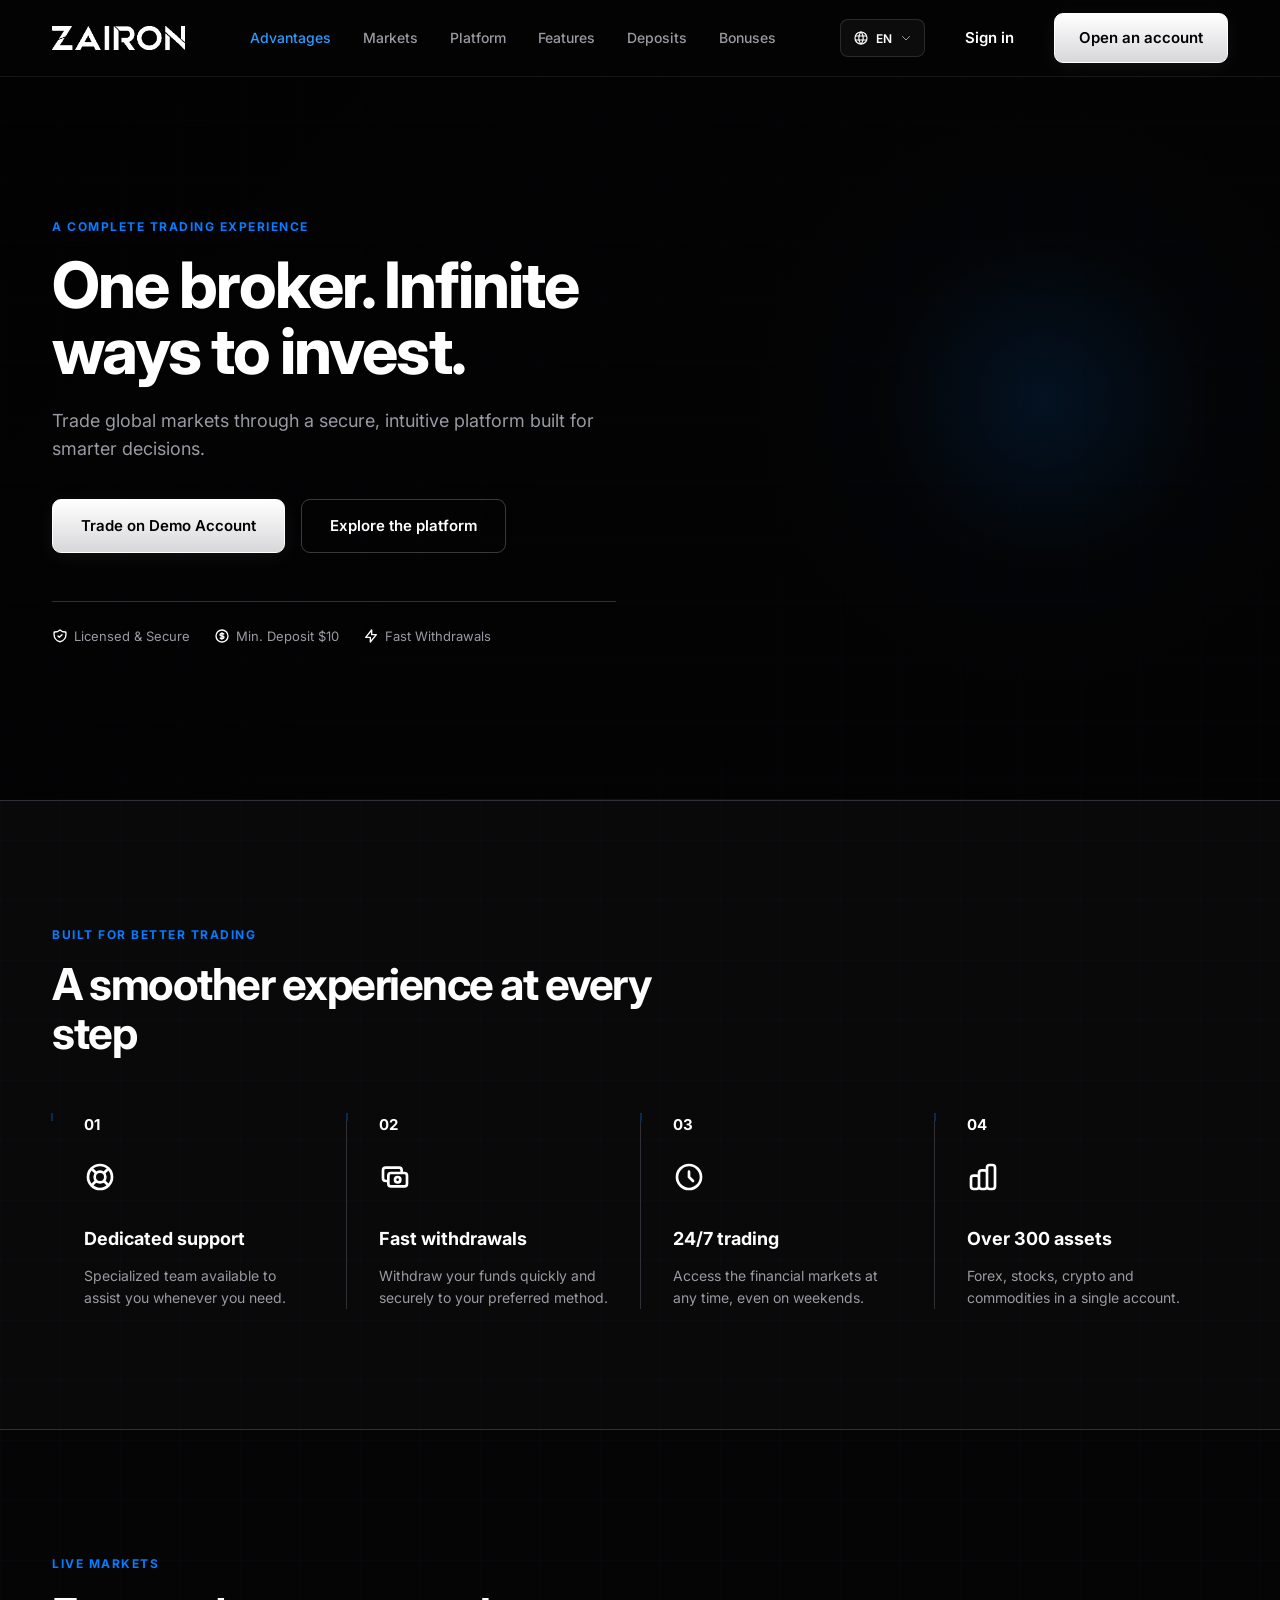
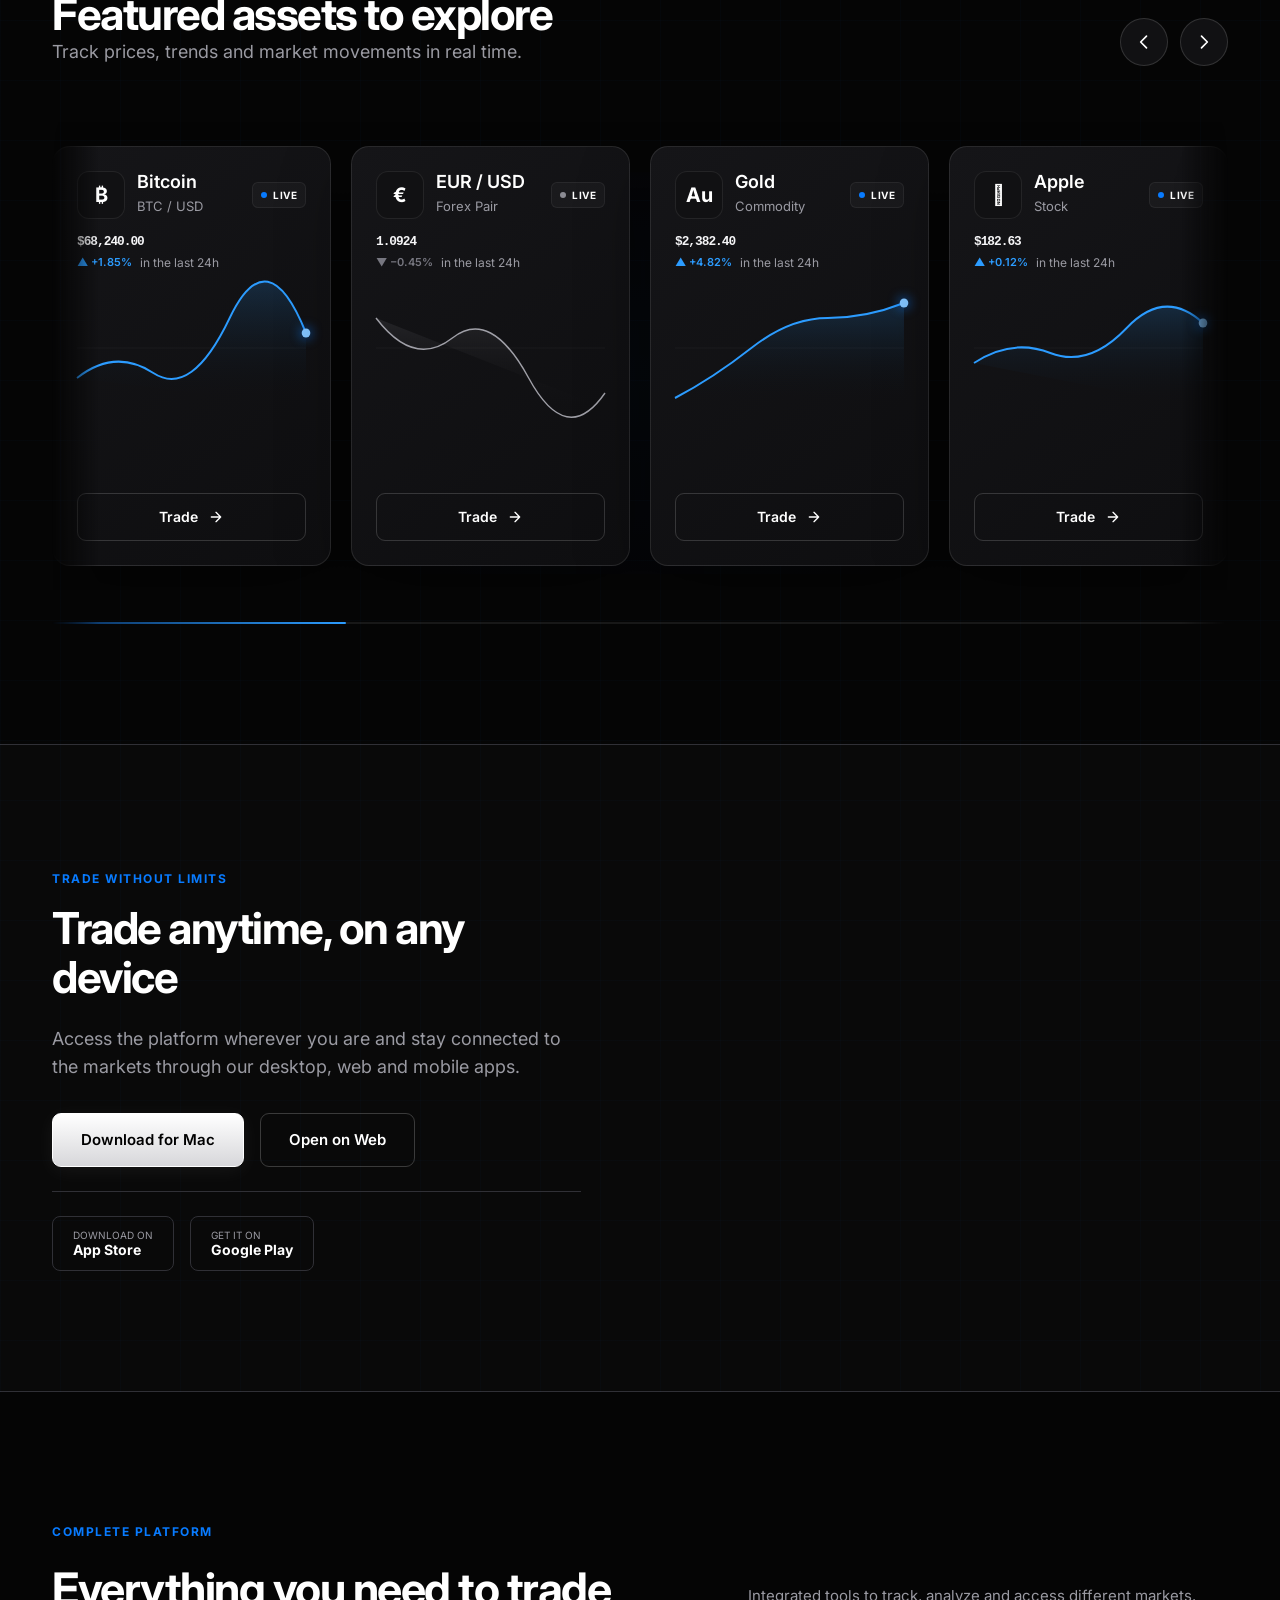
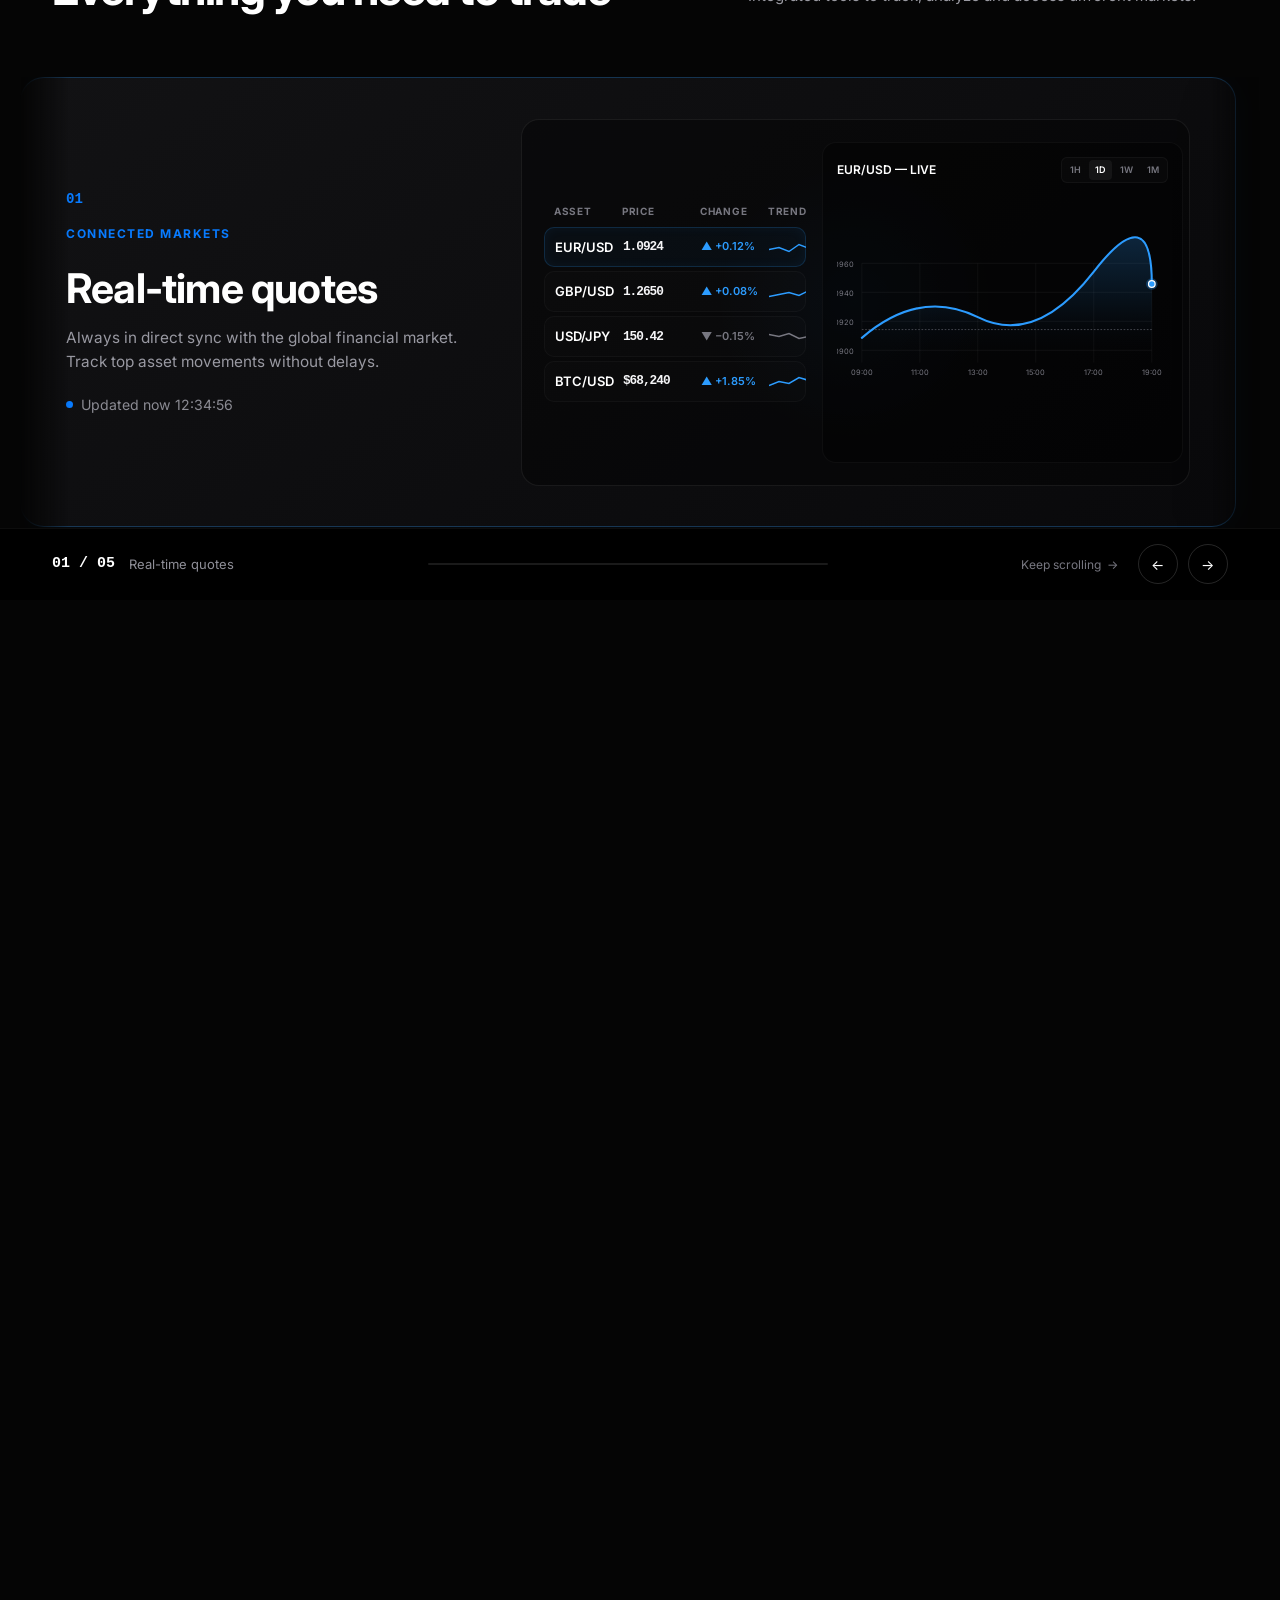
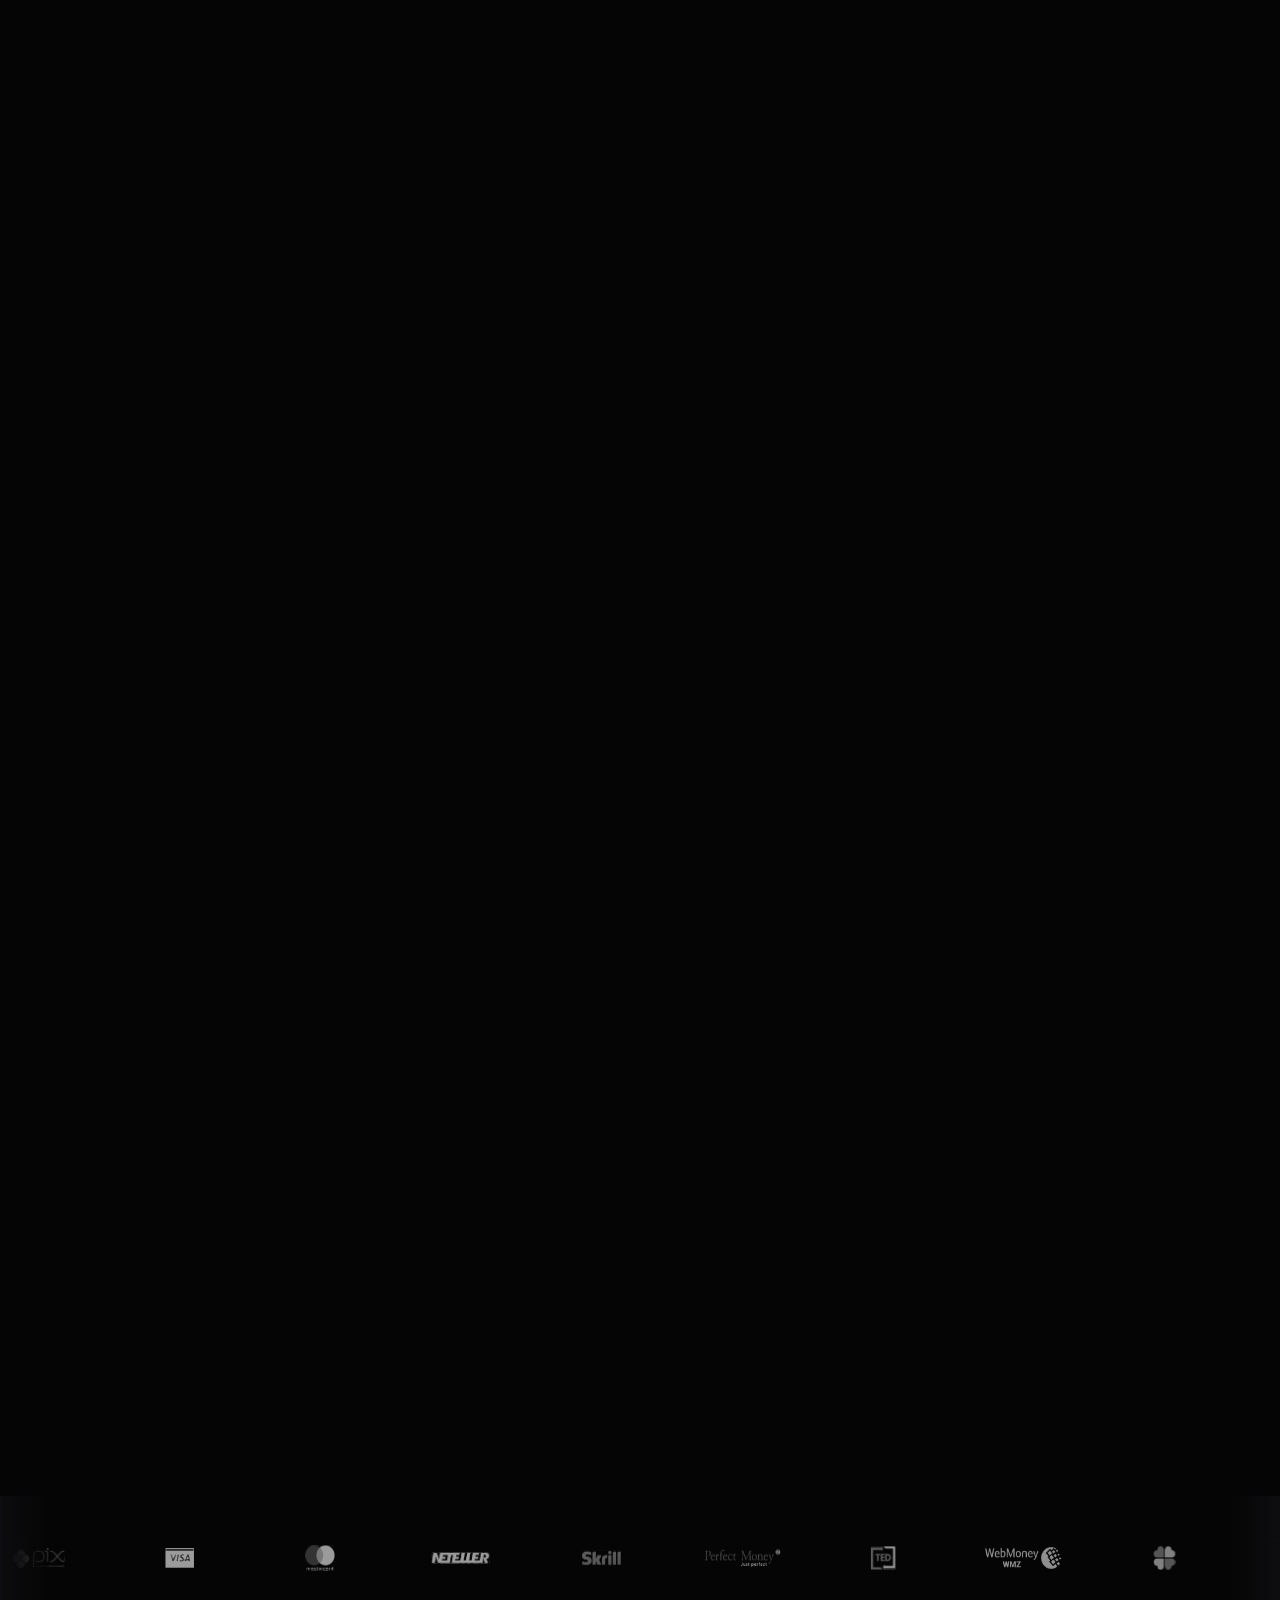
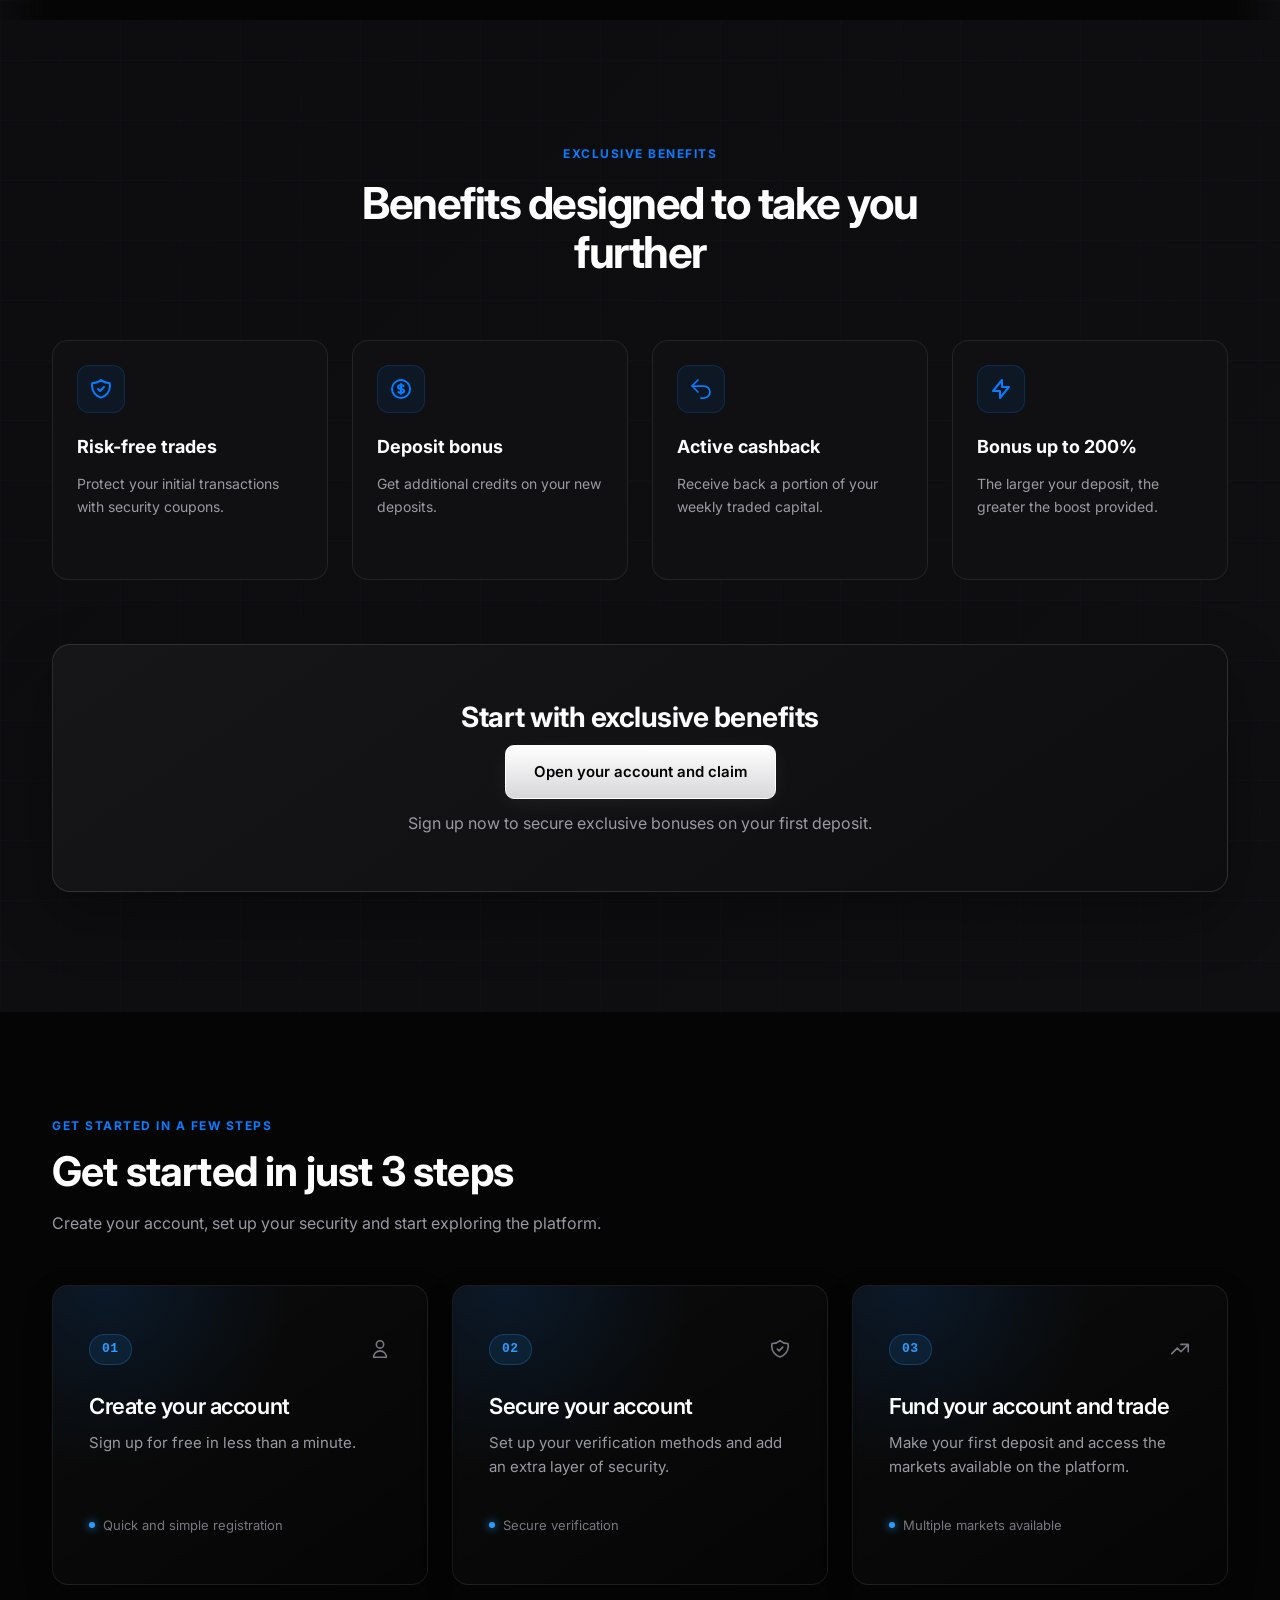
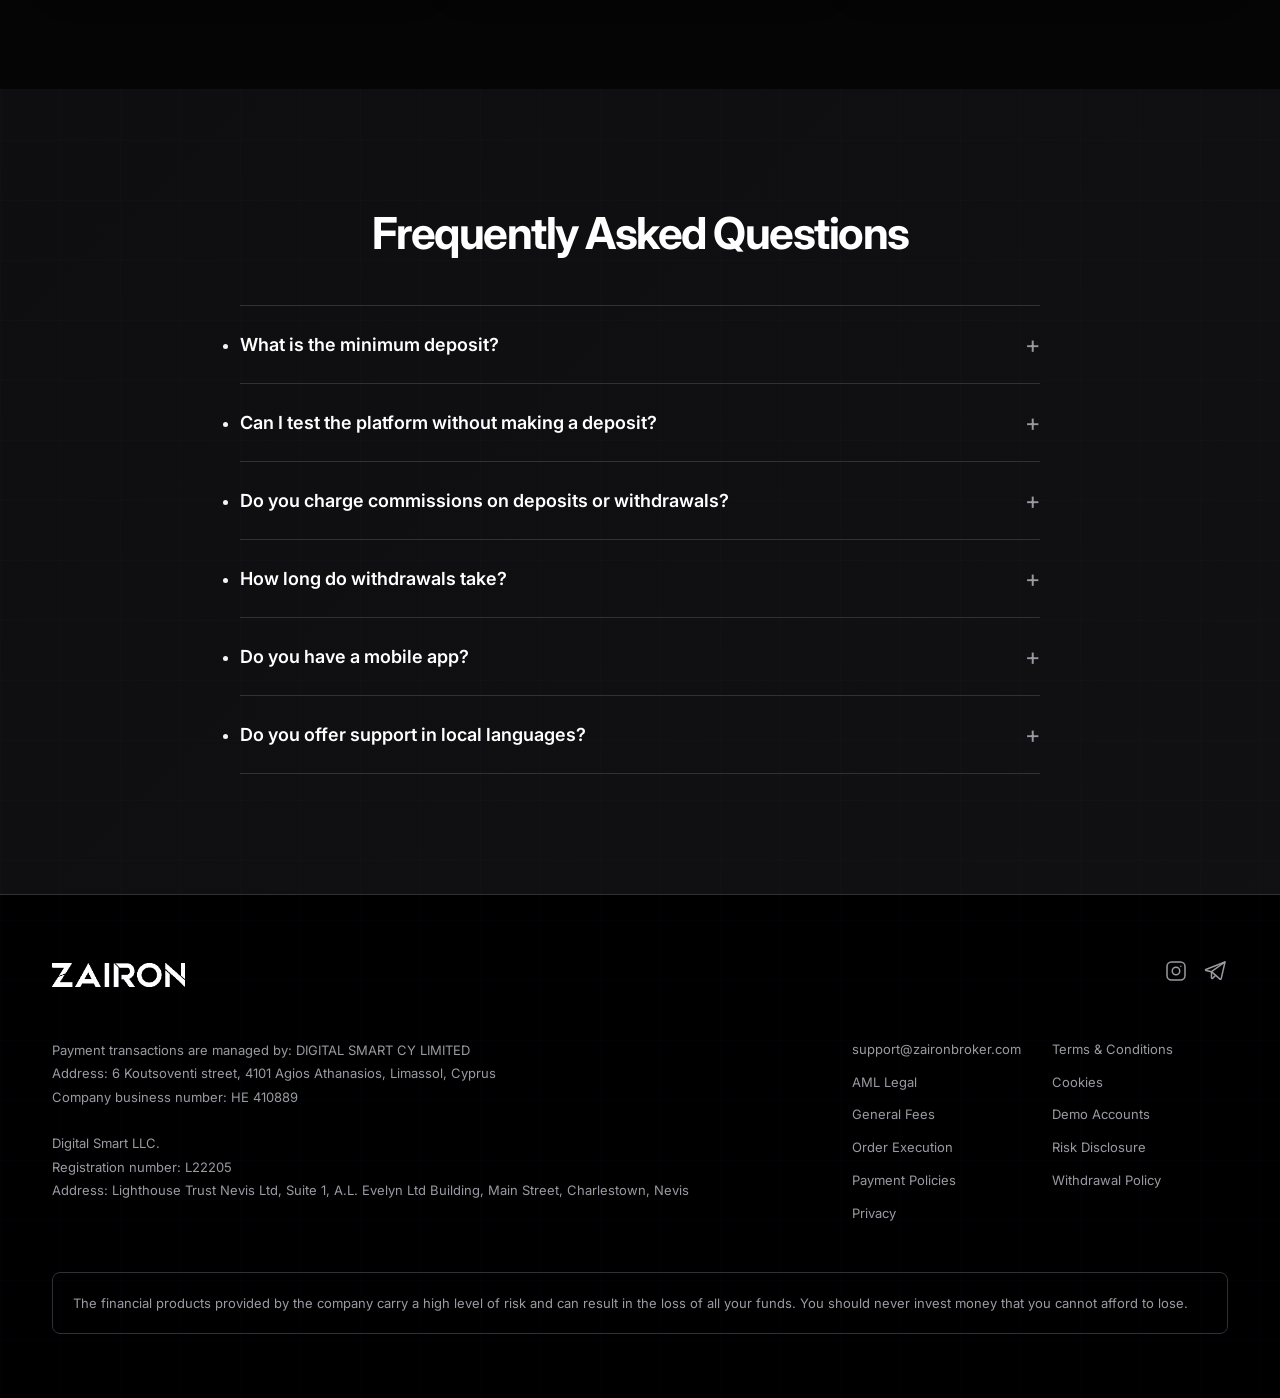
<file: index.html>
<!DOCTYPE html>
<html lang="en">
<head>
  <meta charset="utf-8" />
  <meta name="viewport" content="width=device-width, initial-scale=1" />
  <title id="meta-title">ZAIRON — One Broker. Infinite Ways to Invest.</title>
  <meta name="description" id="meta-desc" content="Trade global markets through a secure, intuitive platform built for smarter decisions." />
  <link rel="icon" type="image/png" href="favicon.png?v=20260930" />
  <link rel="apple-touch-icon" href="favicon.png?v=20260930" />
  <link rel="canonical" id="canonical-link" href="https://zaironbroker.com/" />
  <link rel="alternate" hreflang="en" href="https://zaironbroker.com/" />
  <link rel="alternate" hreflang="pt-BR" href="https://zaironbroker.com/pt-br" />
  <link rel="alternate" hreflang="x-default" href="https://zaironbroker.com/" />
  <meta property="og:title" id="og-title" content="ZAIRON — One Broker. Infinite Ways to Invest." />
  <meta property="og:description" id="og-desc" content="Trade global markets through a secure, intuitive platform built for smarter decisions." />
  <meta name="twitter:title" id="tw-title" content="ZAIRON — One Broker. Infinite Ways to Invest." />
  <meta name="twitter:description" id="tw-desc" content="Trade global markets through a secure, intuitive platform built for smarter decisions." />
  <link rel="stylesheet" href="style.css?v=8" />
</head>
<body>

  <!-- Preloader Premium -->
  <div id="preloader" class="preloader-overlay" aria-hidden="true">
    <div class="preloader-content">
      <div class="preloader-logo-wrap">
        <img src="images/zairon-logo-transparent.png?v=3" alt="ZAIRON" class="preloader-logo-img" />
      </div>
      <div class="preloader-progress-wrap">
        <div class="preloader-progress-bar" id="preloader-bar"></div>
      </div>
      <div class="preloader-percentage" id="preloader-percentage">0%</div>
    </div>
  </div>

  <!-- Header -->
  <div class="header-placement">
    <div class="container">
      <div class="header-wrap">
        <header>
          <a href="#" class="logo" aria-label="ZAIRON home page">
            <img src="images/zairon-logo-transparent.png?v=3" alt="ZAIRON" class="logo-img" />
          </a>
          <nav class="header-menu">
            <a href="#comfort" class="nav-link active" data-i18n="nav.advantages">Advantages</a>
            <a href="#assets" class="nav-link" data-i18n="nav.markets">Markets</a>
            <a href="#trade" class="nav-link" data-i18n="nav.platform">Platform</a>
            <a href="#find" class="nav-link" data-i18n="nav.resources">Features</a>
            <a href="#payment" class="nav-link" data-i18n="nav.payments">Deposits</a>
            <a href="#bonuses" class="nav-link" data-i18n="nav.bonuses">Bonuses</a>
          </nav>
          <div class="header-actions">
            <!-- Language Selector Component -->
            <div class="wrap-lang-switch">
              <button id="lang-switcher-btn" class="button-locale" aria-label="Select language" aria-expanded="false" aria-haspopup="listbox" data-i18n-aria="accessibility.selectLanguage">
                <svg class="globe-icon" xmlns="http://www.w3.org/2000/svg" width="16" height="16" fill="none" viewBox="0 0 24 24" stroke="currentColor" stroke-width="1.75">
                  <path stroke-linecap="round" stroke-linejoin="round" d="M21 12a9 9 0 11-18 0 9 9 0 0118 0z" />
                  <path stroke-linecap="round" stroke-linejoin="round" d="M3.6 9h16.8M3.6 15h16.8" />
                  <path stroke-linecap="round" stroke-linejoin="round" d="M11.5 3a17 17 0 000 18M12.5 3a17 17 0 010 18" />
                </svg>
                <span id="lang-current-label">EN</span>
                <svg class="chevron-icon" xmlns="http://www.w3.org/2000/svg" width="12" height="12" viewBox="0 0 24 24" fill="none" stroke="currentColor" stroke-width="2">
                  <path d="M19 9l-7 7-7-7" stroke-linecap="round" stroke-linejoin="round" />
                </svg>
              </button>
              <div id="lang-dropdown" class="lang-dropdown" role="listbox" aria-label="Languages">
                <button class="lang-option" data-lang="en-US" role="option" aria-selected="true" tabindex="0">
                  <div class="lang-option-text">
                    <span class="lang-name">English</span>
                    <span class="lang-code">EN</span>
                  </div>
                  <span class="lang-check" aria-hidden="true">✓</span>
                </button>
                <button class="lang-option" data-lang="pt-BR" role="option" aria-selected="false" tabindex="0">
                  <div class="lang-option-text">
                    <span class="lang-name">Português (Brasil)</span>
                    <span class="lang-code">PT-BR</span>
                  </div>
                  <span class="lang-check" aria-hidden="true">✓</span>
                </button>
              </div>
            </div>

            <a href="https://trade.zaironbroker.com/account/signup" target="_blank" rel="noopener noreferrer" class="button button-secondary button-medium" style="border: none; background: transparent;" data-i18n="nav.signin">Sign in</a>
            <a href="https://trade.zaironbroker.com/account/signup" target="_blank" rel="noopener noreferrer" class="button button-primary button-medium" data-i18n="nav.openAccount">Open an account</a>

                        <button class="mobile-menu-toggle" id="mobile-menu-btn" aria-label="Toggle navigation menu" aria-expanded="false">
              <span class="bar"></span>
              <span class="bar"></span>
              <span class="bar"></span>
            </button>
          </div>
          <!-- Mobile Navigation Panel (Below Header) -->
          <div id="mobile-nav-panel" class="mobile-nav-panel" aria-label="Mobile navigation menu" role="dialog">
            <nav class="mobile-nav-links">
              <a href="#" class="mobile-nav-link" data-i18n="nav.home">Home</a>
              <a href="#comfort" class="mobile-nav-link" data-i18n="nav.advantages">Advantages</a>
              <a href="#assets" class="mobile-nav-link" data-i18n="nav.markets">Markets</a>
              <a href="#trade" class="mobile-nav-link" data-i18n="nav.platform">Platform</a>
              <a href="#find" class="mobile-nav-link" data-i18n="nav.resources">Features</a>
              <a href="#payment" class="mobile-nav-link" data-i18n="nav.payments">Deposits</a>
              <a href="#bonuses" class="mobile-nav-link" data-i18n="nav.bonuses">Bonuses</a>
              <a href="#faq" class="mobile-nav-link" data-i18n="nav.faq">FAQ</a>
            </nav>
            <div class="mobile-lang-section">
              <span class="mobile-lang-title">Language / Idioma</span>
              <div class="mobile-lang-buttons">
                <button class="mobile-lang-btn active" data-lang="en-US" type="button">
                  <span>English</span>
                  <span class="lang-check" aria-hidden="true">✓</span>
                </button>
                <button class="mobile-lang-btn" data-lang="pt-BR" type="button">
                  <span>Português (Brasil)</span>
                  <span class="lang-check" aria-hidden="true">✓</span>
                </button>
              </div>
            </div>
            <div class="mobile-menu-actions">
              <a href="https://trade.zaironbroker.com/account/signup" target="_blank" rel="noopener noreferrer" class="button button-secondary mobile-menu-btn-full" data-i18n="nav.signin">Sign in</a>
              <a href="https://trade.zaironbroker.com/account/signup" target="_blank" rel="noopener noreferrer" class="button button-primary mobile-menu-btn-full" data-i18n="nav.openAccount">Open an account</a>
            </div>
          </div>
        </header>
      </div>
    </div>
  </div>

  <!-- Hero Section -->
  <section class="hero">
    <div class="hero-video-bg-wrap" aria-hidden="true">
      <video class="hero-video-bg" autoplay loop muted playsinline preload="auto">
        <source src="images/hero-bg-video.mp4" type="video/mp4" />
        <source src="https://novadexy.site/wp-content/uploads/2026/08/Holographic_financial_charts_mov%E2%80%A6_202608051521.mp4" type="video/mp4" />
      </video>
      <div class="hero-video-overlay"></div>
    </div>
    <div class="container">
      <div class="hero-grid">
        <div class="hero-left">
          <span class="badge-tech" data-i18n="hero.badge">A COMPLETE TRADING EXPERIENCE</span>
          <h1 data-i18n="hero.headline">One broker. Infinite ways to invest.</h1>
          <p class="text-l" data-i18n="hero.subheadline">Trade global markets through a secure, intuitive platform built for smarter decisions.</p>
          <div class="buttons-wrap">
            <a href="https://trade.zaironbroker.com/account/signup" target="_blank" rel="noopener noreferrer" class="button button-large button-primary" data-i18n="hero.ctaPrimary">Trade on Demo Account</a>
            <a href="https://trade.zaironbroker.com/account/signup" target="_blank" rel="noopener noreferrer" class="button button-large button-secondary" data-i18n="hero.ctaSecondary">Explore the platform</a>
          </div>
          <div class="hero-trust-indicators">
            <div class="hero-trust-item">
              <svg fill="none" viewBox="0 0 24 24" stroke="currentColor" width="16" height="16"><path stroke-linecap="round" stroke-linejoin="round" stroke-width="2" d="M9 12l2 2 4-4m5.618-4.016A11.955 11.955 0 0112 2.944a11.955 11.955 0 01-8.618 3.04A12.02 12.02 0 003 9c0 5.591 3.824 10.29 9 11.622 5.176-1.332 9-6.03 9-11.622 0-1.042-.133-2.052-.382-3.016z" /></svg>
              <span data-i18n="hero.trustLicensed">Licensed & Secure</span>
            </div>
            <div class="hero-trust-item">
              <svg fill="none" viewBox="0 0 24 24" stroke="currentColor" width="16" height="16"><path stroke-linecap="round" stroke-linejoin="round" stroke-width="2" d="M12 8c-1.657 0-3 .895-3 2s1.343 2 3 2 3 .895 3 2-1.343 2-3 2m0-8c1.11 0 2.08.402 2.599 1M12 8V7m0 1v8m0 0v1m0-1c-1.11 0-2.08-.402-2.599-1M21 12a9 9 0 11-18 0 9 9 0 0118 0z" /></svg>
              <span data-i18n="hero.trustMinDeposit">Min. Deposit $10</span>
            </div>
            <div class="hero-trust-item">
              <svg fill="none" viewBox="0 0 24 24" stroke="currentColor" width="16" height="16"><path stroke-linecap="round" stroke-linejoin="round" stroke-width="2" d="M13 10V3L4 14h7v7l9-11h-7z" /></svg>
              <span data-i18n="hero.trustFastWithdrawal">Fast Withdrawals</span>
            </div>
          </div>
        </div>

        <div class="hero-right">
          <!-- Glassmorphism Terminal Dashboard -->
          <div class="dashboard-panel">
            <div class="dashboard-header">
              <div class="dashboard-title">
                <span class="dashboard-dot"></span>
                <span data-i18n="hero.terminalTitle">ZAIRON Terminal</span>
              </div>
              <div class="dashboard-meta" data-i18n="hero.sslMeta">SSL Secure Connection</div>
            </div>
            <div class="dashboard-grid">
              <div class="dashboard-chart-wrap">
                <div class="dashboard-chart-header">
                  <span class="dashboard-chart-title" data-i18n="hero.chartTitle">EUR / USD (Real Time)</span>
                  <span class="dashboard-chart-val" style="color: var(--blue-accent);">1.0924 (▲ +0.12%)</span>
                </div>
                <div class="dashboard-chart">
                  <svg viewBox="0 0 100 40" width="100%" height="100%" preserveAspectRatio="none">
                    <defs>
                      <linearGradient id="hero-chart-grad" x1="0" y1="0" x2="0" y2="1">
                        <stop offset="0%" stop-color="rgba(44,156,255,0.2)" />
                        <stop offset="100%" stop-color="transparent" />
                      </linearGradient>
                    </defs>
                    <path d="M0,35 Q20,15 40,25 T80,5 T100,10 L100,40 L0,40 Z" fill="url(#hero-chart-grad)" />
                    <path d="M0,35 Q20,15 40,25 T80,5 T100,10" fill="none" stroke="var(--blue-accent)" stroke-width="1.5" />
                    <circle cx="100" cy="10" r="1.5" fill="#83C5FF" />
                  </svg>
                </div>
              </div>
              <div class="dashboard-portfolio">
                <div class="portfolio-card">
                  <div class="portfolio-label" data-i18n="hero.demoBalanceLabel">Demo Account Balance</div>
                  <div class="portfolio-val" data-format-currency="10000">$10,000</div>
                  <div class="portfolio-change" style="color: var(--blue-accent);" data-i18n="hero.rechargeable">Rechargeable</div>
                </div>
                <div class="portfolio-card">
                  <div class="portfolio-label" data-i18n="hero.maxReturnLabel">Max Return</div>
                  <div class="portfolio-val" data-i18n="hero.upTo95">Up to 95%</div>
                  <div class="portfolio-change" data-i18n="hero.perTrade">Per trade</div>
                </div>
              </div>
            </div>
          </div>
          <!-- Floating Mini Cards -->
          <div class="hero-floating-cards">
            <div class="hero-mini-card active">
              <div class="mini-card-icon" style="background: #E8B931; color: #000; border: none;">₿</div>
              <div class="mini-card-info">
                <span class="mini-card-ticker">BTC / USD</span>
                <span class="mini-card-price" data-format-currency="68240">$68,240</span>
              </div>
              <span class="mini-card-change up" style="color: var(--blue-accent);">▲ +1.85%</span>
            </div>
            <div class="hero-mini-card">
              <div class="mini-card-icon" style="background: #101012; color: #fff;">€</div>
              <div class="mini-card-info">
                <span class="mini-card-ticker">EUR / USD</span>
                <span class="mini-card-price">1.0924</span>
              </div>
              <span class="mini-card-change down">▼ −0.45%</span>
            </div>
            <div class="hero-mini-card">
              <div class="mini-card-icon" style="background: #D4AF37; color: #000; border: none;">Au</div>
              <div class="mini-card-info">
                <span class="mini-card-ticker" data-i18n="assets.gold">Gold</span>
                <span class="mini-card-price" data-format-currency="2382">$2,382</span>
              </div>
              <span class="mini-card-change up" style="color: var(--blue-accent);">▲ +4.82%</span>
            </div>
          </div>
        </div>
      </div>
    </div>
  </section>

  <!-- Comfort Section (Benefícios) -->
  <section class="comfort section-padding" id="comfort">
    <div class="container">
      <div class="section-title-wrap">
        <span class="badge-tech" data-i18n="benefits.badge">BUILT FOR BETTER TRADING</span>
        <h2 data-i18n="benefits.headline">A smoother experience at every step</h2>
      </div>
      <ul class="comfort-list-editorial">
        <li class="comfort-editorial-item">
          <span class="step-num">01</span>
          <div class="icon-wrap">
            <svg xmlns="http://www.w3.org/2000/svg" fill="none" viewBox="0 0 24 24" stroke="currentColor">
              <path stroke-linecap="round" stroke-linejoin="round" stroke-width="2" d="M18.364 5.636l-3.536 3.536m0 5.656l3.536 3.536M9.172 9.172L5.636 5.636m3.536 9.192l-3.536 3.536M21 12a9 9 0 11-18 0 9 9 0 0118 0zm-5 0a4 4 0 11-8 0 4 4 0 018 0z" />
            </svg>
          </div>
          <h4 data-i18n="benefits.supportTitle">Dedicated support</h4>
          <p data-i18n="benefits.supportDesc">Specialized team available to assist you whenever you need.</p>
        </li>
        <li class="comfort-editorial-item">
          <span class="step-num">02</span>
          <div class="icon-wrap">
            <svg xmlns="http://www.w3.org/2000/svg" fill="none" viewBox="0 0 24 24" stroke="currentColor">
              <path stroke-linecap="round" stroke-linejoin="round" stroke-width="2" d="M17 9V7a2 2 0 00-2-2H5a2 2 0 00-2 2v6a2 2 0 002 2h2m2 4h10a2 2 0 002-2v-6a2 2 0 00-2-2H9a2 2 0 00-2 2v6a2 2 0 002 2zm7-5a2 2 0 11-4 0 2 2 0 014 0z" />
            </svg>
          </div>
          <h4 data-i18n="benefits.withdrawalsTitle">Fast withdrawals</h4>
          <p data-i18n="benefits.withdrawalsDesc">Withdraw your funds quickly and securely to your preferred method.</p>
        </li>
        <li class="comfort-editorial-item">
          <span class="step-num">03</span>
          <div class="icon-wrap">
            <svg xmlns="http://www.w3.org/2000/svg" fill="none" viewBox="0 0 24 24" stroke="currentColor">
              <path stroke-linecap="round" stroke-linejoin="round" stroke-width="2" d="M12 8v4l3 3m6-3a9 9 0 11-18 0 9 9 0 0118 0z" />
            </svg>
          </div>
          <h4 data-i18n="benefits.trading247Title">24/7 trading</h4>
          <p data-i18n="benefits.trading247Desc">Access the financial markets at any time, even on weekends.</p>
        </li>
        <li class="comfort-editorial-item">
          <span class="step-num">04</span>
          <div class="icon-wrap">
            <svg xmlns="http://www.w3.org/2000/svg" fill="none" viewBox="0 0 24 24" stroke="currentColor">
              <path stroke-linecap="round" stroke-linejoin="round" stroke-width="2" d="M9 19v-6a2 2 0 00-2-2H5a2 2 0 00-2 2v6a2 2 0 002 2h2a2 2 0 002-2zm0 0V9a2 2 0 012-2h2a2 2 0 012 2v10m-6 0a2 2 0 002 2h2a2 2 0 002-2m0 0V5a2 2 0 012-2h2a2 2 0 012 2v14a2 2 0 01-2 2h-2a2 2 0 01-2-2z" />
            </svg>
          </div>
          <h4 data-i18n="benefits.assets300Title">Over 300 assets</h4>
          <p data-i18n="benefits.assets300Desc">Forex, stocks, crypto and commodities in a single account.</p>
        </li>
      </ul>
    </div>
  </section>

  <!-- Assets Section -->
  <section class="assets-wrap section-padding" id="assets" style="background: #050505;">
    <div class="container">
      <div class="slider-title">
        <div class="assets-text">
          <span class="badge-tech" data-i18n="assets.badge">LIVE MARKETS</span>
          <h2 data-i18n="assets.headline">Featured assets to explore</h2>
          <p class="text-l" data-i18n="assets.subheadline">Track prices, trends and market movements in real time.</p>
        </div>
        <div class="swiper-nav">
          <button class="swiper-button-prev" id="carousel-prev-btn" aria-label="Previous" data-i18n-aria="accessibility.previous">
            <svg width="20" height="20" viewBox="0 0 24 24" fill="none" stroke="currentColor" stroke-width="2">
              <path d="M15 19L8 12L15 5" stroke-linecap="round" stroke-linejoin="round"/>
            </svg>
          </button>
          <button class="swiper-button-next" id="carousel-next-btn" aria-label="Next" data-i18n-aria="accessibility.next">
            <svg width="20" height="20" viewBox="0 0 24 24" fill="none" stroke="currentColor" stroke-width="2">
              <path d="M9 5L16 12L9 19" stroke-linecap="round" stroke-linejoin="round"/>
            </svg>
          </button>
        </div>
      </div>

      <div class="assets-carousel-wrapper">
        <div class="assets-carousel" id="assets-carousel-track">
          <!-- Card 1: Bitcoin -->
          <div class="asset-slide" tabindex="0">
            <div class="asset-slide-header">
              <div class="asset-slide-logo-wrap">
                <div class="asset-slide-logo">₿</div>
              </div>
              <div class="asset-slide-info">
                <h5>Bitcoin</h5>
                <span class="text-s">BTC / USD</span>
              </div>
              <div class="live-badge-wrap" aria-hidden="true">
                <span class="live-dot"></span>
                <span class="live-badge" data-i18n="assets.live">LIVE</span>
              </div>
            </div>
            <div class="asset-slide-pricing">
              <div class="asset-price" id="price-btc" data-format-currency="68240">$68,240.00</div>
              <div class="asset-change-row">
                <span class="asset-change up" id="change-btc">▲ +1.85%</span>
                <span class="asset-period" data-i18n="assets.last24h">in the last 24h</span>
              </div>
            </div>
            <div class="asset-slide-chart-container">
              <svg class="sparkline-svg" viewBox="0 0 240 120" preserveAspectRatio="none">
                <defs>
                  <linearGradient id="grad-btc" x1="0" y1="0" x2="0" y2="1">
                    <stop offset="0%" stop-color="rgba(44,156,255,0.18)" />
                    <stop offset="100%" stop-color="transparent" />
                  </linearGradient>
                </defs>
                <line x1="0" y1="60" x2="240" y2="60" class="sparkline-grid" />
                <path class="sparkline-area" d="M 0 90 Q 40 60 80 85 T 160 30 T 240 45 L 240 120 Z" fill="url(#grad-btc)" />
                <path class="sparkline-path" d="M 0 90 Q 40 60 80 85 T 160 30 T 240 45" fill="none" stroke="#2C9CFF" stroke-width="2" />
                <circle cx="240" cy="45" r="4.5" fill="#83C5FF" class="sparkline-glow" />
              </svg>
            </div>
            <div class="asset-slide-action">
              <a href="https://trade.zaironbroker.com/account/signup" target="_blank" rel="noopener noreferrer" class="button button-card-action">
                <span data-i18n="assets.btnTrade">Trade</span>
                <svg width="16" height="16" viewBox="0 0 24 24" fill="none" stroke="currentColor" stroke-width="2" class="action-arrow">
                  <path d="M5 12h14M12 5l7 7-7 7" stroke-linecap="round" stroke-linejoin="round"/>
                </svg>
              </a>
            </div>
          </div>

          <!-- Card 2: EUR/USD -->
          <div class="asset-slide" tabindex="0">
            <div class="asset-slide-header">
              <div class="asset-slide-logo-wrap">
                <div class="asset-slide-logo">€</div>
              </div>
              <div class="asset-slide-info">
                <h5>EUR / USD</h5>
                <span class="text-s" data-i18n="assets.subForex">Forex Pair</span>
              </div>
              <div class="live-badge-wrap" aria-hidden="true">
                <span class="live-dot" style="background: #8B8B93; box-shadow: none;"></span>
                <span class="live-badge" data-i18n="assets.live">LIVE</span>
              </div>
            </div>
            <div class="asset-slide-pricing">
              <div class="asset-price" id="price-eur">1.0924</div>
              <div class="asset-change-row">
                <span class="asset-change down" id="change-eur">▼ −0.45%</span>
                <span class="asset-period" data-i18n="assets.last24h">in the last 24h</span>
              </div>
            </div>
            <div class="asset-slide-chart-container">
              <svg class="sparkline-svg" viewBox="0 0 240 120" preserveAspectRatio="none">
                <defs>
                  <linearGradient id="grad-eur" x1="0" y1="0" x2="0" y2="1">
                    <stop offset="0%" stop-color="rgba(160,160,168,0.12)" />
                    <stop offset="100%" stop-color="transparent" />
                  </linearGradient>
                </defs>
                <line x1="0" y1="60" x2="240" y2="60" class="sparkline-grid" />
                <path class="sparkline-area" d="M 0 30 Q 40 80 80 50 T 160 90 T 240 105 L 240 120 Z" fill="url(#grad-eur)" />
                <path class="sparkline-path" d="M 0 30 Q 40 80 80 50 T 160 90 T 240 105" fill="none" stroke="#A0A0A8" stroke-width="1.5" />
              </svg>
            </div>
            <div class="asset-slide-action">
              <a href="https://trade.zaironbroker.com/account/signup" target="_blank" rel="noopener noreferrer" class="button button-card-action">
                <span data-i18n="assets.btnTrade">Trade</span>
                <svg width="16" height="16" viewBox="0 0 24 24" fill="none" stroke="currentColor" stroke-width="2" class="action-arrow">
                  <path d="M5 12h14M12 5l7 7-7 7" stroke-linecap="round" stroke-linejoin="round"/>
                </svg>
              </a>
            </div>
          </div>

          <!-- Card 3: Gold -->
          <div class="asset-slide" tabindex="0">
            <div class="asset-slide-header">
              <div class="asset-slide-logo-wrap">
                <div class="asset-slide-logo">Au</div>
              </div>
              <div class="asset-slide-info">
                <h5 data-i18n="assets.gold">Gold</h5>
                <span class="text-s" data-i18n="assets.subCommodity">Commodity</span>
              </div>
              <div class="live-badge-wrap" aria-hidden="true">
                <span class="live-dot"></span>
                <span class="live-badge" data-i18n="assets.live">LIVE</span>
              </div>
            </div>
            <div class="asset-slide-pricing">
              <div class="asset-price" id="price-gold" data-format-currency="2382.40">$2,382.40</div>
              <div class="asset-change-row">
                <span class="asset-change up" id="change-gold">▲ +4.82%</span>
                <span class="asset-period" data-i18n="assets.last24h">in the last 24h</span>
              </div>
            </div>
            <div class="asset-slide-chart-container">
              <svg class="sparkline-svg" viewBox="0 0 240 120" preserveAspectRatio="none">
                <defs>
                  <linearGradient id="grad-gold" x1="0" y1="0" x2="0" y2="1">
                    <stop offset="0%" stop-color="rgba(44,156,255,0.18)" />
                    <stop offset="100%" stop-color="transparent" />
                  </linearGradient>
                </defs>
                <line x1="0" y1="60" x2="240" y2="60" class="sparkline-grid" />
                <path class="sparkline-area" d="M 0 110 Q 40 90 80 60 T 160 30 T 240 15 L 240 120 Z" fill="url(#grad-gold)" />
                <path class="sparkline-path" d="M 0 110 Q 40 90 80 60 T 160 30 T 240 15" fill="none" stroke="#2C9CFF" stroke-width="2" />
                <circle cx="240" cy="15" r="4.5" fill="#83C5FF" class="sparkline-glow" />
              </svg>
            </div>
            <div class="asset-slide-action">
              <a href="https://trade.zaironbroker.com/account/signup" target="_blank" rel="noopener noreferrer" class="button button-card-action">
                <span data-i18n="assets.btnTrade">Trade</span>
                <svg width="16" height="16" viewBox="0 0 24 24" fill="none" stroke="currentColor" stroke-width="2" class="action-arrow">
                  <path d="M5 12h14M12 5l7 7-7 7" stroke-linecap="round" stroke-linejoin="round"/>
                </svg>
              </a>
            </div>
          </div>

          <!-- Card 4: Apple -->
          <div class="asset-slide" tabindex="0">
            <div class="asset-slide-header">
              <div class="asset-slide-logo-wrap">
                <div class="asset-slide-logo"></div>
              </div>
              <div class="asset-slide-info">
                <h5>Apple</h5>
                <span class="text-s" data-i18n="assets.subStock">AAPL / Stock</span>
              </div>
              <div class="live-badge-wrap" aria-hidden="true">
                <span class="live-dot"></span>
                <span class="live-badge" data-i18n="assets.live">LIVE</span>
              </div>
            </div>
            <div class="asset-slide-pricing">
              <div class="asset-price" id="price-aapl" data-format-currency="182.63">$182.63</div>
              <div class="asset-change-row">
                <span class="asset-change up" id="change-aapl">▲ +0.12%</span>
                <span class="asset-period" data-i18n="assets.last24h">in the last 24h</span>
              </div>
            </div>
            <div class="asset-slide-chart-container">
              <svg class="sparkline-svg" viewBox="0 0 240 120" preserveAspectRatio="none">
                <defs>
                  <linearGradient id="grad-aapl" x1="0" y1="0" x2="0" y2="1">
                    <stop offset="0%" stop-color="rgba(44,156,255,0.18)" />
                    <stop offset="100%" stop-color="transparent" />
                  </linearGradient>
                </defs>
                <line x1="0" y1="60" x2="240" y2="60" class="sparkline-grid" />
                <path class="sparkline-area" d="M 0 75 Q 40 50 80 65 T 160 40 T 240 35 L 240 120 Z" fill="url(#grad-aapl)" />
                <path class="sparkline-path" d="M 0 75 Q 40 50 80 65 T 160 40 T 240 35" fill="none" stroke="#2C9CFF" stroke-width="2" />
                <circle cx="240" cy="35" r="4.5" fill="#83C5FF" class="sparkline-glow" />
              </svg>
            </div>
            <div class="asset-slide-action">
              <a href="https://trade.zaironbroker.com/account/signup" target="_blank" rel="noopener noreferrer" class="button button-card-action">
                <span data-i18n="assets.btnTrade">Trade</span>
                <svg width="16" height="16" viewBox="0 0 24 24" fill="none" stroke="currentColor" stroke-width="2" class="action-arrow">
                  <path d="M5 12h14M12 5l7 7-7 7" stroke-linecap="round" stroke-linejoin="round"/>
                </svg>
              </a>
            </div>
          </div>

          <!-- Card 5: Ethereum -->
          <div class="asset-slide" tabindex="0">
            <div class="asset-slide-header">
              <div class="asset-slide-logo-wrap">
                <div class="asset-slide-logo">Ξ</div>
              </div>
              <div class="asset-slide-info">
                <h5>Ethereum</h5>
                <span class="text-s">ETH / USD</span>
              </div>
              <div class="live-badge-wrap" aria-hidden="true">
                <span class="live-dot"></span>
                <span class="live-badge" data-i18n="assets.live">LIVE</span>
              </div>
            </div>
            <div class="asset-slide-pricing">
              <div class="asset-price" id="price-eth" data-format-currency="3412.50">$3,412.50</div>
              <div class="asset-change-row">
                <span class="asset-change up" id="change-eth">▲ +2.45%</span>
                <span class="asset-period" data-i18n="assets.last24h">in the last 24h</span>
              </div>
            </div>
            <div class="asset-slide-chart-container">
              <svg class="sparkline-svg" viewBox="0 0 240 120" preserveAspectRatio="none">
                <defs>
                  <linearGradient id="grad-eth" x1="0" y1="0" x2="0" y2="1">
                    <stop offset="0%" stop-color="rgba(44,156,255,0.18)" />
                    <stop offset="100%" stop-color="transparent" />
                  </linearGradient>
                </defs>
                <line x1="0" y1="60" x2="240" y2="60" class="sparkline-grid" />
                <path class="sparkline-area" d="M 0 85 Q 40 70 80 80 T 160 35 T 240 20 L 240 120 Z" fill="url(#grad-eth)" />
                <path class="sparkline-path" d="M 0 85 Q 40 70 80 80 T 160 35 T 240 20" fill="none" stroke="#2C9CFF" stroke-width="2" />
                <circle cx="240" cy="20" r="4.5" fill="#83C5FF" class="sparkline-glow" />
              </svg>
            </div>
            <div class="asset-slide-action">
              <a href="https://trade.zaironbroker.com/account/signup" target="_blank" rel="noopener noreferrer" class="button button-card-action">
                <span data-i18n="assets.btnTrade">Trade</span>
                <svg width="16" height="16" viewBox="0 0 24 24" fill="none" stroke="currentColor" stroke-width="2" class="action-arrow">
                  <path d="M5 12h14M12 5l7 7-7 7" stroke-linecap="round" stroke-linejoin="round"/>
                </svg>
              </a>
            </div>
          </div>

          <!-- Card 6: Nasdaq 100 -->
          <div class="asset-slide" tabindex="0">
            <div class="asset-slide-header">
              <div class="asset-slide-logo-wrap">
                <div class="asset-slide-logo">NQ</div>
              </div>
              <div class="asset-slide-info">
                <h5>Nasdaq 100</h5>
                <span class="text-s" data-i18n="assets.subUs100">US100 Index</span>
              </div>
              <div class="live-badge-wrap" aria-hidden="true">
                <span class="live-dot" style="background: #8B8B93; box-shadow: none;"></span>
                <span class="live-badge" data-i18n="assets.live">LIVE</span>
              </div>
            </div>
            <div class="asset-slide-pricing">
              <div class="asset-price" id="price-nq">17,842.10</div>
              <div class="asset-change-row">
                <span class="asset-change down" id="change-nq">▼ −0.82%</span>
                <span class="asset-period" data-i18n="assets.last24h">in the last 24h</span>
              </div>
            </div>
            <div class="asset-slide-chart-container">
              <svg class="sparkline-svg" viewBox="0 0 240 120" preserveAspectRatio="none">
                <defs>
                  <linearGradient id="grad-nq" x1="0" y1="0" x2="0" y2="1">
                    <stop offset="0%" stop-color="rgba(160,160,168,0.12)" />
                    <stop offset="100%" stop-color="transparent" />
                  </linearGradient>
                </defs>
                <line x1="0" y1="60" x2="240" y2="60" class="sparkline-grid" />
                <path class="sparkline-area" d="M 0 40 Q 40 50 80 75 T 160 95 T 240 90 L 240 120 Z" fill="url(#grad-nq)" />
                <path class="sparkline-path" d="M 0 40 Q 40 50 80 75 T 160 95 T 240 90" fill="none" stroke="#A0A0A8" stroke-width="1.5" />
              </svg>
            </div>
            <div class="asset-slide-action">
              <a href="https://trade.zaironbroker.com/account/signup" target="_blank" rel="noopener noreferrer" class="button button-card-action">
                <span data-i18n="assets.btnTrade">Trade</span>
                <svg width="16" height="16" viewBox="0 0 24 24" fill="none" stroke="currentColor" stroke-width="2" class="action-arrow">
                  <path d="M5 12h14M12 5l7 7-7 7" stroke-linecap="round" stroke-linejoin="round"/>
                </svg>
              </a>
            </div>
          </div>

          <!-- Card 7: Tesla -->
          <div class="asset-slide" tabindex="0">
            <div class="asset-slide-header">
              <div class="asset-slide-logo-wrap">
                <div class="asset-slide-logo">T</div>
              </div>
              <div class="asset-slide-info">
                <h5>Tesla</h5>
                <span class="text-s" data-i18n="assets.subStock">TSLA / Stock</span>
              </div>
              <div class="live-badge-wrap" aria-hidden="true">
                <span class="live-dot"></span>
                <span class="live-badge" data-i18n="assets.live">LIVE</span>
              </div>
            </div>
            <div class="asset-slide-pricing">
              <div class="asset-price" id="price-tsla" data-format-currency="178.45">$178.45</div>
              <div class="asset-change-row">
                <span class="asset-change up" id="change-tsla">▲ +3.15%</span>
                <span class="asset-period" data-i18n="assets.last24h">in the last 24h</span>
              </div>
            </div>
            <div class="asset-slide-chart-container">
              <svg class="sparkline-svg" viewBox="0 0 240 120" preserveAspectRatio="none">
                <defs>
                  <linearGradient id="grad-tsla" x1="0" y1="0" x2="0" y2="1">
                    <stop offset="0%" stop-color="rgba(44,156,255,0.18)" />
                    <stop offset="100%" stop-color="transparent" />
                  </linearGradient>
                </defs>
                <line x1="0" y1="60" x2="240" y2="60" class="sparkline-grid" />
                <path class="sparkline-area" d="M 0 100 Q 40 95 80 80 T 160 45 T 240 30 L 240 120 Z" fill="url(#grad-tsla)" />
                <path class="sparkline-path" d="M 0 100 Q 40 95 80 80 T 160 45 T 240 30" fill="none" stroke="#2C9CFF" stroke-width="2" />
                <circle cx="240" cy="30" r="4.5" fill="#83C5FF" class="sparkline-glow" />
              </svg>
            </div>
            <div class="asset-slide-action">
              <a href="https://trade.zaironbroker.com/account/signup" target="_blank" rel="noopener noreferrer" class="button button-card-action">
                <span data-i18n="assets.btnTrade">Trade</span>
                <svg width="16" height="16" viewBox="0 0 24 24" fill="none" stroke="currentColor" stroke-width="2" class="action-arrow">
                  <path d="M5 12h14M12 5l7 7-7 7" stroke-linecap="round" stroke-linejoin="round"/>
                </svg>
              </a>
            </div>
          </div>

          <!-- Card 8: S&P 500 -->
          <div class="asset-slide" tabindex="0">
            <div class="asset-slide-header">
              <div class="asset-slide-logo-wrap">
                <div class="asset-slide-logo">SP</div>
              </div>
              <div class="asset-slide-info">
                <h5>S&P 500</h5>
                <span class="text-s" data-i18n="assets.subSpx">SPX Index</span>
              </div>
              <div class="live-badge-wrap" aria-hidden="true">
                <span class="live-dot" style="background: #8B8B93; box-shadow: none;"></span>
                <span class="live-badge" data-i18n="assets.live">LIVE</span>
              </div>
            </div>
            <div class="asset-slide-pricing">
              <div class="asset-price" id="price-sp">5,117.80</div>
              <div class="asset-change-row">
                <span class="asset-change down" id="change-sp">▼ −0.24%</span>
                <span class="asset-period" data-i18n="assets.last24h">in the last 24h</span>
              </div>
            </div>
            <div class="asset-slide-chart-container">
              <svg class="sparkline-svg" viewBox="0 0 240 120" preserveAspectRatio="none">
                <defs>
                  <linearGradient id="grad-spx" x1="0" y1="0" x2="0" y2="1">
                    <stop offset="0%" stop-color="rgba(160,160,168,0.12)" />
                    <stop offset="100%" stop-color="transparent" />
                  </linearGradient>
                </defs>
                <line x1="0" y1="60" x2="240" y2="60" class="sparkline-grid" />
                <path class="sparkline-area" d="M 0 50 Q 40 55 80 65 T 160 85 T 240 85 L 240 120 Z" fill="url(#grad-spx)" />
                <path class="sparkline-path" d="M 0 50 Q 40 55 80 65 T 160 85 T 240 85" fill="none" stroke="#A0A0A8" stroke-width="1.5" />
              </svg>
            </div>
            <div class="asset-slide-action">
              <a href="https://trade.zaironbroker.com/account/signup" target="_blank" rel="noopener noreferrer" class="button button-card-action">
                <span data-i18n="assets.btnTrade">Trade</span>
                <svg width="16" height="16" viewBox="0 0 24 24" fill="none" stroke="currentColor" stroke-width="2" class="action-arrow">
                  <path d="M5 12h14M12 5l7 7-7 7" stroke-linecap="round" stroke-linejoin="round"/>
                </svg>
              </a>
            </div>
          </div>
        </div>
        <div class="carousel-progress-container" aria-hidden="true">
          <div class="carousel-progress-bar" id="carousel-progress-bar"></div>
        </div>
      </div>
    </div>
  </section>

  <!-- Trade Section (Multidispositivo) -->
  <section class="trade section-padding" id="trade">
    <div class="container">
      <div class="trade-container">
        <div class="trade-content">
          <span class="badge-tech" data-i18n="platform.badge">TRADE WITHOUT LIMITS</span>
          <h2 data-i18n="platform.headline">Trade anytime, on any device</h2>
          <p class="text-l" data-i18n="platform.description">Access the platform wherever you are and stay connected to the markets through our desktop, web and mobile apps.</p>
          <div class="buttons-wrap buttons-wrap-apps">
            <a href="https://trade.zaironbroker.com/account/signup" target="_blank" rel="noopener noreferrer" class="button button-large button-primary" data-i18n="platform.downloadMac">Download for Mac</a>
            <a href="https://trade.zaironbroker.com/account/signup" target="_blank" rel="noopener noreferrer" class="button button-large button-secondary" style="color: var(--white); border-color: rgba(255,255,255,0.2);" data-i18n="platform.openWeb">Open on Web</a>
          </div>
          <div class="buttons-blocks-divider"></div>
          <div class="buttons-wrap buttons-wrap-mobile-apps">
            <button class="store-btn" aria-label="Download on App Store" data-i18n-aria="accessibility.appStore">
              <div class="store-btn-text">
                <span data-i18n="platform.downloadAppStoreLabel">Download on</span>
                <strong>App Store</strong>
              </div>
            </button>
            <button class="store-btn" aria-label="Get it on Google Play" data-i18n-aria="accessibility.googlePlay">
              <div class="store-btn-text">
                <span data-i18n="platform.installGooglePlayLabel">Get it on</span>
                <strong>Google Play</strong>
              </div>
            </button>
          </div>
        </div>

        <div class="platform-img-container">
          <div class="device-laptop">
            <div class="screen-content">
              <span>ZAIRON Terminal</span>
              <svg class="screen-chart" viewBox="0 0 100 40">
                <path d="M0,30 L20,15 L40,25 L60,5 L80,18 L100,10" fill="none" stroke="var(--blue-accent)" stroke-width="1.5"/>
              </svg>
            </div>
          </div>
          <div class="device-tablet">
            <div class="screen-content">
              <span>Tablet v3.8</span>
              <svg class="screen-chart" viewBox="0 0 100 40">
                <path d="M0,35 L30,15 L60,25 L100,5" fill="none" stroke="#9A9AA2" stroke-width="1.5" stroke-dasharray="2,2"/>
              </svg>
            </div>
          </div>
          <div class="device-smartphone">
            <div class="screen-content">
              <span>Mobile</span>
              <svg class="screen-chart" viewBox="0 0 100 40">
                <path d="M0,20 L50,5 L100,30" fill="none" stroke="#FFFFFF" stroke-width="2"/>
              </svg>
            </div>
          </div>
        </div>
      </div>
    </div>
  </section>

  <!-- Immersive Horizontal Scroll Section (Resources) -->
  <section class="horizontal-section" id="find">
    <div class="horizontal-sticky">
      <header class="horizontal-header">
        <div class="container header-container">
          <div class="header-left">
            <span class="badge-tech" data-i18n="resources.badge">COMPLETE PLATFORM</span>
            <h2 data-i18n="resources.headline">Everything you need to trade</h2>
          </div>
          <div class="header-right">
            <p class="horizontal-description" data-i18n="resources.description">Integrated tools to track, analyze and access different markets.</p>
          </div>
        </div>
      </header>
      
      <div class="horizontal-viewport">
        <div class="horizontal-track">
          <!-- Slide 01: Cotações em tempo real -->
          <article class="feature-card active" data-slide="1">
            <div class="slide-grid">
              <div class="slide-left">
                <div class="slide-num">01</div>
                <span class="badge-tech" data-i18n="resources.slide1Badge">CONNECTED MARKETS</span>
                <h3 data-i18n="resources.slide1Title">Real-time quotes</h3>
                <p data-i18n="resources.slide1Desc">Always in direct sync with the global financial market. Track top asset movements without delays.</p>
                <div class="slide-footer-info">
                  <span class="status-pulse"></span>
                  <span><span data-i18n="resources.slide1Footer">Updated now</span> <span class="update-time" id="quote-update-time">12:34:56</span></span>
                </div>
              </div>
              <div class="slide-right">
                <div class="slide-glow"></div>
                <div class="slide-visual-card">
                  <div class="quotes-dashboard">
                    <div class="dashboard-assets-table">
                      <div class="dash-row header">
                        <span data-i18n="resources.colAsset">ASSET</span>
                        <span data-i18n="resources.colPrice">PRICE</span>
                        <span data-i18n="resources.colChange">CHANGE</span>
                        <span data-i18n="resources.colTrend">TREND</span>
                      </div>
                      <div class="dash-row active" data-asset="eur">
                        <span class="asset-name">EUR/USD</span>
                        <span class="asset-price" id="quote-price-eur">1.0924</span>
                        <span class="asset-change up" id="quote-change-eur">▲ +0.12%</span>
                        <span class="asset-spark">
                          <svg class="sparkline-svg" viewBox="0 0 50 15">
                            <path class="sparkline-path" d="M0,10 L10,8 L20,12 L30,5 L40,9 L50,6" fill="none" stroke="#2C9CFF" stroke-width="1.5" />
                          </svg>
                        </span>
                      </div>
                      <div class="dash-row" data-asset="gbp">
                        <span class="asset-name">GBP/USD</span>
                        <span class="asset-price" id="quote-price-gbp">1.2650</span>
                        <span class="asset-change up" id="quote-change-gbp">▲ +0.08%</span>
                        <span class="asset-spark">
                          <svg class="sparkline-svg" viewBox="0 0 50 15">
                            <path class="sparkline-path" d="M0,12 L10,10 L20,8 L30,11 L40,6 L50,5" fill="none" stroke="#2C9CFF" stroke-width="1.5" />
                          </svg>
                        </span>
                      </div>
                      <div class="dash-row" data-asset="jpy">
                        <span class="asset-name">USD/JPY</span>
                        <span class="asset-price" id="quote-price-jpy">150.42</span>
                        <span class="asset-change down" id="quote-change-jpy">▼ −0.15%</span>
                        <span class="asset-spark">
                          <svg class="sparkline-svg" viewBox="0 0 50 15">
                            <path class="sparkline-path" d="M0,5 L10,7 L20,4 L30,9 L40,7 L50,11" fill="none" stroke="#777780" stroke-width="1.5" />
                          </svg>
                        </span>
                      </div>
                      <div class="dash-row" data-asset="btc">
                        <span class="asset-name">BTC/USD</span>
                        <span class="asset-price" id="quote-price-btc" data-format-currency="68240">$68,240</span>
                        <span class="asset-change up" id="quote-change-btc">▲ +1.85%</span>
                        <span class="asset-spark">
                          <svg class="sparkline-svg" viewBox="0 0 50 15">
                            <path class="sparkline-path" d="M0,12 L10,8 L20,10 L30,4 L40,7 L50,3" fill="none" stroke="#2C9CFF" stroke-width="1.5" />
                          </svg>
                        </span>
                      </div>
                    </div>

                    <div class="main-chart-window">
                      <div class="chart-window-header">
                        <span class="active-asset-title">EUR/USD — <span data-i18n="assets.live">Real Time</span></span>
                        <div class="period-selector">
                          <span class="period-btn">1H</span>
                          <span class="period-btn active">1D</span>
                          <span class="period-btn">1W</span>
                          <span class="period-btn">1M</span>
                        </div>
                      </div>
                      <div class="main-chart-container">
                        <svg class="main-chart-svg" viewBox="0 0 400 180" width="100%" height="100%">
                          <line x1="30" y1="30" x2="380" y2="30" stroke="rgba(255,255,255,0.06)" stroke-width="1" />
                          <line x1="30" y1="65" x2="380" y2="65" stroke="rgba(255,255,255,0.06)" stroke-width="1" />
                          <line x1="30" y1="100" x2="380" y2="100" stroke="rgba(255,255,255,0.06)" stroke-width="1" />
                          <line x1="30" y1="135" x2="380" y2="135" stroke="rgba(255,255,255,0.06)" stroke-width="1" />
                          
                          <line x1="30" y1="30" x2="30" y2="150" stroke="rgba(255,255,255,0.06)" stroke-width="1" />
                          <line x1="100" y1="30" x2="100" y2="150" stroke="rgba(255,255,255,0.06)" stroke-width="1" />
                          <line x1="170" y1="30" x2="170" y2="150" stroke="rgba(255,255,255,0.06)" stroke-width="1" />
                          <line x1="240" y1="30" x2="240" y2="150" stroke="rgba(255,255,255,0.06)" stroke-width="1" />
                          <line x1="310" y1="30" x2="310" y2="150" stroke="rgba(255,255,255,0.06)" stroke-width="1" />
                          <line x1="380" y1="30" x2="380" y2="150" stroke="rgba(255,255,255,0.06)" stroke-width="1" />
                          
                          <line x1="30" y1="110" x2="380" y2="110" stroke="#505058" stroke-dasharray="2,2" stroke-width="1" />
                          
                          <text x="30" y="165" fill="#777780" font-size="9" text-anchor="middle">09:00</text>
                          <text x="100" y="165" fill="#777780" font-size="9" text-anchor="middle">11:00</text>
                          <text x="170" y="165" fill="#777780" font-size="9" text-anchor="middle">13:00</text>
                          <text x="240" y="165" fill="#777780" font-size="9" text-anchor="middle">15:00</text>
                          <text x="310" y="165" fill="#777780" font-size="9" text-anchor="middle">17:00</text>
                          <text x="380" y="165" fill="#777780" font-size="9" text-anchor="middle">19:00</text>
                          
                          <text x="20" y="34" fill="#777780" font-size="9" text-anchor="end">1.0960</text>
                          <text x="20" y="69" fill="#777780" font-size="9" text-anchor="end">1.0940</text>
                          <text x="20" y="104" fill="#777780" font-size="9" text-anchor="end">1.0920</text>
                          <text x="20" y="139" fill="#777780" font-size="9" text-anchor="end">1.0900</text>
                          
                          <defs>
                            <linearGradient id="chart-area-grad" x1="0" y1="0" x2="0" y2="1">
                              <stop offset="0%" stop-color="rgba(44,156,255,0.22)" />
                              <stop offset="65%" stop-color="rgba(44,156,255,0.04)" />
                              <stop offset="100%" stop-color="transparent" />
                            </linearGradient>
                          </defs>
                          
                          <path class="main-chart-area" d="M30,120 Q100,60 170,95 T310,40 T380,55 L380,150 L30,150 Z" fill="url(#chart-area-grad)" style="opacity: 0;" />
                          <path class="main-chart-path" d="M30,120 Q100,60 170,95 T310,40 T380,55" fill="none" stroke="#2C9CFF" stroke-width="2.5" stroke-linecap="round" />
                          <g class="chart-endpoint" style="opacity: 0;">
                            <circle cx="380" cy="55" r="7" fill="rgba(44,156,255,0.3)" />
                            <circle cx="380" cy="55" r="4" fill="#2C9CFF" stroke="#FFFFFF" stroke-width="1.5" />
                          </g>
                        </svg>
                      </div>
                    </div>
                  </div>
                </div>
              </div>
            </div>
          </article>
          
          <!-- Slide 02: Suporte 24/7 -->
          <article class="feature-card" data-slide="2">
            <div class="slide-grid">
              <div class="slide-left">
                <div class="slide-num">02</div>
                <span class="badge-tech" data-i18n="resources.slide2Badge">TECHNICAL SUPPORT</span>
                <h3 data-i18n="resources.slide2Title">24/7 support</h3>
                <p data-i18n="resources.slide2Desc">A dedicated team to offer support whenever you need it.</p>
                <div class="slide-footer-info">
                  <span class="status-pulse-blue"></span>
                  <span data-i18n="resources.slide2Footer">Team online — Average response time: &lt; 1 min</span>
                </div>
              </div>
              <div class="slide-right">
                <div class="slide-glow"></div>
                <div class="slide-visual-card">
                  <div class="support-microinterface">
                    <div class="support-card-header">
                      <div class="status-wrap">
                        <span class="status-pulse-blue"></span>
                        <span class="status-text" data-i18n="resources.slide2HeaderWrap">Team available</span>
                      </div>
                      <div class="response-time-badge" data-i18n="resources.slide2ResponseTime">Avg. response time: &lt; 1 min</div>
                    </div>
                    
                    <div class="simulated-chat">
                      <div class="chat-row user animate-row">
                        <div class="chat-msg" data-i18n="resources.slide2UserChat">I need help verifying my account. How do I do it?</div>
                      </div>
                      <div class="chat-row agent animate-row">
                        <div class="agent-avatar">Z</div>
                        <div class="chat-msg" data-i18n="resources.slide2AgentChat">Hello! You can upload your ID document directly in the Profile tab. The process takes less than 5 minutes.</div>
                      </div>
                    </div>
                    
                    <div class="help-center-list">
                      <span class="help-title" data-i18n="resources.slide2HelpCenter">Help Center:</span>
                      <ul class="help-links">
                        <li><a href="#faq" data-i18n="resources.slide2HelpLink1">How to make a deposit?</a></li>
                        <li><a href="#faq" data-i18n="resources.slide2HelpLink2">What are the withdrawal fees?</a></li>
                      </ul>
                    </div>
                    
                    <div class="support-action">
                      <a href="https://trade.zaironbroker.com/account/signup" target="_blank" rel="noopener noreferrer" class="button button-primary speak-btn" data-i18n="resources.slide2SpeakBtn">Contact support</a>
                      <div class="disponibility-indicator" data-i18n="resources.slide2Disponibility">Available via chat & email</div>
                    </div>
                  </div>
                </div>
              </div>
            </div>
          </article>
          
          <!-- Slide 03: Mercados e Ativos -->
          <article class="feature-card" data-slide="3">
            <div class="slide-grid">
              <div class="slide-left">
                <div class="slide-num">03</div>
                <span class="badge-tech" data-i18n="resources.slide3Badge">GLOBAL COVERAGE</span>
                <h3 data-i18n="resources.slide3Title">Featured markets</h3>
                <p data-i18n="resources.slide3Desc">Access stocks, currencies, commodities and Forex pairs on a single platform.</p>
                <div class="slide-footer-info">
                  <span data-i18n="resources.slide3Footer">Multiple markets on a single platform</span>
                </div>
              </div>
              <div class="slide-right">
                <div class="slide-glow"></div>
                <div class="slide-visual-card">
                  <div class="markets-panel-micro">
                    <div class="markets-tabs">
                      <span class="market-tab-btn active" data-i18n="resources.slide3TabForex">Forex</span>
                      <span class="market-tab-btn" data-i18n="resources.slide3TabStocks">Stocks</span>
                      <span class="market-tab-btn" data-i18n="resources.slide3TabCrypto">Crypto</span>
                      <span class="market-tab-btn" data-i18n="resources.slide3TabCommodities">Commodities</span>
                    </div>
                    
                    <div class="markets-list-container">
                      <div class="market-row header">
                        <span data-i18n="resources.colAsset">ASSET</span>
                        <span data-i18n="resources.colPrice">PRICE</span>
                        <span data-i18n="resources.colChange">CHANGE</span>
                        <span data-i18n="resources.colVolume">VOLUME</span>
                      </div>
                      <div class="market-row active" data-asset="eur">
                        <span class="asset-title">EUR / USD</span>
                        <span class="asset-val font-mono" id="market-price-eur">1.0924</span>
                        <span class="asset-change up" id="market-change-eur">▲ +0.12%</span>
                        <span class="asset-vol font-mono">2.4B</span>
                      </div>
                      <div class="market-row" data-asset="gbp">
                        <span class="asset-title">GBP / USD</span>
                        <span class="asset-val font-mono" id="market-price-gbp">1.2650</span>
                        <span class="asset-change up" id="market-change-gbp">▲ +0.08%</span>
                        <span class="asset-vol font-mono">1.8B</span>
                      </div>
                      <div class="market-row" data-asset="jpy">
                        <span class="asset-title">USD / JPY</span>
                        <span class="asset-val font-mono" id="market-price-jpy">150.42</span>
                        <span class="asset-change down" id="market-change-jpy">▼ −0.15%</span>
                        <span class="asset-vol font-mono">3.1B</span>
                      </div>
                      <div class="market-row" data-asset="btc">
                        <span class="asset-title">BTC / USD</span>
                        <span class="asset-val font-mono" id="market-price-btc" data-format-currency="68240">$68,240</span>
                        <span class="asset-change up" id="market-change-btc">▲ +1.85%</span>
                        <span class="asset-vol font-mono">14.6B</span>
                      </div>
                    </div>
                    
                    <div class="market-footer-info">
                      <span data-i18n="resources.slide3Footer">Multiple markets on a single platform</span>
                    </div>
                  </div>
                </div>
              </div>
            </div>
          </article>
          
          <!-- Slide 04: Indicadores Integrados -->
          <article class="feature-card" data-slide="4">
            <div class="slide-grid">
              <div class="slide-left">
                <div class="slide-num">04</div>
                <span class="badge-tech" data-i18n="resources.slide4Badge">ADVANCED ANALYSIS</span>
                <h3 data-i18n="resources.slide4Title">Integrated indicators</h3>
                <p data-i18n="resources.slide4Desc">Use advanced tools to analyze trends, movements and market opportunities.</p>
                <div class="slide-footer-info">
                  <span data-i18n="resources.slide4Footer">100+ Indicators and drawing tools</span>
                </div>
              </div>
              <div class="slide-right">
                <div class="slide-glow"></div>
                <div class="slide-visual-card">
                  <div class="technical-analysis-panel">
                    <div class="technical-header">
                      <span class="chart-ticker-name">BTC / USD (4H)</span>
                      <div class="indicators-selector">
                        <span class="indicator-tag active">EMA(20)</span>
                        <span class="indicator-tag active">Bollinger</span>
                        <span class="indicator-tag">RSI</span>
                      </div>
                    </div>
                    
                    <div class="candles-chart-area">
                      <svg class="technical-svg" viewBox="0 0 320 120" width="100%" height="100%">
                        <path class="draw-band-upper" d="M10,25 Q80,20 160,35 T310,15" fill="none" stroke="rgba(44,156,255,0.15)" stroke-width="1" />
                        <path class="draw-band-lower" d="M10,85 Q80,95 160,75 T310,90" fill="none" stroke="rgba(44,156,255,0.15)" stroke-width="1" />
                        <path class="draw-path" d="M10,50 Q80,55 160,52 T310,48" fill="none" stroke="#2C9CFF" stroke-width="1.5" opacity="0.8" />
                        
                        <line x1="30" y1="40" x2="30" y2="75" stroke="#2C9CFF" stroke-width="1" />
                        <rect class="candle" x="26" y="48" width="8" height="20" fill="#2C9CFF" rx="1" />
                        <line x1="70" y1="30" x2="70" y2="70" stroke="#777780" stroke-width="1" />
                        <rect class="candle" x="66" y="38" width="8" height="22" fill="#777780" rx="1" />
                        <line x1="110" y1="20" x2="110" y2="60" stroke="#2C9CFF" stroke-width="1" />
                        <rect class="candle" x="106" y="25" width="8" height="25" fill="#2C9CFF" rx="1" />
                        <line x1="150" y1="15" x2="150" y2="50" stroke="#2C9CFF" stroke-width="1" />
                        <rect class="candle" x="146" y="20" width="8" height="15" fill="#2C9CFF" rx="1" />
                        <line x1="190" y1="25" x2="190" y2="65" stroke="#777780" stroke-width="1" />
                        <rect class="candle" x="186" y="35" width="8" height="18" fill="#777780" rx="1" />
                        <line x1="230" y1="20" x2="230" y2="55" stroke="#2C9CFF" stroke-width="1" />
                        <rect class="candle" x="226" y="24" width="8" height="20" fill="#2C9CFF" rx="1" />
                        <line x1="270" y1="35" x2="270" y2="80" stroke="#777780" stroke-width="1" />
                        <rect class="candle" x="266" y="45" width="8" height="22" fill="#777780" rx="1" />
                        <line x1="230" y1="10" x2="230" y2="110" stroke="rgba(44,156,255,0.4)" stroke-dasharray="2,2" stroke-width="1" />
                        <line x1="10" y1="44" x2="310" y2="44" stroke="rgba(44,156,255,0.4)" stroke-dasharray="2,2" stroke-width="1" />
                      </svg>
                      
                      <div class="technical-volume-bars">
                        <div class="vol-bar up" style="height: 40%;"></div>
                        <div class="vol-bar down" style="height: 60%;"></div>
                        <div class="vol-bar up" style="height: 80%;"></div>
                        <div class="vol-bar up" style="height: 50%;"></div>
                        <div class="vol-bar down" style="height: 30%;"></div>
                        <div class="vol-bar up" style="height: 70%;"></div>
                        <div class="vol-bar down" style="height: 40%;"></div>
                      </div>
                    </div>
                    
                    <div class="rsi-panel-mock">
                      <div class="rsi-label">RSI(14): <span class="val font-mono">58.42</span></div>
                      <div class="rsi-canvas">
                        <svg viewBox="0 0 320 25" width="100%" height="100%">
                          <line x1="10" y1="7" x2="310" y2="7" stroke="rgba(255,255,255,0.05)" stroke-width="1" />
                          <line x1="10" y1="18" x2="310" y2="18" stroke="rgba(255,255,255,0.05)" stroke-width="1" />
                          <path d="M10,15 T50,18 T90,10 T130,8 T170,14 T210,13 T250,11 T310,12" fill="none" stroke="#2C9CFF" stroke-width="1" />
                        </svg>
                      </div>
                    </div>
                    
                    <div class="technical-legend">
                      <span data-i18n="resources.legendVol">Volume: 12.4K</span>
                      <span data-i18n="resources.legendBands">Bands(20, 2): 68,120 / 67,840</span>
                    </div>
                  </div>
                </div>
              </div>
            </div>
          </article>
          
          <!-- Slide 05: Notícias e Calendário -->
          <article class="feature-card" data-slide="5">
            <div class="slide-grid">
              <div class="slide-left">
                <div class="slide-num">05</div>
                <span class="badge-tech" data-i18n="resources.slide5Badge">MACROECONOMICS</span>
                <h3 data-i18n="resources.slide5Title">News and economic calendar</h3>
                <p data-i18n="resources.slide5Desc">Track relevant events and information that can influence the market.</p>
                <div class="slide-footer-info">
                  <span class="status-pulse-blue"></span>
                  <span data-i18n="resources.slide5Footer">Constant updates</span>
                </div>
              </div>
              <div class="slide-right">
                <div class="slide-glow"></div>
                <div class="slide-visual-card">
                  <div class="macro-dashboard-grid">
                    <div class="calendar-column">
                      <span class="column-title" data-i18n="resources.colCalendar">Economic Calendar</span>
                      <div class="calendar-list-detailed">
                        <div class="calendar-row-item active">
                          <div class="time-country">
                            <span class="time font-mono">15:30</span>
                            <span class="flag">USD</span>
                          </div>
                          <div class="event-details">
                            <span class="event-title" data-i18n="resources.evtIpc">CPI (Monthly Inflation)</span>
                            <div class="event-stats font-mono">
                              <span><span data-i18n="resources.evtPrev">Forecast:</span> 0.3%</span>
                              <span><span data-i18n="resources.evtPrior">Prior:</span> 0.2%</span>
                            </div>
                          </div>
                          <span class="impact-badge high" data-i18n="resources.impactHigh">High</span>
                        </div>
                        <div class="calendar-row-item">
                          <div class="time-country">
                            <span class="time font-mono">16:45</span>
                            <span class="flag">EUR</span>
                          </div>
                          <div class="event-details">
                            <span class="event-title" data-i18n="resources.evtEcb">ECB Rate</span>
                            <div class="event-stats font-mono">
                              <span><span data-i18n="resources.evtPrev">Forecast:</span> 4.5%</span>
                              <span><span data-i18n="resources.evtPrior">Prior:</span> 4.5%</span>
                            </div>
                          </div>
                          <span class="impact-badge high" data-i18n="resources.impactHigh">High</span>
                        </div>
                        <div class="calendar-row-item">
                          <div class="time-country">
                            <span class="time font-mono">18:00</span>
                            <span class="flag">GBP</span>
                          </div>
                          <div class="event-details">
                            <span class="event-title font-mono" data-i18n="resources.evtBailey">Bailey Speech</span>
                            <div class="event-stats font-mono">
                              <span><span data-i18n="resources.evtPrev">Forecast:</span> --</span>
                              <span><span data-i18n="resources.evtPrior">Prior:</span> --</span>
                            </div>
                          </div>
                          <span class="impact-badge medium" data-i18n="resources.impactMedium">Medium</span>
                        </div>
                      </div>
                    </div>
                    
                    <div class="news-column">
                      <span class="column-title" data-i18n="resources.colNews">Recent News</span>
                      <div class="news-list-detailed">
                        <div class="news-row-item">
                          <div class="news-meta">
                            <span class="category" data-i18n="resources.catMarkets">Markets</span>
                            <span class="time font-mono" data-i18n="resources.time12m">12m ago</span>
                          </div>
                          <span class="news-headline" data-i18n="resources.newsHeadline1">Fed signals interest rate stabilization for next quarter</span>
                          <span class="relevance-tag" data-i18n="resources.relHigh">High Relevance</span>
                        </div>
                        <div class="news-row-item">
                          <div class="news-meta">
                            <span class="category" data-i18n="resources.catCommodities">Commodities</span>
                            <span class="time font-mono" data-i18n="resources.time45m">45m ago</span>
                          </div>
                          <span class="news-headline" data-i18n="resources.newsHeadline2">Brent crude price rises following cartel announcements</span>
                          <span class="relevance-tag" data-i18n="resources.relMedium">Medium Relevance</span>
                        </div>
                      </div>
                    </div>
                  </div>
                </div>
              </div>
            </div>
          </article>
        </div>
      </div>
      
      <footer class="horizontal-progress">
        <div class="container progress-container">
          <div class="progress-info">
            <span class="progress-number" id="progress-number">01 / 05</span>
            <span class="progress-label" id="progress-label">Real-time quotes</span>
          </div>
          <div class="progress-bar-wrapper">
            <div class="progress-bar-fill" id="progress-bar-fill"></div>
          </div>
          <div class="progress-nav">
            <span class="continue-rolling"><span data-i18n="resources.keepScrolling">Keep scrolling</span> <span class="nav-arrow">→</span></span>
            <div class="progress-arrows">
              <button class="progress-arrow-btn" id="slide-prev-btn" aria-label="Previous slide" data-i18n-aria="accessibility.previous">←</button>
              <button class="progress-arrow-btn" id="slide-next-btn" aria-label="Next slide" data-i18n-aria="accessibility.next">→</button>
            </div>
          </div>
        </div>
      </footer>
  </section>

  <!-- Payment Methods Full-Width Infinite Marquee Carousel -->
  <section class="logo-marquee" id="payment">
    <div class="logo-marquee__viewport">
      <div class="logo-marquee__track">
        <div class="logo-marquee__group">
          <img src="images/payments/Pix.svg" alt="Pix" class="marquee-logo-img" />
          <img src="images/payments/Visa.svg" alt="Visa" class="marquee-logo-img" />
          <img src="images/payments/MasterCard.svg" alt="MasterCard" class="marquee-logo-img" />
          <img src="images/payments/Neteller.svg" alt="Neteller" class="marquee-logo-img" />
          <img src="images/payments/Skrill.svg" alt="Skrill" class="marquee-logo-img" />
          <img src="images/payments/PerfectMoney.svg" alt="Perfect Money" class="marquee-logo-img" />
          <img src="images/payments/Ted.svg" alt="TED" class="marquee-logo-img" />
          <img src="images/payments/WebMoney.svg" alt="WebMoney" class="marquee-logo-img" />
          <img src="images/payments/LoteriasCaixa.svg" alt="Loterias Caixa" class="marquee-logo-img" />
          <img src="images/payments/AdvCash.svg" alt="AdvCash" class="marquee-logo-img" />
          <img src="images/payments/Boleto.svg" alt="Boleto" class="marquee-logo-img" />
          <img src="images/payments/BoletoRapido.svg" alt="Boleto Rápido" class="marquee-logo-img" />
        </div>
        <div class="logo-marquee__group" aria-hidden="true">
          <img src="images/payments/Pix.svg" alt="" class="marquee-logo-img" />
          <img src="images/payments/Visa.svg" alt="" class="marquee-logo-img" />
          <img src="images/payments/MasterCard.svg" alt="" class="marquee-logo-img" />
          <img src="images/payments/Neteller.svg" alt="" class="marquee-logo-img" />
          <img src="images/payments/Skrill.svg" alt="" class="marquee-logo-img" />
          <img src="images/payments/PerfectMoney.svg" alt="" class="marquee-logo-img" />
          <img src="images/payments/Ted.svg" alt="" class="marquee-logo-img" />
          <img src="images/payments/WebMoney.svg" alt="" class="marquee-logo-img" />
          <img src="images/payments/LoteriasCaixa.svg" alt="" class="marquee-logo-img" />
          <img src="images/payments/AdvCash.svg" alt="" class="marquee-logo-img" />
          <img src="images/payments/Boleto.svg" alt="" class="marquee-logo-img" />
          <img src="images/payments/BoletoRapido.svg" alt="" class="marquee-logo-img" />
        </div>
      </div>
    </div>
  </section>

  <!-- Bonuses Section -->
  <section class="bonuses section-padding" id="bonuses">
    <div class="container">
      <div class="section-title-wrap" style="margin: 0 auto 64px; text-align: center;">
        <span class="badge-tech" data-i18n="bonuses.badge">EXCLUSIVE BENEFITS</span>
        <h2 data-i18n="bonuses.headline">Benefits designed to take you further</h2>
      </div>
      
      <div class="bonuses-grid">
        <div class="bonuses-card">
          <div class="bonus-icon-glow">
            <svg xmlns="http://www.w3.org/2000/svg" fill="none" viewBox="0 0 24 24" stroke="currentColor">
              <path stroke-linecap="round" stroke-linejoin="round" stroke-width="2" d="M9 12l2 2 4-4m5.618-4.016A11.955 11.955 0 0112 2.944a11.955 11.955 0 01-8.618 3.04A12.02 12.02 0 003 9c0 5.591 3.824 10.29 9 11.622 5.176-1.332 9-6.03 9-11.622 0-1.042-.133-2.052-.382-3.016z" />
            </svg>
          </div>
          <h4 data-i18n="bonuses.card1Title">Risk-free trades</h4>
          <p data-i18n="bonuses.card1Desc">Protect your initial transactions with security coupons.</p>
        </div>
        <div class="bonuses-card">
          <div class="bonus-icon-glow">
            <svg xmlns="http://www.w3.org/2000/svg" fill="none" viewBox="0 0 24 24" stroke="currentColor">
              <path stroke-linecap="round" stroke-linejoin="round" stroke-width="2" d="M12 8c-1.657 0-3 .895-3 2s1.343 2 3 2 3 .895 3 2-1.343 2-3 2m0-8c1.11 0 2.08.402 2.599 1M12 8V7m0 1v8m0 0v1m0-1c-1.11 0-2.08-.402-2.599-1M21 12a9 9 0 11-18 0 9 9 0 0118 0z" />
            </svg>
          </div>
          <h4 data-i18n="bonuses.card2Title">Deposit bonus</h4>
          <p data-i18n="bonuses.card2Desc">Get additional credits on your new deposits.</p>
        </div>
        <div class="bonuses-card">
          <div class="bonus-icon-glow">
            <svg xmlns="http://www.w3.org/2000/svg" fill="none" viewBox="0 0 24 24" stroke="currentColor">
              <path stroke-linecap="round" stroke-linejoin="round" stroke-width="1.75" d="M9 15L3 9m0 0l6-6M3 9h12a6 6 0 010 12h-3" />
            </svg>
          </div>
          <h4 data-i18n="bonuses.card3Title">Active cashback</h4>
          <p data-i18n="bonuses.card3Desc">Receive back a portion of your weekly traded capital.</p>
        </div>
        <div class="bonuses-card">
          <div class="bonus-icon-glow">
            <svg xmlns="http://www.w3.org/2000/svg" fill="none" viewBox="0 0 24 24" stroke="currentColor">
              <path stroke-linecap="round" stroke-linejoin="round" stroke-width="2" d="M13 10V3L4 14h7v7l9-11h-7z" />
            </svg>
          </div>
          <h4 data-i18n="bonuses.card4Title">Bonus up to 200%</h4>
          <p data-i18n="bonuses.card4Desc">The larger your deposit, the greater the boost provided.</p>
        </div>
      </div>

      <div class="bonuses-cta-panel">
        <h3 data-i18n="bonuses.ctaTitle">Start with exclusive benefits</h3>
        <a href="https://trade.zaironbroker.com/account/signup" target="_blank" rel="noopener noreferrer" class="button button-large button-primary" data-i18n="bonuses.ctaButton">Open your account and claim</a>
        <p class="text-m" data-i18n="bonuses.ctaNote">Sign up now to secure exclusive bonuses on your first deposit.</p>
      </div>
    </div>
  </section>

    <!-- Account Steps Section (3 Etapas) -->
  <section class="account-steps" id="enter">
    <div class="container">
      <header class="steps-header">
        <span class="badge-tech" data-i18n="steps.badge">GET STARTED IN A FEW STEPS</span>
        <h2 data-i18n="steps.headline">Get started in just 3 steps</h2>
        <p class="steps-description" data-i18n="steps.description">Create your account, set up your security and start exploring the platform.</p>
      </header>

      <div class="steps-timeline">
        <div class="steps-grid">
          <!-- Step 01 -->
          <article class="step-card" data-step="1">
            <div class="step-card__content">
              <div class="step-card__header">
                <div class="step-number">01</div>
                <div class="step-icon" aria-hidden="true">
                  <svg xmlns="http://www.w3.org/2000/svg" width="24" height="24" fill="none" viewBox="0 0 24 24" stroke="currentColor" stroke-width="1.75">
                    <path stroke-linecap="round" stroke-linejoin="round" d="M16 7a4 4 0 11-8 0 4 4 0 018 0zM12 14a7 7 0 00-7 7h14a7 7 0 00-7-7z" />
                  </svg>
                </div>
              </div>
              <h3 data-i18n="steps.step1Title">Create your account</h3>
              <p data-i18n="steps.step1Desc">Sign up for free in less than a minute.</p>
              <div class="step-microinfo">
                <span class="micro-dot"></span>
                <span data-i18n="steps.step1Micro">Quick and simple registration</span>
              </div>
            </div>
          </article>

          <!-- Step 02 -->
          <article class="step-card" data-step="2">
            <div class="step-card__content">
              <div class="step-card__header">
                <div class="step-number">02</div>
                <div class="step-icon" aria-hidden="true">
                  <svg xmlns="http://www.w3.org/2000/svg" width="24" height="24" fill="none" viewBox="0 0 24 24" stroke="currentColor" stroke-width="1.75">
                    <path stroke-linecap="round" stroke-linejoin="round" d="M9 12l2 2 4-4m5.618-4.016A11.955 11.955 0 0112 2.944a11.955 11.955 0 01-8.618 3.04A12.02 12.02 0 003 9c0 5.591 3.824 10.29 9 11.622 5.176-1.332 9-6.03 9-11.622 0-1.042-.133-2.052-.382-3.016z" />
                  </svg>
                </div>
              </div>
              <h3 data-i18n="steps.step2Title">Secure your account</h3>
              <p data-i18n="steps.step2Desc">Set up your verification methods and add an extra layer of security.</p>
              <div class="step-microinfo">
                <span class="micro-dot"></span>
                <span data-i18n="steps.step2Micro">Secure verification</span>
              </div>
            </div>
          </article>

          <!-- Step 03 -->
          <article class="step-card" data-step="3">
            <div class="step-card__content">
              <div class="step-card__header">
                <div class="step-number">03</div>
                <div class="step-icon" aria-hidden="true">
                  <svg xmlns="http://www.w3.org/2000/svg" width="24" height="24" fill="none" viewBox="0 0 24 24" stroke="currentColor" stroke-width="1.75">
                    <path stroke-linecap="round" stroke-linejoin="round" d="M13 7h8m0 0v8m0-8l-8 8-4-4-6 6" />
                  </svg>
                </div>
              </div>
              <h3 data-i18n="steps.step3Title">Fund your account and trade</h3>
              <p data-i18n="steps.step3Desc">Make your first deposit and access the markets available on the platform.</p>
              <div class="step-microinfo">
                <span class="micro-dot"></span>
                <span data-i18n="steps.step3Micro">Multiple markets available</span>
              </div>
            </div>
          </article>
        </div>
      </div>
    </div>
  </section>

  <!-- FAQ Section -->
  <section class="faq section-padding" id="faq">
    <div class="container">
      <div class="section-title-wrap" style="text-align: center; margin: 0 auto 48px;">
        <h2 data-i18n="faq.title">Frequently Asked Questions</h2>
      </div>
      <ul class="faq-list">
        <li class="faq-item-container">
          <button class="faq-btn" aria-label="Open FAQ Item">
            <h5 data-i18n="faq.q1">What is the minimum deposit?</h5>
          </button>
          <div class="faq-content">
            <div class="faq-content-inner" data-i18n="faq.a1">
              The minimum deposit on ZAIRON starts at $10, and the minimum trade size is just $1.
            </div>
          </div>
        </li>
        <li class="faq-item-container">
          <button class="faq-btn" aria-label="Open FAQ Item">
            <h5 data-i18n="faq.q2">Can I test the platform without making a deposit?</h5>
          </button>
          <div class="faq-content">
            <div class="faq-content-inner" data-i18n="faq.a2">
              Yes! Every user gets access to a free Demo Account with $10,000 in virtual funds to practice risk-free.
            </div>
          </div>
        </li>
        <li class="faq-item-container">
          <button class="faq-btn" aria-label="Open FAQ Item">
            <h5 data-i18n="faq.q3">Do you charge commissions on deposits or withdrawals?</h5>
          </button>
          <div class="faq-content">
            <div class="faq-content-inner" data-i18n="faq.a3">
              ZAIRON charges 0% commission on deposits and withdrawals. All transactions are fee-free.
            </div>
          </div>
        </li>
        <li class="faq-item-container">
          <button class="faq-btn" aria-label="Open FAQ Item">
            <h5 data-i18n="faq.q4">How long do withdrawals take?</h5>
          </button>
          <div class="faq-content">
            <div class="faq-content-inner" data-i18n="faq.a4">
              Withdrawal requests are processed rapidly, usually within 1 hour to 24 hours depending on the chosen payment method.
            </div>
          </div>
        </li>
        <li class="faq-item-container">
          <button class="faq-btn" aria-label="Open FAQ Item">
            <h5 data-i18n="faq.q5">Do you have a mobile app?</h5>
          </button>
          <div class="faq-content">
            <div class="faq-content-inner" data-i18n="faq.a5">
              Yes, you can download the mobile app for iOS and Android directly from the App Store and Google Play.
            </div>
          </div>
        </li>
        <li class="faq-item-container">
          <button class="faq-btn" aria-label="Open FAQ Item">
            <h5 data-i18n="faq.q6">Do you offer support in local languages?</h5>
          </button>
          <div class="faq-content">
            <div class="faq-content-inner" data-i18n="faq.a6">
              Yes, we offer 24/7 dedicated support in English, Portuguese, and multiple other languages.
            </div>
          </div>
        </li>
      </ul>
    </div>
  </section>

  <!-- Footer -->
  <footer>
    <div class="container">
      <div class="footer-top">
        <a href="#" class="logo" aria-label="ZAIRON home page">
            <img src="images/zairon-logo-transparent.png?v=3" alt="ZAIRON" class="logo-img" />
          </a>
        <div class="social-links">
          <a href="#" class="social-link" aria-label="ZAIRON Instagram">
            <svg xmlns="http://www.w3.org/2000/svg" width="24" height="24" viewBox="0 0 32 32" fill="none">
              <path d="M16 21C18.7614 21 21 18.7614 21 16C21 13.2386 18.7614 11 16 11C13.2386 11 11 13.2386 11 16C11 18.7614 13.2386 21 16 21Z" stroke="currentColor" stroke-width="2" stroke-linecap="round" stroke-linejoin="round"></path>
              <path d="M22 4H10C6.68629 4 4 6.68629 4 10V22C4 25.3137 6.68629 28 10 28H22C25.3137 28 28 25.3137 28 22V10C28 6.68629 25.3137 4 22 4Z" stroke="currentColor" stroke-width="2" stroke-linecap="round" stroke-linejoin="round"></path>
              <path d="M22.5 10.5C23.0523 10.5 23.5 10.0523 23.5 9.5C23.5 8.94772 23.0523 8.5 22.5 8.5C21.9477 8.5 21.5 8.94772 21.5 9.5C21.5 10.0523 21.9477 10.5 22.5 10.5Z" fill="currentColor"></path>
            </svg>
          </a>
          <a href="#" class="social-link" aria-label="ZAIRON Telegram">
            <svg xmlns="http://www.w3.org/2000/svg" width="24" height="24" viewBox="0 0 32 32" fill="none">
              <path d="M10 16.8586L21.2825 26.7498C21.4125 26.8645 21.57 26.9434 21.7396 26.9788C21.9093 27.0143 22.0853 27.005 22.2502 26.9519C22.4152 26.8989 22.5636 26.8038 22.6808 26.6762C22.798 26.5485 22.88 26.3925 22.9187 26.2236L28 4.15234C28.005 4.1302 28.0038 4.10714 27.9967 4.08561C27.9895 4.06409 27.9766 4.04491 27.9594 4.03014C27.9422 4.01537 27.9213 4.00556 27.8989 4.00176C27.8766 3.99797 27.8536 4.00032 27.8325 4.00858L2.5 13.9223C2.34274 13.9829 2.20935 14.0928 2.11986 14.2356C2.03038 14.3783 1.98962 14.5463 2.0037 14.7142C2.01779 14.8821 2.08596 15.041 2.19799 15.1668C2.31002 15.2927 2.45985 15.3789 2.625 15.4123L10 16.8586Z" stroke="currentColor" stroke-width="2" stroke-linecap="round" stroke-linejoin="round"></path>
              <path d="M10 16.8592L27.9262 4.01172" stroke="currentColor" stroke-width="2" stroke-linecap="round" stroke-linejoin="round"></path>
              <path d="M15.5463 21.7221L11.72 25.6921C11.5817 25.8356 11.4038 25.9345 11.209 25.9761C11.0141 26.0177 10.8113 26.0002 10.6265 25.9258C10.4417 25.8514 10.2833 25.7235 10.1717 25.5585C10.0601 25.3935 10.0003 25.1989 10 24.9997V16.8584" stroke="currentColor" stroke-width="2" stroke-linecap="round" stroke-linejoin="round"></path>
            </svg>
          </a>
        </div>
      </div>

      <div class="footer-middle">
        <div class="footer-middle-left" data-i18n-html="footer.companyLegal">
          Payment transactions are managed by: DIGITAL SMART CY LIMITED <br />
          Address: 6 Koutsoventi street, 4101 Agios Athanasios, Limassol, Cyprus<br />
          Company business number: HE 410889<br /><br />
          Digital Smart LLC.<br />
          Registration number: L22205<br />
          Address: Lighthouse Trust Nevis Ltd, Suite 1, A.L. Evelyn Ltd Building, Main Street, Charlestown, Nevis
        </div>
        <div class="footer-middle-right">
          <div class="terms-links-1">
            <a href="mailto:support@zaironbroker.com">support@zaironbroker.com</a>
            <a href="#" data-i18n="footer.linkAml">AML Legal</a>
            <a href="#" data-i18n="footer.linkFees">General Fees</a>
            <a href="#" data-i18n="footer.linkOrders">Order Execution</a>
            <a href="#" data-i18n="footer.linkPayments">Payment Policies</a>
            <a href="#" data-i18n="footer.linkPrivacy">Privacy</a>
          </div>
          <div class="terms-links-2">
            <a href="https://zaironlp.xyz/terms-of-use.html" data-i18n="footer.linkTerms" data-terms-link>Terms & Conditions</a>
            <a href="#" data-i18n="footer.linkCookies">Cookies</a>
            <a href="#" data-i18n="footer.linkDemo">Demo Accounts</a>
            <a href="#" data-i18n="footer.linkRisk">Risk Disclosure</a>
            <a href="#" data-i18n="footer.linkWithdrawal">Withdrawal Policy</a>
          </div>
        </div>
        <div class="footer-middle-warning" data-i18n="footer.riskWarningText">
          The financial products provided by the company carry a high level of risk and can result in the loss of all your funds. You should never invest money that you cannot afford to lose.
        </div>
      </div>
    </div>
  </footer>

  <!-- Cookies bar -->
  <section class="cookies" id="cookies-block">
    <div class="cookies-content">
      <span data-i18n="footer.cookiesText">We use cookies to understand how you use our site and to improve your experience. By continuing to use our site, you agree to their use.</span> <a href="#" target="_blank" aria-label="Open new page with information about Cookies" data-i18n="footer.moreInfo">More Information</a>
    </div>
    <button class="cookies-close-btn" aria-label="Close block about Cookies usage" data-i18n="footer.cookiesAccept">Accept</button>
  </section>

  <!-- Interactive script -->
  <script src="/script.js?v=20261001-terms-domain"></script>
</body>
</html>
</file>
<file: style.css>
@import url('https://fonts.googleapis.com/css2?family=Inter:wght@300;400;500;600;700;800&family=Manrope:wght@400;500;600;700;800&display=swap');

:root {
  /* Regra Cromática Dark Premium */
  --black-abs: #000000;
  --bg-main: #050505;
  --bg-sec: #090909;
  --surface: #0D0D0F;
  --card-bg: #111113;
  --grafite: #18181B;
  --gray-dark: #26262B;
  --border-color: #303036;
  --border-hover: #505058;
  --text-main: #F5F5F7;
  --text-secondary: #9A9AA2;
  --white: #FFFFFF;
  
  /* Paleta de Azul Autorizada (Detalhes High-Tech) */
  --blue-navy: #06162C;
  --blue-tech: #082B55;
  --blue-neon: #087BFF;
  --blue-accent: #2C9CFF;
  --blue-light: #83C5FF;
  
  /* Sistema de Degradês */
  --bg-main-gradient: linear-gradient(135deg, #030303 0%, #09090B 45%, #111114 100%);
  --card-gradient: linear-gradient(145deg, rgba(255,255,255,0.07) 0%, rgba(255,255,255,0.025) 45%, rgba(255,255,255,0.01) 100%);
  --btn-primary-gradient: linear-gradient(180deg, #FFFFFF 0%, #D7D7DA 100%);
  
  /* Glows Azuis Controlados */
  --glow-blue-hero: radial-gradient(circle, rgba(8,123,255,0.18) 0%, rgba(8,43,85,0.08) 35%, transparent 70%);
  --glow-interactive: 0 0 12px rgba(8,123,255,0.20), 0 0 30px rgba(8,123,255,0.08);
  --glow-hover: 0 0 18px rgba(8,123,255,0.28), 0 0 42px rgba(8,123,255,0.10);
  
  --main-font: "Inter", "Manrope", sans-serif;
  --radius-lg: 16px;
  --radius-md: 10px;
  --radius-sm: 8px;
  --transition: all 0.25s cubic-bezier(0.16, 1, 0.3, 1);
  --grid-gap: 24px;
}

/* Reset */
* {
  box-sizing: border-box;
  margin: 0;
  padding: 0;
}

body {
  background: var(--bg-main);
  background-image: var(--bg-main-gradient);
  color: var(--text-main);
  font-family: var(--main-font);
  font-size: 16px;
  line-height: 1.6;
  overflow-x: hidden;
  -webkit-font-smoothing: antialiased;
  position: relative;
}

/* Technical Grid Background with blue highlights (3% to 8% opacity) */
body::before {
  content: '';
  position: absolute;
  top: 0;
  left: 0;
  width: 100%;
  height: 100%;
  background-size: 60px 60px;
  background-image: 
    linear-gradient(to right, rgba(8, 123, 255, 0.02) 1px, transparent 1px),
    linear-gradient(to bottom, rgba(8, 123, 255, 0.02) 1px, transparent 1px);
  pointer-events: none;
  z-index: 0;
}

a {
  color: inherit;
  text-decoration: none;
  transition: var(--transition);
}

button, input, select {
  font-family: inherit;
}

/* Container */
.container {
  width: 100%;
  max-width: 1240px;
  margin: 0 auto;
  padding: 0 32px;
  position: relative;
  z-index: 1;
}

.section-padding {
  padding: 120px 0;
}

@media screen and (max-width: 991px) {
  .section-padding {
    padding: 112px 0;
  }
  .container {
    padding: 0 28px;
  }
}

@media screen and (max-width: 768px) {
  .container {
    padding: 0 20px;
  }
}

/* System unique cards */
.card-standard {
  background: #101012;
  border: 1px solid rgba(255, 255, 255, 0.08);
  border-radius: 16px;
  padding: 24px;
  transition: var(--transition);
}

.card-elevated {
  background: linear-gradient(145deg, #161619 0%, #0D0D0F 100%);
  border: 1px solid rgba(255, 255, 255, 0.12);
  border-radius: 18px;
  box-shadow: 0 24px 60px rgba(0, 0, 0, 0.32);
  transition: var(--transition);
}

.card-featured {
  background: linear-gradient(145deg, #11151C 0%, #0B0C0F 100%);
  border: 1px solid rgba(44, 156, 255, 0.22);
  border-radius: 18px;
  box-shadow: 0 0 20px rgba(8, 123, 255, 0.04);
  transition: var(--transition);
}


.section-title-wrap {
  margin-bottom: 56px;
  max-width: 680px;
}

.section-title-wrap p {
  margin-top: 16px;
}

/* Typography */
h1 {
  font-size: 64px;
  line-height: 1.02;
  font-weight: 750;
  color: var(--white);
  letter-spacing: -2px;
}

h2 {
  font-size: 44px;
  line-height: 1.1;
  font-weight: 700;
  color: var(--white);
  letter-spacing: -1.5px;
}

h3 {
  font-size: 24px;
  line-height: 32px;
  font-weight: 700;
  color: var(--white);
  letter-spacing: -0.5px;
}

h4 {
  font-size: 20px;
  line-height: 28px;
  font-weight: 600;
  color: var(--white);
}

h5 {
  font-size: 18px;
  line-height: 26px;
  font-weight: 600;
  color: var(--white);
}

.text-l {
  font-size: 18px;
  line-height: 28px;
  color: var(--text-secondary);
}

.text-m {
  font-size: 16px;
  line-height: 24px;
  color: var(--text-secondary);
}

.text-s {
  font-size: 14px;
  line-height: 20px;
  color: var(--text-secondary);
}

.badge-tech {
  display: inline-block;
  font-size: 12px;
  font-weight: 700;
  text-transform: uppercase;
  color: var(--blue-neon);
  letter-spacing: 1.5px;
  margin-bottom: 16px;
}

@media screen and (max-width: 991px) {
  h1 { font-size: 42px; line-height: 48px; }
  h2 { font-size: 32px; line-height: 40px; }
  h3 { font-size: 20px; line-height: 28px; }
  .text-l { font-size: 17px; line-height: 26px; }
}

/* Buttons */
.button {
  display: inline-flex;
  align-items: center;
  justify-content: center;
  font-weight: 600;
  border-radius: 9px;
  border: 1px solid transparent;
  cursor: pointer;
  transition: var(--transition);
  gap: 8px;
  height: 50px;
  padding: 0 24px;
  font-size: 15px;
}

.button-primary {
  background: var(--btn-primary-gradient);
  color: var(--black-abs);
  border: 1px solid var(--white);
  box-shadow: 0 4px 20px rgba(255,255,255,0.06);
}

.button-primary:hover {
  transform: translateY(-1px);
  box-shadow: var(--glow-hover);
  border-bottom: 2px solid var(--blue-light);
}

.button-secondary {
  background-color: transparent;
  color: var(--white);
  border: 1px solid rgba(255, 255, 255, 0.22);
}

.button-secondary:hover {
  background-color: rgba(255, 255, 255, 0.06);
}

.button-large {
  height: 54px;
  padding: 0 28px;
}

/* Header */
.header-placement {
  position: fixed;
  top: 0;
  left: 0;
  width: 100%;
  z-index: 1000;
  background: rgba(5, 5, 5, 0.75);
  backdrop-filter: blur(16px);
  -webkit-backdrop-filter: blur(16px);
  border-bottom: 1px solid rgba(255, 255, 255, 0.08);
}

.header-wrap {
  height: 76px;
  display: flex;
  align-items: center;
}

header {
  width: 100%;
  display: flex;
  justify-content: space-between;
  align-items: center;
}

.logo {
  display: flex;
  align-items: center;
  gap: 8px;
  font-size: 20px;
  font-weight: 800;
  letter-spacing: -0.5px;
  color: var(--white);
}

.logo svg path {
  fill: var(--white);
}

.header-menu {
  display: flex;
  gap: 32px;
  align-items: center;
}

.header-menu a {
  font-size: 14px;
  font-weight: 500;
  color: var(--text-secondary);
}

.header-menu a:hover, .header-menu a.active {
  color: var(--blue-accent);
}

.header-actions {
  display: flex;
  align-items: center;
  gap: 16px;
}

/* Language Switcher Button & Dropdown */
.wrap-lang-switch {
  position: relative;
  display: inline-flex;
  align-items: center;
}

.button-locale {
  height: 40px;
  background: transparent;
  border: 1px solid rgba(255, 255, 255, 0.12);
  border-radius: 8px;
  padding: 0 14px;
  font-size: 13px;
  font-weight: 600;
  color: var(--white);
  cursor: pointer;
  display: inline-flex;
  align-items: center;
  gap: 8px;
  transition: all 200ms ease;
  outline: none;
  user-select: none;
}

.button-locale:hover {
  background: rgba(255, 255, 255, 0.06);
  border-color: rgba(255, 255, 255, 0.24);
}

.button-locale:focus-visible,
.button-locale.focus-active {
  border-color: var(--blue-accent);
  box-shadow: 0 0 12px rgba(8, 123, 255, 0.35);
}

.button-locale .globe-icon {
  width: 16px;
  height: 16px;
  stroke: var(--white);
  flex-shrink: 0;
}

.button-locale .chevron-icon {
  width: 12px;
  height: 12px;
  stroke: #9A9AA2;
  transition: transform 200ms ease;
  flex-shrink: 0;
}

.button-locale[aria-expanded="true"] .chevron-icon {
  transform: rotate(180deg);
}

/* Dropdown Menu */
.lang-dropdown {
  position: absolute;
  top: calc(100% + 8px);
  right: 0;
  min-width: 180px;
  background: #111113;
  border: 1px solid rgba(255, 255, 255, 0.12);
  border-radius: 10px;
  padding: 6px;
  box-shadow: 0 16px 40px rgba(0, 0, 0, 0.7), 0 0 20px rgba(8, 123, 255, 0.08);
  z-index: 1050;
  opacity: 0;
  visibility: hidden;
  transform: translateY(-8px);
  transition: opacity 180ms ease, transform 180ms ease, visibility 180ms;
}

.lang-dropdown.open {
  opacity: 1;
  visibility: visible;
  transform: translateY(0);
}

.lang-option {
  width: 100%;
  display: flex;
  align-items: center;
  justify-content: space-between;
  padding: 10px 12px;
  background: transparent;
  border: none;
  border-radius: 6px;
  font-size: 13px;
  font-weight: 500;
  color: var(--text-secondary);
  cursor: pointer;
  transition: background 150ms ease, color 150ms ease;
  text-align: left;
}

.lang-option:hover,
.lang-option:focus-visible {
  background: rgba(255, 255, 255, 0.06);
  color: var(--white);
  outline: none;
}

.lang-option[aria-selected="true"] {
  background: rgba(8, 123, 255, 0.12);
  color: var(--blue-accent);
  font-weight: 600;
}

.lang-option .lang-check {
  font-size: 13px;
  color: var(--blue-accent);
  opacity: 0;
}

.lang-option[aria-selected="true"] .lang-check {
  opacity: 1;
}

/* Mobile Language Selector inside Mobile Navigation Drawer */
.mobile-lang-container {
  padding: 16px 0;
  border-top: 1px solid rgba(255, 255, 255, 0.08);
  margin-top: 16px;
  width: 100%;
}

.mobile-lang-label {
  font-size: 12px;
  color: #777780;
  font-weight: 600;
  text-transform: uppercase;
  letter-spacing: 0.5px;
  margin-bottom: 10px;
  display: block;
}

.mobile-lang-options {
  display: flex;
  gap: 8px;
  width: 100%;
}

.mobile-lang-btn {
  flex: 1;
  height: 40px;
  background: rgba(255, 255, 255, 0.04);
  border: 1px solid rgba(255, 255, 255, 0.10);
  border-radius: 8px;
  color: var(--text-secondary);
  font-size: 13px;
  font-weight: 600;
  cursor: pointer;
  transition: all 200ms ease;
  display: flex;
  align-items: center;
  justify-content: center;
}

.mobile-lang-btn.active,
.mobile-lang-btn:hover {
  background: rgba(8, 123, 255, 0.15);
  border-color: rgba(8, 123, 255, 0.4);
  color: var(--white);
}

/* Mobile Drawer Overlay */
.mobile-menu-toggle {
  display: none;
  background: transparent;
  border: none;
  cursor: pointer;
  padding: 8px;
  flex-direction: column;
  gap: 5px;
  z-index: 1001;
}

.mobile-menu-toggle .bar {
  width: 22px;
  height: 2px;
  background: var(--white);
  border-radius: 2px;
  transition: transform 200ms ease, opacity 200ms ease;
}

@media screen and (max-width: 991px) {
  .mobile-menu-toggle {
    display: flex;
  }
}

/* Hero Section */
.hero {
  min-height: 800px;
  padding-top: 180px;
  padding-bottom: 120px;
  display: flex;
  align-items: center;
  position: relative;
}

/* Subtle transition divider at the bottom of hero */
.hero::before {
  content: '';
  position: absolute;
  bottom: 0;
  left: 0;
  width: 100%;
  height: 1px;
  background: linear-gradient(90deg, transparent, rgba(8, 123, 255, 0.15), transparent);
  z-index: 1;
}

/* Controlled blue glow behind hero dashboard */
.hero::after {
  content: '';
  position: absolute;
  top: 50%;
  right: -5%;
  transform: translateY(-50%);
  width: 600px;
  height: 600px;
  background: radial-gradient(circle, rgba(8, 123, 255, 0.12) 0%, rgba(8, 43, 85, 0.04) 40%, transparent 70%);
  pointer-events: none;
  z-index: 0;
}

.hero-grid {
  display: grid;
  grid-template-columns: 48% 52%;
  gap: 40px;
  align-items: center;
  width: 100%;
}

.hero-left {
  padding-right: 0;
}

.hero-left h1 {
  margin-bottom: 24px;
}

.hero-left .text-l {
  margin-bottom: 36px;
}

.hero-left .buttons-wrap {
  display: flex;
  gap: 16px;
}

.hero-trust-indicators {
  margin-top: 48px;
  display: flex;
  gap: 24px;
  font-size: 13px;
  color: var(--text-secondary);
  border-top: 1px solid var(--border-color);
  padding-top: 24px;
}

.hero-trust-item {
  display: flex;
  align-items: center;
  gap: 6px;
}

.hero-trust-item svg {
  width: 16px;
  height: 16px;
  stroke: var(--white);
}

/* Glassmorphism Terminal Dashboard */
.hero-right {
  position: relative;
  width: 100%;
}

.dashboard-panel {
  background: rgba(255, 255, 255, 0.04);
  border-radius: var(--radius-lg);
  padding: 32px;
  border: 1px solid rgba(255, 255, 255, 0.1);
  color: var(--white);
  backdrop-filter: blur(16px);
  -webkit-backdrop-filter: blur(16px);
  box-shadow: 0 24px 70px rgba(0,0,0,0.5);
  position: relative;
}

/* Metallic reflex line on top of panel with sutil blue highlight */
.dashboard-panel::before {
  content: '';
  position: absolute;
  top: 0;
  left: 0;
  width: 100%;
  height: 1px;
  background: linear-gradient(90deg, transparent, var(--blue-light), transparent);
}

.dashboard-header {
  display: flex;
  justify-content: space-between;
  align-items: center;
  border-bottom: 1px solid rgba(255, 255, 255, 0.08);
  padding-bottom: 16px;
  margin-bottom: 24px;
}

.dashboard-title {
  display: flex;
  align-items: center;
  gap: 12px;
  font-weight: 500;
  font-size: 14px;
  letter-spacing: 0.5px;
}

.dashboard-dot {
  width: 8px;
  height: 8px;
  border-radius: 50%;
  background: var(--blue-neon);
  box-shadow: 0 0 8px var(--blue-neon);
}

.dashboard-meta {
  font-size: 13px;
  color: var(--text-secondary);
}

.dashboard-grid {
  display: grid;
  grid-template-columns: 2fr 1fr;
  gap: 24px;
}

.dashboard-chart-wrap {
  background: rgba(0, 0, 0, 0.2);
  border: 1px solid rgba(255, 255, 255, 0.05);
  border-radius: var(--radius-md);
  padding: 20px;
  display: flex;
  flex-direction: column;
  height: 220px;
}

.dashboard-chart-header {
  display: flex;
  justify-content: space-between;
  margin-bottom: 16px;
}

.dashboard-chart-title {
  font-size: 13px;
  font-weight: 600;
  color: var(--text-secondary);
}

.dashboard-chart-val {
  font-size: 14px;
  font-weight: 700;
  color: var(--white);
}

.dashboard-chart {
  flex-grow: 1;
  width: 100%;
}

.dashboard-portfolio {
  display: flex;
  flex-direction: column;
  gap: 16px;
}

.portfolio-card {
  background: rgba(0, 0, 0, 0.2);
  border: 1px solid rgba(255, 255, 255, 0.05);
  border-radius: var(--radius-md);
  padding: 16px;
}

.portfolio-label {
  font-size: 11px;
  text-transform: uppercase;
  color: var(--text-secondary);
  letter-spacing: 1px;
  margin-bottom: 4px;
}

.portfolio-val {
  font-size: 22px;
  font-weight: 700;
}

.portfolio-change {
  font-size: 12px;
  color: var(--text-secondary);
  margin-top: 4px;
}

/* Floating organized cards */
.hero-floating-cards {
  display: grid;
  grid-template-columns: repeat(3, 1fr);
  gap: 16px;
  margin-top: 24px;
}

.hero-mini-card {
  background: var(--surface);
  border: 1px solid var(--border-color);
  border-radius: var(--radius-md);
  padding: 16px;
  display: flex;
  align-items: center;
  gap: 12px;
  box-shadow: 0 10px 30px rgba(0,0,0,0.3);
}

/* Give the active BTC card a sutil blue border and interactive glow */
.hero-mini-card.active {
  border-color: var(--blue-tech);
  box-shadow: var(--glow-interactive);
}

.mini-card-icon {
  width: 36px;
  height: 36px;
  border-radius: 8px;
  display: flex;
  align-items: center;
  justify-content: center;
  font-weight: 700;
  color: var(--white);
  border: 1px solid rgba(255,255,255,0.08);
}

.mini-card-info {
  display: flex;
  flex-direction: column;
}

.mini-card-ticker {
  font-size: 13px;
  font-weight: 700;
  color: var(--white);
}

.mini-card-price {
  font-size: 12px;
  color: var(--text-secondary);
}

.mini-card-change {
  font-size: 11px;
  font-weight: 600;
  margin-left: auto;
}

.mini-card-change.up { color: var(--white); }
.mini-card-change.down { color: var(--text-secondary); }

@media screen and (max-width: 991px) {
  .hero-grid {
    grid-template-columns: 1fr;
    gap: 48px;
  }
  .hero-left {
    max-width: 100%;
    padding-right: 0;
    text-align: center;
  }
  .hero-left .buttons-wrap {
    justify-content: center;
  }
  .hero-trust-indicators {
    justify-content: center;
  }
  .hero-right {
    display: block;
    width: 100%;
    margin-top: 24px;
  }
}

@media screen and (max-width: 600px) {
  .dashboard-grid {
    grid-template-columns: 1fr;
  }
  .hero-floating-cards {
    grid-template-columns: 1fr;
  }
}

/* Comfort Section (Benefícios) */
.comfort {
  background-color: var(--bg-sec);
  border-top: 1px solid var(--border-color);
  border-bottom: 1px solid var(--border-color);
}

.comfort-list-editorial {
  display: grid;
  grid-template-columns: repeat(4, 1fr);
  list-style: none;
}

.comfort-editorial-item {
  padding: 0 32px;
  position: relative;
}

.comfort-editorial-item:not(:first-child) {
  border-left: 1px solid var(--border-color);
}

/* Small tech blue highlight on ends of editorial dividers */
.comfort-editorial-item::before {
  content: '';
  position: absolute;
  top: 0;
  left: -1px;
  width: 2px;
  height: 8px;
  background: var(--blue-tech);
}

.comfort-editorial-item .step-num {
  font-size: 15px;
  font-weight: 700;
  color: var(--white);
  margin-bottom: 24px;
  display: block;
}

.comfort-editorial-item .icon-wrap {
  margin-bottom: 24px;
  color: var(--white);
}

.comfort-editorial-item .icon-wrap svg {
  width: 32px;
  height: 32px;
  stroke: var(--white);
  stroke-width: 1.8;
}

.comfort-editorial-item h4 {
  font-size: 18px;
  font-weight: 700;
  margin-bottom: 12px;
  color: var(--white);
}

.comfort-editorial-item p {
  color: var(--text-secondary);
  font-size: 14px;
  line-height: 1.6;
}

@media screen and (max-width: 991px) {
  .comfort-list-editorial {
    grid-template-columns: 1fr;
    gap: 0;
  }
  .comfort-editorial-item {
    border-left: none !important;
    border-bottom: 1px solid var(--border-color);
    padding: 32px 0;
  }
  .comfort-editorial-item::before {
    display: none;
  }
  .comfort-editorial-item:last-child {
    border-bottom: none;
    padding-bottom: 0;
  }
  .comfort-editorial-item:first-child {
    padding-top: 0;
  }
}

/* Assets Section */
.slider-title {
  display: flex;
  justify-content: space-between;
  align-items: flex-end;
  margin-bottom: 48px;
}

.swiper-nav {
  display: flex;
  gap: 12px;
}

.swiper-button-prev, .swiper-button-next {
  width: 40px;
  height: 40px;
  border-radius: 50%;
  border: 1px solid var(--border-color);
  display: flex;
  align-items: center;
  justify-content: center;
  cursor: pointer;
  transition: var(--transition);
  color: var(--white);
}

.swiper-button-prev:hover, .swiper-button-next:hover {
  background: var(--surface);
  border-color: var(--blue-tech);
}

/* Custom Carousel Styles */
.assets-carousel-wrapper {
  position: relative;
  width: 100%;
  overflow: hidden;
}

/* Subtle blue glow behind the carousel */
.assets-carousel-wrapper::after {
  content: '';
  position: absolute;
  top: 50%;
  left: 50%;
  transform: translate(-50%, -50%);
  width: 80%;
  height: 80%;
  background: radial-gradient(circle, rgba(8, 123, 255, 0.04) 0%, transparent 70%);
  pointer-events: none;
  z-index: 0;
}

.assets-carousel {
  display: flex;
  gap: 20px;
  overflow-x: auto;
  scroll-behavior: smooth;
  scroll-snap-type: x mandatory;
  -webkit-overflow-scrolling: touch;
  padding: 24px 0;
  position: relative;
  z-index: 1;
}

/* Hide scrollbar */
.assets-carousel::-webkit-scrollbar {
  display: none;
}
.assets-carousel {
  -ms-overflow-style: none;
  scrollbar-width: none;
}

/* Cards height ~420px */
.asset-slide {
  flex: 0 0 calc(25% - 15px);
  min-width: 250px;
  height: 420px;
  background: linear-gradient(145deg, #151518 0%, #0E0E10 100%);
  border: 1px solid rgba(255,255,255,0.10);
  border-radius: 18px;
  padding: 24px;
  box-shadow: 0 24px 70px rgba(0,0,0,0.38);
  display: flex;
  flex-direction: column;
  justify-content: space-between;
  scroll-snap-align: start;
  position: relative;
  overflow: hidden;
  transition: all 0.3s cubic-bezier(0.16, 1, 0.3, 1);
}

/* Hover effects */
.asset-slide:hover {
  transform: translateY(-6px);
  border-color: var(--blue-neon);
  box-shadow: 
    0 30px 80px rgba(0,0,0,0.5),
    0 0 15px rgba(8,123,255,0.1);
}

/* Local glow in top right on hover */
.asset-slide::after {
  content: '';
  position: absolute;
  top: 0;
  right: 0;
  width: 120px;
  height: 120px;
  background: radial-gradient(circle, rgba(8,123,255,0.06) 0%, transparent 70%);
  pointer-events: none;
  opacity: 0;
  transition: opacity 0.3s ease;
}
.asset-slide:hover::after {
  opacity: 1;
}

/* Card Header styles */
.asset-slide-header {
  display: flex;
  align-items: center;
  gap: 12px;
  position: relative;
}

.asset-slide-logo-wrap {
  width: 48px;
  height: 48px;
  border-radius: 12px;
  background: #111113;
  border: 1px solid rgba(255,255,255,0.08);
  display: flex;
  align-items: center;
  justify-content: center;
  font-size: 20px;
  font-weight: 700;
  color: var(--white);
  transition: transform 0.3s ease;
}
.asset-slide:hover .asset-slide-logo-wrap {
  transform: scale(1.05);
  box-shadow: 0 0 10px rgba(8,123,255,0.2);
}

.asset-slide-info h5 {
  font-size: 18px;
  font-weight: 600;
  color: var(--white);
  line-height: 1.2;
}

.asset-slide-info span {
  font-size: 13px;
  color: var(--text-secondary);
}

/* Pulse live dot */
.live-badge-wrap {
  margin-left: auto;
  display: flex;
  align-items: center;
  gap: 6px;
  background: rgba(255,255,255,0.03);
  padding: 4px 8px;
  border-radius: 6px;
  border: 1px solid rgba(255,255,255,0.06);
}

.live-dot {
  width: 6px;
  height: 6px;
  border-radius: 50%;
  background: var(--blue-neon);
  animation: pulse 1.8s infinite;
}

@keyframes pulse {
  0% { transform: scale(0.9); opacity: 0.6; }
  50% { transform: scale(1.1); opacity: 1; box-shadow: 0 0 6px var(--blue-neon); }
  100% { transform: scale(0.9); opacity: 0.6; }
}

.live-badge {
  font-size: 10px;
  font-weight: 700;
  color: var(--white);
  letter-spacing: 0.5px;
}

/* Pricing block */
.asset-slide-pricing {
  margin-top: 16px;
}

.asset-price {
  font-size: 34px;
  font-weight: 600;
  color: var(--white);
  line-height: 1.1;
  letter-spacing: -1px;
}

.asset-change-row {
  display: flex;
  align-items: center;
  gap: 8px;
  margin-top: 4px;
}

.asset-change {
  font-size: 14px;
  font-weight: 600;
}
.asset-change.up {
  color: var(--blue-accent);
}
.asset-change.down {
  color: #8B8B93;
}

.asset-period {
  font-size: 12px;
  color: var(--text-secondary);
}

/* Sparkline Chart */
.asset-slide-chart-container {
  height: 120px;
  margin: 16px 0;
  position: relative;
}

.sparkline-svg {
  width: 100%;
  height: 100%;
  overflow: visible;
}

.sparkline-grid {
  stroke: rgba(255, 255, 255, 0.04);
  stroke-width: 1;
}

.sparkline-glow {
  filter: drop-shadow(0 0 6px var(--blue-neon));
  animation: float 2s infinite ease-in-out;
}

@keyframes float {
  0% { transform: translateY(0); }
  50% { transform: translateY(-2px); }
  100% { transform: translateY(0); }
}

/* Action button inside card */
.asset-slide-action {
  margin-top: auto;
}

.button-card-action {
  width: 100%;
  height: 48px;
  background: transparent;
  border: 1px solid rgba(255,255,255,0.16);
  color: var(--white);
  border-radius: 9px;
  display: flex;
  align-items: center;
  justify-content: center;
  gap: 10px;
  font-size: 14px;
  font-weight: 600;
  transition: all 0.22s cubic-bezier(0.16, 1, 0.3, 1);
}

.action-arrow {
  transition: transform 0.22s ease;
}

.button-card-action:hover {
  background: var(--white);
  color: var(--black-abs);
  border-color: var(--white);
  box-shadow: 0 0 15px rgba(8,123,255,0.25);
}

.button-card-action:hover .action-arrow {
  transform: translateX(4px);
}

/* Controls near title */
.slider-title {
  display: flex;
  justify-content: space-between;
  align-items: flex-end;
  margin-bottom: 56px;
}

.swiper-nav {
  display: flex;
  gap: 12px;
}

.swiper-button-prev, .swiper-button-next {
  width: 48px;
  height: 48px;
  border-radius: 50%;
  background: #111113;
  border: 1px solid rgba(255,255,255,0.14);
  display: flex;
  align-items: center;
  justify-content: center;
  cursor: pointer;
  transition: var(--transition);
  color: var(--white);
  outline: none;
}

.swiper-button-prev:hover, .swiper-button-next:hover {
  border-color: var(--blue-neon);
  box-shadow: 0 0 15px rgba(8,123,255,0.2);
}

.swiper-button-prev:hover svg, .swiper-button-next:hover svg {
  color: var(--blue-accent);
}

.swiper-button-prev:disabled, .swiper-button-next:disabled {
  opacity: 0.35;
  cursor: default;
  border-color: rgba(255,255,255,0.08);
  box-shadow: none;
}

/* Progress bar */
.carousel-progress-container {
  width: 100%;
  height: 2px;
  background: rgba(255,255,255,0.08);
  margin-top: 32px;
  position: relative;
  border-radius: 1px;
}

.carousel-progress-bar {
  position: absolute;
  top: 0;
  left: 0;
  height: 100%;
  width: 25%; /* Dynamically calculated by JS */
  background: linear-gradient(90deg, #082B55, #2C9CFF);
  border-radius: 1px;
  transition: left 0.3s cubic-bezier(0.16, 1, 0.3, 1), width 0.3s cubic-bezier(0.16, 1, 0.3, 1);
}

/* Responsive configurations */
@media screen and (max-width: 991px) {
  .asset-slide {
    flex: 0 0 calc(43.4% - 12px); /* ~2.3 visible cards on tablets */
  }
}

@media screen and (max-width: 768px) {
  .assets-carousel {
    gap: 14px;
    padding-left: 20px;
    padding-right: 20px;
  }
  .asset-slide {
    flex: 0 0 calc(89% - 7px); /* ~1.12 visible cards on mobiles */
  }
}


/* Seção Multidispositivo (Trade) */
.trade {
  background-color: var(--bg-sec);
  color: var(--white);
  border-top: 1px solid var(--border-color);
  border-bottom: 1px solid var(--border-color);
}

.trade h2 {
  color: var(--white);
  margin-bottom: 24px;
}

.trade .text-l {
  color: var(--text-secondary);
  margin-bottom: 32px;
}

.trade-container {
  display: grid;
  grid-template-columns: 45% 55%;
  gap: 32px;
  align-items: center;
}

.trade-content {
  max-width: 100%;
}

.buttons-wrap-apps {
  display: flex;
  gap: 16px;
  margin-bottom: 24px;
}

.buttons-blocks-divider {
  height: 1px;
  background: var(--border-color);
  margin-bottom: 24px;
}

.buttons-wrap-mobile-apps {
  display: flex;
  gap: 16px;
}

.store-btn {
  background: transparent;
  border: 1px solid var(--border-color);
  border-radius: 8px;
  color: var(--white);
  display: flex;
  align-items: center;
  padding: 12px 20px;
  cursor: pointer;
  transition: var(--transition);
  gap: 12px;
}

.store-btn:hover {
  border-color: var(--blue-tech);
  background: var(--grafite);
}

.store-btn-text {
  display: flex;
  flex-direction: column;
  text-align: left;
}

.store-btn-text span {
  font-size: 10px;
  text-transform: uppercase;
  color: var(--text-secondary);
}

.store-btn-text strong {
  font-size: 14px;
  font-weight: 700;
  color: var(--white);
}

/* Device mockups (Metallic and blue contornos) */
.platform-img-container {
  display: flex;
  justify-content: center;
  align-items: center;
  position: relative;
  height: 440px;
  width: 100%;
}

/* Glow behind devices */
.platform-img-container::before {
  content: '';
  position: absolute;
  top: 50%;
  left: 50%;
  transform: translate(-50%, -50%);
  width: 320px;
  height: 320px;
  background: radial-gradient(circle, rgba(8, 123, 255, 0.15) 0%, transparent 70%);
  pointer-events: none;
  z-index: 0;
}

.device-laptop {
  width: 380px;
  height: 230px;
  background: #09090b;
  border: 12px solid #1c1c1f;
  border-radius: 16px;
  position: relative;
  box-shadow: 0 40px 80px rgba(0,0,0,0.8);
  z-index: 2;
  outline: 1px solid rgba(255, 255, 255, 0.05);
}

.device-laptop::after {
  content: '';
  position: absolute;
  bottom: -22px;
  left: -40px;
  width: 460px;
  height: 10px;
  background: #111113;
  border-radius: 0 0 16px 16px;
  border-bottom: 2px solid rgba(8, 123, 255, 0.3);
}

.device-tablet {
  width: 180px;
  height: 260px;
  background: #09090b;
  border: 10px solid #1c1c1f;
  border-radius: 20px;
  position: absolute;
  left: -10px;
  bottom: 30px;
  box-shadow: 0 30px 60px rgba(0,0,0,0.7);
  z-index: 1;
  outline: 1px solid rgba(255, 255, 255, 0.05);
}

.device-smartphone {
  width: 110px;
  height: 220px;
  background: #09090b;
  border: 8px solid #1c1c1f;
  border-radius: 18px;
  position: absolute;
  right: -10px;
  bottom: 20px;
  box-shadow: 0 30px 60px rgba(0,0,0,0.7);
  z-index: 3;
  outline: 1px solid rgba(255, 255, 255, 0.05);
}

.screen-content {
  width: 100%;
  height: 100%;
  background: var(--black-abs);
  display: flex;
  flex-direction: column;
  justify-content: center;
  align-items: center;
  padding: 8px;
  font-size: 11px;
  color: var(--text-secondary);
  overflow: hidden;
}

.screen-chart {
  width: 100%;
  height: 40%;
  margin-top: 8px;
}

@media screen and (max-width: 991px) {
  .trade-container {
    grid-template-columns: 1fr;
    gap: 48px;
  }
  .trade-content {
    max-width: 100%;
    text-align: center;
  }
  .buttons-wrap-apps, .buttons-wrap-mobile-apps {
    justify-content: center;
  }
}

/* =========================================================
   HORIZONTAL STICKY RESOURCES SECTION — REFINED LAYOUT
   ========================================================= */

/* Design tokens for this section */
:root {
  --feature-card-padding-y: 90px;
  --feature-card-padding-x: 45px;
}

/* Section wrapper */
.horizontal-section {
  position: relative;
  width: 100%;
  overflow: visible;
  background: var(--bg-main);
  z-index: 2;
  margin: 0;
  padding: 0;
}

/* Sticky container */
.horizontal-sticky {
  position: sticky;
  top: 76px;
  height: calc(100vh - 76px);
  overflow: hidden;
  display: grid;
  grid-template-rows: auto minmax(0, 1fr) auto;
  box-sizing: border-box;
  background: var(--bg-main);
  padding: clamp(10px, 1.5vh, 20px) 0 0;
}

/* ── Section Header ─────────────────────────────────────── */
.horizontal-header {
  height: auto;
  max-height: 160px;
  display: flex;
  align-items: flex-end;
  box-sizing: border-box;
  width: 100%;
  margin-bottom: clamp(10px, 1.5vh, 20px);
  padding: 0 0 4px;
}

.header-container {
  display: flex;
  justify-content: space-between;
  align-items: flex-end;
  width: 100%;
  gap: 64px;
}

.header-left {
  flex: 0 0 auto;
  max-width: 760px;
  display: flex;
  flex-direction: column;
  align-items: flex-start;
  gap: 8px;
}

.header-left h2 {
  font-size: clamp(34px, 3.5vw, 58px);
  line-height: 1.08;
  margin: 0;
  color: var(--white);
  letter-spacing: -1.5px;
  max-width: 720px;
}

.header-right {
  flex: 0 1 480px;
  padding-bottom: 6px;
}

.horizontal-description {
  font-size: clamp(15px, 1.15vw, 19px);
  line-height: 1.5;
  color: var(--text-secondary);
  margin: 0;
}

/* ── Viewport & Track ───────────────────────────────────── */
.horizontal-viewport {
  width: 100%;
  max-width: 1240px;
  margin: 0 auto;
  padding: 0 20px;
  overflow: hidden;
  min-width: 0;
  box-sizing: border-box;
  display: flex;
  align-items: stretch;
  height: 100%;
}

.horizontal-track {
  display: flex;
  flex-wrap: nowrap;
  gap: 24px;
  height: 100%;
  width: 100%;
  will-change: transform;
  box-sizing: border-box;
  align-items: stretch;
}

/* ── Feature Card ───────────────────────────────────────── */
.feature-card {
  flex: 0 0 100%;
  width: 100%;
  min-width: 100%;
  height: 100%;
  min-height: 0;
  max-height: 680px;
  border-radius: 24px;
  padding: clamp(28px, 4.5vh, 90px) var(--feature-card-padding-x);
  overflow: hidden;
  background: linear-gradient(145deg, #121214 0%, #09090b 100%);
  border: 1px solid rgba(255, 255, 255, 0.10);
  box-shadow: 0 28px 80px rgba(0, 0, 0, 0.4);
  display: flex;
  align-items: center;
  box-sizing: border-box;
  position: relative;
  opacity: 0.45;
  transform: scale(0.985);
  transition: opacity 400ms cubic-bezier(0.22, 1, 0.36, 1), 
              transform 400ms cubic-bezier(0.22, 1, 0.36, 1),
              border-color 400ms cubic-bezier(0.22, 1, 0.36, 1),
              box-shadow 400ms cubic-bezier(0.22, 1, 0.36, 1);
}

.feature-card.active {
  opacity: 1;
  transform: scale(1);
  border-color: rgba(44, 156, 255, 0.28);
  box-shadow: 0 0 45px rgba(44, 156, 255, 0.08), 0 28px 80px rgba(0, 0, 0, 0.45);
}

/* ── Slide Grid (two columns) ───────────────────────────── */
.slide-grid {
  display: grid;
  grid-template-columns: minmax(300px, 0.38fr) minmax(0, 0.62fr);
  gap: clamp(32px, 3.5vw, 72px);
  width: 100%;
  height: 100%;
  align-items: center;
  min-width: 0;
}

/* ── Left Column: Text ──────────────────────────────────── */
.slide-left {
  display: flex;
  flex-direction: column;
  justify-content: center;
  min-width: 0;
}

/* Internal text spacing block */
.slide-left .slide-num {
  font-size: clamp(14px, 1.1vw, 18px);
  font-weight: 600;
  color: var(--blue-neon);
  font-family: monospace;
  margin-bottom: clamp(8px, 1.5vh, 20px);
}

.slide-left .badge-tech {
  margin-bottom: clamp(14px, 2.5vh, 36px);
}

.slide-left h3 {
  font-size: clamp(28px, 3.2vw, 58px);
  font-weight: 700;
  line-height: 1.08;
  margin: 0 0 clamp(10px, 1.8vh, 24px);
  color: var(--white);
  letter-spacing: -0.8px;
  max-width: 100%;
}

.slide-left p {
  font-size: clamp(15px, 1.2vw, 22px);
  line-height: 1.55;
  color: #9999A2;
  margin: 0 0 clamp(14px, 2.2vh, 32px);
  max-width: 520px;
}

.slide-footer-info {
  display: flex;
  align-items: center;
  gap: 8px;
  font-size: clamp(13px, 1.1vw, 18px);
  color: #8B8B93;
  margin: 0;
}

/* ── Status Dots ────────────────────────────────────────── */
.status-pulse,
.status-pulse-blue {
  flex-shrink: 0;
  width: 7px;
  height: 7px;
  border-radius: 50%;
  background: var(--blue-neon);
  animation: pulse-blue-accent 2s infinite;
}

@keyframes pulse-blue-accent {
  0%   { transform: scale(0.95); box-shadow: 0 0 0 0 rgba(44, 156, 255, 0.5); }
  70%  { transform: scale(1);    box-shadow: 0 0 0 5px rgba(44, 156, 255, 0); }
  100% { transform: scale(0.95); box-shadow: 0 0 0 0 rgba(44, 156, 255, 0); }
}

/* ── Right Column: Visual ───────────────────────────────── */
.slide-right {
  position: relative;
  height: 100%;
  width: 100%;
  display: flex;
  align-items: stretch;
  min-width: 0;
  overflow: hidden;
}

.slide-glow {
  position: absolute;
  top: 50%;
  left: 50%;
  transform: translate(-50%, -50%);
  width: 280px;
  height: 280px;
  background: radial-gradient(circle, rgba(44, 156, 255, 0.06) 0%, transparent 70%);
  pointer-events: none;
  z-index: 0;
}

/* Main visual panel */
.slide-visual-card {
  width: 100%;
  min-width: 0;
  max-width: 100%;
  background: rgba(0, 0, 0, 0.34);
  border: 1px solid rgba(255, 255, 255, 0.07);
  border-radius: 18px;
  position: relative;
  z-index: 1;
  padding: 22px;
  display: flex;
  flex-direction: column;
  justify-content: center;
  overflow: hidden;
  box-sizing: border-box;
}

/* ═══════════════════════════════════════════════════════════
   CARD 01 — Quotes Dashboard
   ═══════════════════════════════════════════════════════════ */
.quotes-dashboard {
  display: grid;
  grid-template-columns: 42% 58%;
  gap: 16px;
  width: 100%;
  height: 100%;
  align-items: center;
  min-width: 0;
}

/* Asset Selector Table */
.dashboard-assets-table {
  display: flex;
  flex-direction: column;
  gap: 4px;
  width: 100%;
  min-width: 0;
  overflow: hidden;
}

/* Header row */
.dash-row.header {
  display: grid;
  grid-template-columns:
    minmax(60px, 0.28fr)
    minmax(70px, 0.28fr)
    minmax(60px, 0.24fr)
    minmax(50px, 0.20fr);
  column-gap: 8px;
  background: transparent !important;
  border: none !important;
  font-size: 10px !important;
  color: #777780 !important;
  text-transform: uppercase;
  font-weight: 700;
  letter-spacing: 0.08em;
  padding: 0 10px 4px;
  align-items: center;
}

/* Data rows */
.dash-row {
  display: grid;
  grid-template-columns:
    minmax(60px, 0.28fr)
    minmax(70px, 0.28fr)
    minmax(60px, 0.24fr)
    minmax(50px, 0.20fr);
  column-gap: 8px;
  padding: 9px 10px;
  background: rgba(255, 255, 255, 0.01);
  border: 1px solid rgba(255, 255, 255, 0.03);
  border-radius: 10px;
  font-size: 12px;
  align-items: center;
  cursor: pointer;
  transition: all 250ms ease;
  min-width: 0;
}

.dash-row:hover,
.dash-row.active {
  background: rgba(44, 156, 255, 0.04);
  border-color: rgba(44, 156, 255, 0.2);
}

.dash-row.active {
  box-shadow: inset 0 0 12px rgba(44, 156, 255, 0.06);
}

.asset-name {
  font-size: 13px;
  font-weight: 600;
  color: var(--white);
  white-space: nowrap;
  overflow: hidden;
  text-overflow: ellipsis;
}

.asset-price {
  font-family: monospace;
  font-size: clamp(11px, 1vw, 13px);
  color: var(--text-main);
  white-space: nowrap;
  overflow: hidden;
  text-overflow: ellipsis;
  font-variant-numeric: tabular-nums;
}

.asset-change {
  font-size: 11px;
  white-space: nowrap;
  overflow: hidden;
  text-overflow: ellipsis;
}

.asset-change.up   { color: #2C9CFF; }
.asset-change.down { color: #777780; }

.asset-spark {
  width: 100%;
  height: 18px;
  display: flex;
  align-items: center;
  min-width: 0;
  overflow: hidden;
}

.sparkline-svg {
  width: 100%;
  height: 100%;
  display: block;
}

/* Main Chart Window */
.main-chart-window {
  background: rgba(0, 0, 0, 0.35);
  border: 1px solid rgba(255, 255, 255, 0.04);
  border-radius: 14px;
  padding: 14px;
  display: flex;
  flex-direction: column;
  gap: 10px;
  height: 100%;
  box-sizing: border-box;
  min-width: 0;
  overflow: hidden;
}

.chart-window-header {
  display: flex;
  justify-content: space-between;
  align-items: center;
  flex-shrink: 0;
}

.active-asset-title {
  font-size: 12px;
  font-weight: 600;
  color: var(--white);
  white-space: nowrap;
  overflow: hidden;
  text-overflow: ellipsis;
}

.period-selector {
  display: flex;
  gap: 2px;
  background: rgba(255, 255, 255, 0.02);
  padding: 2px;
  border-radius: 6px;
  border: 1px solid rgba(255, 255, 255, 0.04);
  flex-shrink: 0;
}

.period-btn {
  font-size: 9px;
  padding: 3px 6px;
  border-radius: 4px;
  color: #777780;
  cursor: pointer;
  font-weight: 600;
}

.period-btn.active,
.period-btn:hover {
  background: rgba(255, 255, 255, 0.05);
  color: var(--white);
}

/* Chart container — aspect-ratio driven, responsive */
.main-chart-container {
  position: relative;
  width: 100%;
  min-width: 0;
  aspect-ratio: 16 / 9;
  min-height: 100px;
  max-height: 240px;
  overflow: hidden;
  flex: 1 1 auto;
}

.main-chart-svg {
  width: 100%;
  height: 100%;
  display: block;
  overflow: visible;
}

/* ═══════════════════════════════════════════════════════════
   CARD 02 — Support 24/7
   ═══════════════════════════════════════════════════════════ */
.support-microinterface {
  display: flex;
  flex-direction: column;
  gap: 12px;
  width: 100%;
  min-width: 0;
}

.support-card-header {
  display: flex;
  justify-content: space-between;
  align-items: center;
  border-bottom: 1px solid rgba(255, 255, 255, 0.05);
  padding-bottom: 8px;
  flex-shrink: 0;
  flex-wrap: wrap;
  gap: 8px;
}

.status-wrap {
  display: flex;
  align-items: center;
  gap: 8px;
}

.status-text {
  font-size: 12px;
  font-weight: 600;
  color: var(--white);
}

.response-time-badge {
  font-size: 11px;
  color: #2C9CFF;
  font-weight: 600;
}

.simulated-chat {
  display: flex;
  flex-direction: column;
  gap: 8px;
  background: rgba(0, 0, 0, 0.2);
  padding: 12px;
  border-radius: 12px;
  border: 1px solid rgba(255, 255, 255, 0.03);
  overflow: hidden;
}

.chat-row {
  display: flex;
  gap: 8px;
  max-width: 88%;
}

.chat-row.user  { align-self: flex-start; }
.chat-row.agent {
  align-self: flex-end;
  flex-direction: row-reverse;
}

.chat-msg {
  padding: 7px 11px;
  border-radius: 10px;
  font-size: 11px;
  line-height: 1.45;
}

.chat-row.user .chat-msg {
  background: rgba(255, 255, 255, 0.04);
  color: var(--text-main);
  border-bottom-left-radius: 2px;
}

.chat-row.agent .chat-msg {
  background: rgba(44, 156, 255, 0.1);
  color: var(--white);
  border: 1px solid rgba(44, 156, 255, 0.18);
  border-bottom-right-radius: 2px;
}

.agent-avatar {
  width: 22px;
  height: 22px;
  border-radius: 50%;
  background: #2C9CFF;
  color: var(--black-principal);
  font-size: 9px;
  font-weight: 700;
  display: flex;
  align-items: center;
  justify-content: center;
  align-self: flex-end;
  flex-shrink: 0;
}

.help-center-list {
  display: flex;
  flex-direction: column;
  gap: 6px;
}

.help-title {
  font-size: 10px;
  color: #777780;
  font-weight: 600;
  text-transform: uppercase;
  letter-spacing: 0.06em;
}

.help-links {
  display: flex;
  flex-wrap: wrap;
  gap: 8px 12px;
  list-style: none;
  padding: 0;
  margin: 0;
}

.help-links a {
  font-size: 12px;
  color: #2C9CFF;
  text-decoration: none;
}

.help-links a:hover { text-decoration: underline; }

.support-action {
  display: flex;
  align-items: center;
  justify-content: space-between;
  gap: 12px;
  margin-top: 4px;
  flex-wrap: wrap;
}

.speak-btn {
  padding: 8px 16px;
  font-size: 12px;
  white-space: nowrap;
}

.disponibility-indicator {
  font-size: 10px;
  color: #777780;
}

/* ═══════════════════════════════════════════════════════════
   CARD 03 — Markets Panel
   ═══════════════════════════════════════════════════════════ */
.markets-panel-micro {
  display: flex;
  flex-direction: column;
  gap: 10px;
  width: 100%;
  min-width: 0;
  overflow: hidden;
}

.markets-tabs {
  display: flex;
  gap: 4px;
  border-bottom: 1px solid rgba(255, 255, 255, 0.05);
  padding-bottom: 6px;
  flex-shrink: 0;
  flex-wrap: wrap;
}

.market-tab-btn {
  font-size: 11px;
  padding: 4px 10px;
  border-radius: 6px;
  color: #777780;
  cursor: pointer;
  font-weight: 600;
  transition: all 200ms ease;
}

.market-tab-btn.active,
.market-tab-btn:hover {
  background: rgba(255, 255, 255, 0.05);
  color: var(--white);
}

.markets-list-container {
  display: flex;
  flex-direction: column;
  gap: 4px;
  overflow: hidden;
}

/* Header row */
.market-row.header {
  display: grid;
  grid-template-columns:
    minmax(90px, 0.32fr)
    minmax(80px, 0.26fr)
    minmax(70px, 0.22fr)
    minmax(60px, 0.20fr);
  column-gap: 10px;
  background: transparent !important;
  border: none !important;
  font-size: 10px !important;
  color: #777780 !important;
  text-transform: uppercase;
  font-weight: 700;
  letter-spacing: 0.08em;
  padding: 0 12px 4px;
  align-items: center;
}

.market-row {
  display: grid;
  grid-template-columns:
    minmax(90px, 0.32fr)
    minmax(80px, 0.26fr)
    minmax(70px, 0.22fr)
    minmax(60px, 0.20fr);
  column-gap: 10px;
  padding: 8px 12px;
  background: rgba(255, 255, 255, 0.01);
  border: 1px solid rgba(255, 255, 255, 0.03);
  border-radius: 9px;
  font-size: 12px;
  align-items: center;
  min-width: 0;
}

.market-row.active,
.market-row:hover {
  background: rgba(44, 156, 255, 0.03);
  border-color: rgba(44, 156, 255, 0.2);
}

.asset-title {
  font-size: 13px;
  font-weight: 600;
  color: var(--white);
  white-space: nowrap;
  overflow: hidden;
  text-overflow: ellipsis;
}

.asset-val {
  font-size: clamp(11px, 1vw, 13px);
  color: var(--text-main);
  white-space: nowrap;
  overflow: hidden;
  text-overflow: ellipsis;
  font-variant-numeric: tabular-nums;
}

.asset-vol {
  font-size: 11px;
  color: #777780;
  white-space: nowrap;
}

.market-footer-info {
  font-size: 10px;
  color: #777780;
  text-align: center;
  padding-top: 6px;
}

/* ═══════════════════════════════════════════════════════════
   CARD 04 — Technical Analysis
   ═══════════════════════════════════════════════════════════ */
.technical-analysis-panel {
  display: flex;
  flex-direction: column;
  gap: 8px;
  width: 100%;
  min-width: 0;
  overflow: hidden;
}

.technical-header {
  display: flex;
  justify-content: space-between;
  align-items: center;
  flex-shrink: 0;
  gap: 8px;
  flex-wrap: wrap;
}

.chart-ticker-name {
  font-size: 12px;
  font-weight: 600;
  color: var(--white);
}

.indicators-selector {
  display: flex;
  gap: 4px;
}

.indicator-tag {
  font-size: 9px;
  padding: 2px 6px;
  border-radius: 4px;
  border: 1px solid rgba(255, 255, 255, 0.06);
  color: #777780;
  font-weight: 600;
}

.indicator-tag.active {
  background: rgba(44, 156, 255, 0.1);
  border-color: rgba(44, 156, 255, 0.3);
  color: #2C9CFF;
}

/* Candles chart — flex grow, controlled height */
.candles-chart-area {
  position: relative;
  width: 100%;
  min-width: 0;
  overflow: hidden;
  background: rgba(0, 0, 0, 0.25);
  border: 1px solid rgba(255, 255, 255, 0.03);
  border-radius: 12px;
  padding: 6px;
  box-sizing: border-box;
  flex: 1 1 auto;
  min-height: 100px;
  max-height: 200px;
}

.technical-svg {
  width: 100%;
  height: 100%;
  display: block;
}

.candle {
  stroke-width: 0.5;
  stroke: rgba(0, 0, 0, 0.5);
}

.technical-volume-bars {
  position: absolute;
  bottom: 6px;
  left: 6px;
  right: 6px;
  height: 18px;
  display: flex;
  align-items: flex-end;
  gap: 8px;
  padding: 0 8px;
  pointer-events: none;
}

.vol-bar {
  flex-grow: 1;
  border-radius: 1px;
}

.vol-bar.up   { background: rgba(44, 156, 255, 0.15); }
.vol-bar.down { background: rgba(119, 119, 128, 0.15); }

.rsi-panel-mock {
  display: flex;
  flex-direction: column;
  gap: 2px;
  background: rgba(0, 0, 0, 0.2);
  border: 1px solid rgba(255, 255, 255, 0.02);
  padding: 4px 10px;
  border-radius: 8px;
  flex-shrink: 0;
}

.rsi-label {
  font-size: 9px;
  color: #777780;
  font-weight: 600;
}

.rsi-label .val { color: #2C9CFF; }

.rsi-canvas {
  height: 14px;
  width: 100%;
}

.technical-legend {
  display: flex;
  justify-content: space-between;
  font-size: 9px;
  color: #777780;
  flex-shrink: 0;
}

/* ═══════════════════════════════════════════════════════════
   CARD 05 — Macro News & Calendar
   ═══════════════════════════════════════════════════════════ */
.macro-dashboard-grid {
  display: grid;
  grid-template-columns: 52% 48%;
  gap: 16px;
  width: 100%;
  height: 100%;
  min-width: 0;
  overflow: hidden;
}

.calendar-column,
.news-column {
  display: flex;
  flex-direction: column;
  gap: 8px;
  min-width: 0;
  overflow: hidden;
}

.column-title {
  font-size: 10px;
  font-weight: 700;
  color: #777780;
  text-transform: uppercase;
  letter-spacing: 0.06em;
  flex-shrink: 0;
}

.calendar-list-detailed,
.news-list-detailed {
  display: flex;
  flex-direction: column;
  gap: 5px;
  overflow: hidden;
}

.calendar-row-item {
  display: grid;
  grid-template-columns: 54px 1fr auto;
  align-items: center;
  padding: 7px 9px;
  background: rgba(255, 255, 255, 0.01);
  border: 1px solid rgba(255, 255, 255, 0.03);
  border-radius: 9px;
  gap: 8px;
  min-width: 0;
}

.calendar-row-item.active {
  border-color: rgba(44, 156, 255, 0.15);
  background: rgba(44, 156, 255, 0.02);
}

.time-country {
  display: flex;
  flex-direction: column;
  gap: 1px;
  flex-shrink: 0;
}

.time-country .time {
  font-size: 11px;
  font-weight: 700;
  color: var(--white);
}

.time-country .flag {
  font-size: 8px;
  color: #777780;
  font-weight: 600;
}

.event-details {
  display: flex;
  flex-direction: column;
  gap: 1px;
  min-width: 0;
  overflow: hidden;
}

.event-title {
  font-size: 11px;
  font-weight: 600;
  color: var(--text-main);
  white-space: nowrap;
  overflow: hidden;
  text-overflow: ellipsis;
}

.event-stats {
  font-size: 8px;
  color: #777780;
  display: flex;
  gap: 6px;
}

.impact-badge {
  font-size: 8px;
  font-weight: 700;
  padding: 2px 5px;
  border-radius: 4px;
  white-space: nowrap;
  flex-shrink: 0;
}

.impact-badge.high {
  background: rgba(44, 156, 255, 0.12);
  color: #2C9CFF;
}

.impact-badge.medium {
  background: rgba(255, 255, 255, 0.04);
  color: #777780;
}

.news-row-item {
  display: flex;
  flex-direction: column;
  gap: 4px;
  padding: 7px 9px;
  background: rgba(255, 255, 255, 0.01);
  border: 1px solid rgba(255, 255, 255, 0.03);
  border-radius: 9px;
  overflow: hidden;
}

.news-meta {
  display: flex;
  justify-content: space-between;
  font-size: 8px;
  font-weight: 600;
}

.news-meta .category { color: #2C9CFF; }
.news-meta .time     { color: #777780; }

.news-headline {
  font-size: 11px;
  font-weight: 600;
  color: var(--text-main);
  line-height: 1.35;
  overflow: hidden;
  display: -webkit-box;
  -webkit-line-clamp: 2;
  -webkit-box-orient: vertical;
}

.relevance-tag {
  font-size: 8px;
  align-self: flex-start;
  color: #777780;
  font-weight: 600;
}

/* ── Progress Footer ────────────────────────────────────── */
.horizontal-progress {
  height: 72px;
  max-height: 72px;
  border-top: 1px solid rgba(255, 255, 255, 0.05);
  display: flex;
  align-items: center;
  padding: 0;
  flex-shrink: 0;
}

.progress-container {
  display: flex;
  justify-content: space-between;
  align-items: center;
  width: 100%;
  height: 100%;
}

.progress-info {
  display: flex;
  align-items: center;
  gap: 14px;
}

.progress-number {
  font-size: 15px;
  font-weight: 700;
  color: var(--white);
  font-family: monospace;
}

.progress-label {
  font-size: 13px;
  color: #8F8F98;
  white-space: nowrap;
  overflow: hidden;
  text-overflow: ellipsis;
  max-width: 240px;
}

.progress-bar-wrapper {
  flex-grow: 1;
  max-width: 400px;
  height: 2px;
  background: rgba(255, 255, 255, 0.10);
  border-radius: 1px;
  margin: 0 32px;
  position: relative;
  overflow: hidden;
}

.progress-bar-fill {
  width: 20%;
  height: 100%;
  background: #2C9CFF;
  border-radius: 1px;
  transition: width 150ms linear;
}

.progress-nav {
  display: flex;
  align-items: center;
  gap: 20px;
}

.continue-rolling {
  font-size: 12px;
  color: #777780;
  display: flex;
  align-items: center;
  gap: 6px;
  white-space: nowrap;
}

.nav-arrow {
  animation: slide-right-arrow 1.5s infinite;
}

@keyframes slide-right-arrow {
  0%   { transform: translateX(0);   opacity: 0.6; }
  50%  { transform: translateX(4px); opacity: 1; }
  100% { transform: translateX(0);   opacity: 0.6; }
}

.progress-arrows {
  display: flex;
  gap: 10px;
}

.progress-arrow-btn {
  width: 40px;
  height: 40px;
  border-radius: 50%;
  border: 1px solid rgba(255, 255, 255, 0.15);
  background: transparent;
  color: var(--white);
  font-size: 14px;
  cursor: pointer;
  display: flex;
  align-items: center;
  justify-content: center;
  transition: var(--transition);
}

.progress-arrow-btn:hover {
  border-color: var(--blue-accent);
  background: rgba(44, 156, 255, 0.08);
}

/* ── Animation States for Active Card ──────────────────── */
.main-chart-area {
  opacity: 0;
  transition: opacity 800ms ease-out 400ms;
}
.feature-card.active .main-chart-area {
  opacity: 1 !important;
}

.main-chart-path {
  stroke-dasharray: 600;
  stroke-dashoffset: 600;
  transition: stroke-dashoffset 800ms cubic-bezier(0.22, 1, 0.36, 1) 200ms;
}
.feature-card.active .main-chart-path {
  stroke-dashoffset: 0;
}

.chart-endpoint {
  opacity: 0;
  transform: scale(0.5);
  transform-origin: 380px 55px;
  transition: opacity 400ms ease-out 900ms, transform 400ms cubic-bezier(0.34, 1.56, 0.64, 1) 900ms;
}
.feature-card.active .chart-endpoint {
  opacity: 1 !important;
  transform: scale(1);
}

.technical-svg .draw-path {
  stroke-dasharray: 400;
  stroke-dashoffset: 400;
  transition: stroke-dashoffset 950ms cubic-bezier(0.22, 1, 0.36, 1) 200ms;
}
.feature-card.active .technical-svg .draw-path {
  stroke-dashoffset: 0;
}

.candle {
  opacity: 0;
  transform: scaleY(0);
  transform-origin: bottom;
  transition: opacity 400ms ease-out, transform 400ms cubic-bezier(0.22, 1, 0.36, 1);
}
.feature-card.active .candle {
  opacity: 1;
  transform: scaleY(1);
}
.feature-card.active .candle:nth-child(1) { transition-delay: 200ms; }
.feature-card.active .candle:nth-child(2) { transition-delay: 250ms; }
.feature-card.active .candle:nth-child(3) { transition-delay: 300ms; }
.feature-card.active .candle:nth-child(4) { transition-delay: 350ms; }
.feature-card.active .candle:nth-child(5) { transition-delay: 400ms; }
.feature-card.active .candle:nth-child(6) { transition-delay: 450ms; }
.feature-card.active .candle:nth-child(7) { transition-delay: 500ms; }

/* ── SHORT DESKTOP HEIGHTS (< 850px height) ───────────── */
@media screen and (min-width: 992px) and (max-height: 850px) {
  .horizontal-header {
    margin-bottom: 8px;
  }
  .horizontal-header h2 {
    font-size: 34px;
  }
  .feature-card {
    padding: 32px var(--feature-card-padding-x);
  }
  .slide-left .slide-num {
    margin-bottom: 8px;
  }
  .slide-left .badge-tech {
    margin-bottom: 12px;
  }
  .slide-left h3 {
    font-size: 32px;
    margin-bottom: 10px;
  }
  .slide-left p {
    font-size: 15px;
    margin-bottom: 14px;
    line-height: 1.45;
  }
  .slide-footer-info {
    font-size: 13px;
  }
}

/* ── BREAKPOINT 1200px → 992px (medium desktop) ─────────── */
@media screen and (max-width: 1200px) and (min-width: 992px) {
  .feature-card {
    padding: 64px 32px;
  }
  
  .slide-grid {
    grid-template-columns: minmax(260px, 0.42fr) minmax(0, 0.58fr);
    gap: clamp(28px, 3vw, 48px);
  }

  .slide-left h3 {
    font-size: clamp(28px, 2.8vw, 38px);
  }

  .slide-left p {
    font-size: 15px;
  }
}

/* ── BREAKPOINT < 992px (tablet + mobile snap carousel) ─── */
@media screen and (max-width: 991px) {
  .horizontal-section {
    height: auto !important;
    padding: 64px 0;
  }

  .horizontal-sticky {
    position: static !important;
    height: auto !important;
    overflow: visible !important;
    padding: 0;
    display: flex;
    flex-direction: column;
    gap: 28px;
  }

  .horizontal-header {
    height: auto !important;
    max-height: none !important;
    align-items: flex-start;
    margin-bottom: 0;
  }

  .header-container {
    flex-direction: column;
    align-items: flex-start;
    gap: 14px;
  }

  .header-left,
  .header-right {
    width: 100% !important;
    flex: none !important;
  }

  .header-left h2 {
    font-size: 30px !important;
    line-height: 1.2;
  }

  .horizontal-viewport {
    padding: 0 16px;
    height: auto !important;
  }

  .horizontal-track {
    overflow-x: auto;
    scroll-snap-type: x mandatory;
    padding: 8px 0 16px;
    gap: 14px;
    scrollbar-width: none;
    -webkit-overflow-scrolling: touch;
    transform: none !important; /* disable JS transform on mobile */
  }

  .horizontal-track::-webkit-scrollbar {
    display: none;
  }

  .feature-card {
    flex: 0 0 90vw !important;
    width: 90vw !important;
    min-width: 90vw !important;
    height: auto !important;
    min-height: unset !important;
    max-height: none !important;
    scroll-snap-align: center;
    opacity: 1 !important;
    transform: none !important;
    padding: 40px 22px !important;
    border-radius: 20px;
  }

  .slide-grid {
    grid-template-columns: 1fr !important;
    gap: 24px;
    height: auto;
  }

  .slide-left,
  .slide-right {
    width: 100%;
  }

  .slide-right {
    height: auto;
    min-height: 260px;
    align-items: stretch;
  }

  .slide-visual-card {
    height: auto;
    min-height: 240px;
    padding: 16px;
  }

  .quotes-dashboard {
    grid-template-columns: 1fr;
    gap: 14px;
  }

  .macro-dashboard-grid {
    grid-template-columns: 1fr;
    gap: 16px;
  }

  .horizontal-progress {
    height: auto;
    max-height: none;
    padding: 12px 0 0;
    border-top: none;
  }

  .progress-bar-wrapper {
    display: none;
  }

  .continue-rolling {
    display: none;
  }
}

/* ── BREAKPOINT 768px → 992px (tablet only) ─────────────── */
@media screen and (min-width: 768px) and (max-width: 991px) {
  .feature-card {
    padding: 56px 28px !important;
  }
}

/* ── BREAKPOINT < 768px (mobile) ────────────────────────── */
@media screen and (max-width: 767px) {
  :root {
    --feature-card-padding-y: 40px;
    --feature-card-padding-x: 22px;
  }

  .feature-card {
    flex: 0 0 88vw !important;
    width: 88vw !important;
    min-width: 88vw !important;
    padding: 40px 22px !important;
  }

  .header-left h2 {
    font-size: 26px !important;
  }

  .slide-left h3 {
    font-size: 26px !important;
  }

  .slide-visual-card {
    min-height: 200px;
  }

  .dash-row,
  .dash-row.header {
    grid-template-columns:
      minmax(52px, 0.30fr)
      minmax(60px, 0.28fr)
      minmax(50px, 0.22fr)
      minmax(40px, 0.20fr);
    column-gap: 6px;
    font-size: 11px;
  }

  .market-row,
  .market-row.header {
    grid-template-columns:
      minmax(70px, 0.36fr)
      minmax(60px, 0.28fr)
      minmax(54px, 0.22fr)
      minmax(40px, 0.14fr);
    column-gap: 6px;
    font-size: 11px;
  }

  .asset-price,
  .asset-val {
    font-size: 11px;
  }
}
















/* =========================================================
   PAYMENT METHODS — FULL-WIDTH INFINITE MARQUEE CAROUSEL
   ========================================================= */
.payment {
  background-color: var(--grafite);
  border-top: 1px solid var(--border-color);
  border-bottom: 1px solid var(--border-color);
  padding: 36px 0;
  position: relative;
  width: 100%;
  overflow: hidden;
}

/* Gradient fade masks on left and right edges */
.payment::before,
.payment::after {
  content: '';
  position: absolute;
  top: 0;
  bottom: 0;
  width: clamp(60px, 10vw, 160px);
  z-index: 5;
  pointer-events: none;
}

.payment::before {
  left: 0;
  background: linear-gradient(to right, var(--grafite) 0%, transparent 100%);
}

.payment::after {
  right: 0;
  background: linear-gradient(to left, var(--grafite) 0%, transparent 100%);
}

.payment-marquee-wrapper {
  width: 100%;
  overflow: hidden;
  display: flex;
}

.payment-track {
  display: flex;
  width: max-content;
  will-change: transform;
  animation: payment-marquee-scroll 28s linear infinite;
}

.payment-marquee-wrapper:hover .payment-track {
  animation-play-state: paused;
}

.payment-list {
  display: flex;
  align-items: center;
  gap: clamp(40px, 5vw, 72px);
  padding: 0 clamp(20px, 2.5vw, 36px);
  margin: 0;
  list-style: none;
  flex-shrink: 0;
}

.payment-list li {
  display: flex;
  justify-content: center;
  align-items: center;
  height: 36px;
  flex-shrink: 0;
}

.payment-img {
  width: 110px;
  height: 100%;
  background-size: contain;
  background-position: center;
  background-repeat: no-repeat;
  filter: brightness(0) invert(0.55);
  opacity: 0.75;
  transition: filter 300ms ease, opacity 300ms ease, transform 300ms ease;
  cursor: pointer;
}

.payment-list li:hover .payment-img {
  filter: brightness(0) invert(1);
  opacity: 1;
  transform: scale(1.08);
}

@keyframes payment-marquee-scroll {
  0% {
    transform: translateX(0);
  }
  100% {
    transform: translateX(-50%);
  }
}

/* Bonuses Section */
.bonuses-grid {
  display: grid;
  grid-template-columns: repeat(4, 1fr);
  gap: 24px;
  margin-bottom: 64px;
}

.bonuses-card {
  composes: card-standard; /* Matches standard card */
  background: #101012;
  border: 1px solid rgba(255, 255, 255, 0.08);
  border-radius: 16px;
  padding: 24px;
  display: flex;
  flex-direction: column;
  height: 240px;
  transition: var(--transition);
}

.bonuses-card:hover {
  transform: translateY(-4px);
  border-color: rgba(8, 123, 255, 0.2);
}

.bonus-icon-glow {
  background: rgba(8, 123, 255, 0.08);
  width: 48px;
  height: 48px;
  border-radius: 12px;
  display: flex;
  align-items: center;
  justify-content: center;
  color: var(--blue-accent);
  margin-bottom: 20px;
  border: 1px solid rgba(8, 123, 255, 0.2);
  transition: var(--transition);
}

.bonus-icon-glow svg {
  width: 24px;
  height: 24px;
  stroke: var(--blue-neon);
}

.bonuses-card h4 {
  font-size: 18px;
  font-weight: 700;
  margin-bottom: 12px;
  color: var(--white);
}

.bonuses-card p {
  font-size: 14px;
  color: var(--text-secondary);
}

/* Premium CTA panel - Elevated card type */
.bonuses-cta-panel {
  background: linear-gradient(145deg, #161619 0%, #0D0D0F 100%);
  border: 1px solid rgba(255, 255, 255, 0.12);
  border-radius: 18px;
  box-shadow: 0 24px 60px rgba(0, 0, 0, 0.32);
  text-align: center;
  padding: 56px 48px;
  margin-top: 48px;
  position: relative;
}

.bonuses-cta-panel h3 {
  font-size: 28px;
  color: var(--white);
  margin-bottom: 12px;
}

.bonuses-cta-panel p {
  color: var(--text-secondary);
  margin-top: 12px;
}

@media screen and (max-width: 991px) {
  .bonuses-grid {
    grid-template-columns: repeat(2, 1fr);
  }
}

@media screen and (max-width: 600px) {
  .bonuses-grid {
    grid-template-columns: 1fr;
  }
}

/* =========================================================
   ACCOUNT STEPS SECTION (3 ETAPAS) — REFINED LAYOUT
   ========================================================= */
.account-steps {
  position: relative;
  background: var(--bg-main);
  z-index: 2;
  overflow: hidden;
}

.steps-header {
  display: flex;
  flex-direction: column;
  align-items: flex-start;
  margin-bottom: 64px;
  max-width: 720px;
}

.steps-header .badge-tech {
  margin-bottom: 12px;
}

.steps-header h2 {
  font-size: clamp(32px, 3.5vw, 48px);
  font-weight: 700;
  color: var(--white);
  line-height: 1.15;
  letter-spacing: -1px;
  margin: 0 0 16px;
  max-width: 720px;
}

.steps-description {
  font-size: clamp(16px, 1.25vw, 18px);
  line-height: 1.6;
  color: #9999A2;
  margin: 0;
  max-width: 560px;
}

/* Timeline Wrapper & Line */
.steps-timeline {
  position: relative;
  width: 100%;
  max-width: 1240px;
  margin: 0 auto;
}

.timeline-line-wrapper {
  position: relative;
  width: 100%;
  height: 20px;
  margin-bottom: 32px;
  display: flex;
  align-items: center;
}

.timeline-track {
  position: absolute;
  left: calc(100% / 6);
  width: calc(100% * 2 / 3);
  height: 2px;
  background: rgba(255, 255, 255, 0.10);
  z-index: 1;
  border-radius: 1px;
}

.timeline-progress {
  position: absolute;
  left: calc(100% / 6);
  width: 0%;
  height: 2px;
  background: linear-gradient(90deg, #082B55 0%, #087BFF 50%, #2C9CFF 100%);
  z-index: 2;
  border-radius: 1px;
  transition: width 900ms cubic-bezier(0.22, 1, 0.36, 1);
  box-shadow: 0 0 10px rgba(8, 123, 255, 0.5);
}

.timeline-nodes {
  position: absolute;
  inset: 0;
  pointer-events: none;
  z-index: 3;
}

.node-dot {
  position: absolute;
  top: 50%;
  transform: translate(-50%, -50%);
  width: 10px;
  height: 10px;
  border-radius: 50%;
  background: #06162C;
  border: 2px solid rgba(255, 255, 255, 0.2);
  transition: all 400ms cubic-bezier(0.22, 1, 0.36, 1);
  box-sizing: border-box;
}

.node-dot.dot-1 { left: calc(100% / 6); }
.node-dot.dot-2 { left: 50%; }
.node-dot.dot-3 { left: calc(100% * 5 / 6); }

.node-dot.active {
  background: #2C9CFF;
  border-color: #2C9CFF;
  box-shadow: 0 0 12px #2C9CFF, 0 0 24px rgba(44, 156, 255, 0.4);
}

/* Steps Grid */
.steps-grid {
  display: grid;
  grid-template-columns: repeat(3, minmax(0, 1fr));
  gap: 24px;
  align-items: stretch;
  width: 100%;
}

/* Step Card */
.step-card {
  position: relative;
  min-width: 0;
  min-height: 360px;
  height: 100%;
  padding: 90px 45px;
  border-radius: 20px;
  overflow: hidden;
  background: linear-gradient(
    145deg,
    rgba(255, 255, 255, 0.055) 0%,
    rgba(255, 255, 255, 0.018) 50%,
    rgba(255, 255, 255, 0.008) 100%
  );
  border: 1px solid rgba(255, 255, 255, 0.10);
  box-shadow: 0 20px 50px rgba(0, 0, 0, 0.3);
  box-sizing: border-box;
  opacity: 0;
  transform: translateY(24px);
  transition: opacity 600ms cubic-bezier(0.22, 1, 0.36, 1),
              transform 600ms cubic-bezier(0.22, 1, 0.36, 1),
              border-color 260ms cubic-bezier(0.22, 1, 0.36, 1),
              box-shadow 260ms cubic-bezier(0.22, 1, 0.36, 1);
}

.step-card::before {
  content: "";
  position: absolute;
  inset: 0;
  pointer-events: none;
  background: radial-gradient(
    circle at 15% 0%,
    rgba(8, 123, 255, 0.10),
    transparent 38%
  );
  z-index: 0;
  transition: opacity 260ms ease;
}

@media (min-width: 992px) {
  .step-card:hover {
    transform: translateY(-5px);
    border-color: rgba(44, 156, 255, 0.35);
    box-shadow: 0 12px 45px rgba(8, 123, 255, 0.12), 0 20px 50px rgba(0, 0, 0, 0.4);
  }
  .step-card:hover::before {
    opacity: 1.5;
  }
  .step-card:hover .step-icon {
    transform: translateY(-2px);
  }
  .step-card:hover .step-decor {
    opacity: 0.14;
  }
}

/* Card Content Wrapper */
.step-card__content {
  position: relative;
  z-index: 1;
  display: flex;
  flex-direction: column;
  align-items: flex-start;
  height: 100%;
  box-sizing: border-box;
}

.step-card__header {
  display: flex;
  align-items: center;
  justify-content: space-between;
  width: 100%;
}

.step-number {
  width: 52px;
  height: 52px;
  border-radius: 50%;
  background: linear-gradient(145deg, #0B315F, #087BFF);
  border: 1px solid rgba(8, 123, 255, 0.5);
  box-shadow: 0 0 24px rgba(8, 123, 255, 0.18);
  display: flex;
  align-items: center;
  justify-content: center;
  font-size: 15px;
  font-weight: 600;
  color: #FFFFFF;
  font-family: monospace;
  flex-shrink: 0;
  transition: box-shadow 260ms ease;
}

.step-icon {
  width: 24px;
  height: 24px;
  display: flex;
  align-items: center;
  justify-content: center;
  color: #FFFFFF;
  flex-shrink: 0;
  transition: transform 260ms ease;
}

.step-icon svg {
  width: 24px;
  height: 24px;
  stroke: #FFFFFF;
  stroke-width: 1.75;
}

.step-card h3 {
  font-size: clamp(22px, 2vw, 30px);
  font-weight: 600;
  line-height: 1.15;
  color: #FFFFFF;
  margin: 36px 0 0;
  letter-spacing: -0.5px;
  max-width: 100%;
}

.step-card p {
  font-size: clamp(15px, 1.2vw, 17px);
  line-height: 1.6;
  color: #9999A2;
  margin: 18px 0 0;
  max-width: 340px;
}

.step-microinfo {
  font-size: 13px;
  color: #777780;
  margin-top: auto;
  padding-top: 24px;
  display: flex;
  align-items: center;
  gap: 8px;
}

.micro-dot {
  width: 6px;
  height: 6px;
  border-radius: 50%;
  background: #087BFF;
  box-shadow: 0 0 6px #087BFF;
  flex-shrink: 0;
}

.step-decor {
  position: absolute;
  right: 20px;
  bottom: 20px;
  width: 110px;
  height: 75px;
  opacity: 0.07;
  pointer-events: none;
  z-index: 0;
  transition: opacity 260ms ease;
}

/* Reveal Active State for Scroll Animation */
.account-steps.reveal-active .step-card {
  opacity: 1;
  transform: translateY(0);
}

.account-steps.reveal-active .step-card[data-step="1"] {
  transition-delay: 0ms;
}
.account-steps.reveal-active .step-card[data-step="2"] {
  transition-delay: 90ms;
}
.account-steps.reveal-active .step-card[data-step="3"] {
  transition-delay: 180ms;
}

/* Tablet Breakpoint (768px -> 991px) */
@media screen and (max-width: 991px) and (min-width: 768px) {
  .steps-header {
    margin-bottom: 48px;
  }
  .timeline-line-wrapper {
    display: none;
  }
  .steps-grid {
    grid-template-columns: repeat(2, 1fr);
    gap: 24px;
  }
  .step-card {
    padding: 64px 32px;
    min-height: auto;
  }
  .step-card[data-step="3"] {
    grid-column: 1 / -1;
  }
}

/* Mobile Breakpoint (< 768px) */
@media screen and (max-width: 767px) {
  .steps-header {
    margin-bottom: 36px;
  }
  .timeline-line-wrapper {
    display: none;
  }
  .steps-grid {
    grid-template-columns: 1fr;
    gap: 18px;
  }
  .step-card {
    padding: 40px 22px;
    min-height: auto;
    border-radius: 16px;
  }
  .step-number {
    width: 46px;
    height: 46px;
    font-size: 14px;
  }
  .step-card h3 {
    font-size: 24px;
    margin-top: 24px;
  }
  .step-card p {
    font-size: 15px;
    margin-top: 12px;
  }
  .step-microinfo {
    padding-top: 20px;
  }
}

/* FAQ Accordion Minimalista */
.faq-list {
  border-top: 1px solid var(--border-color);
  max-width: 800px;
  margin: 0 auto;
}

.faq-item-container {
  border-bottom: 1px solid var(--border-color);
}

.faq-btn {
  width: 100%;
  display: flex;
  justify-content: space-between;
  align-items: center;
  padding: 24px 0;
  background: transparent;
  border: none;
  cursor: pointer;
  text-align: left;
  color: var(--white);
}

.faq-btn h5 {
  font-size: 18px;
  font-weight: 600;
}

.faq-btn::after {
  content: '+';
  font-size: 24px;
  font-weight: 400;
  color: var(--text-secondary);
  transition: var(--transition);
}

.faq-item-container.open .faq-btn::after {
  content: '−';
  color: var(--blue-accent);
}

.faq-content {
  display: grid;
  grid-template-rows: 0fr;
  opacity: 0;
  transition: grid-template-rows 300ms cubic-bezier(0.22, 1, 0.36, 1), opacity 300ms ease;
}

.faq-content-inner {
  overflow: hidden;
  min-height: 0;
  padding-bottom: 0;
  color: var(--text-secondary);
  font-size: 15px;
  line-height: 1.6;
  transition: padding-bottom 300ms cubic-bezier(0.22, 1, 0.36, 1);
}

.faq-item-container.open .faq-content {
  grid-template-rows: 1fr;
  opacity: 1;
}

.faq-item-container.open .faq-content-inner {
  padding-bottom: 24px;
}

/* Registration Form (Reconstructed 50/50) */
.registration {
  background-color: var(--bg-sec);
  color: var(--white);
  border-top: 1px solid var(--border-color);
}

.registration-grid {
  display: grid;
  grid-template-columns: 1fr 1fr;
  gap: 64px;
  align-items: center;
}

.registration-left {
  max-width: 500px;
}

.registration-left h2 {
  color: var(--white);
  font-size: 48px;
  line-height: 56px;
  margin-bottom: 24px;
}

.registration-left p {
  color: var(--text-secondary);
  margin-bottom: 40px;
}

.registration-left-indicators {
  list-style: none;
  display: flex;
  flex-direction: column;
  gap: 20px;
}

.registration-left-indicators li {
  display: flex;
  align-items: center;
  gap: 12px;
  font-weight: 600;
  font-size: 15px;
}

.registration-left-indicators li svg {
  stroke: var(--blue-neon);
  width: 20px;
  height: 20px;
}

.registration-wrap {
  background: var(--card-bg);
  color: var(--text-main);
  border-radius: var(--radius-lg);
  border: 1px solid var(--border-color);
  padding: 40px;
  max-width: 480px;
  width: 100%;
  justify-self: end;
  box-shadow: 0 30px 60px rgba(0,0,0,0.6);
  position: relative;
}

/* Subtle blue glow behind registration form */
.registration-wrap::after {
  content: '';
  position: absolute;
  top: -10%;
  right: -10%;
  width: 120%;
  height: 120%;
  background: radial-gradient(circle, rgba(8,123,255,0.04) 0%, transparent 60%);
  pointer-events: none;
  z-index: -1;
}

.registration-wrap h2 {
  font-size: 24px;
  font-weight: 700;
  margin-bottom: 12px;
  color: var(--white);
}

.registration-wrap h5 {
  font-size: 14px;
  font-weight: 500;
  color: var(--text-secondary);
  margin-bottom: 32px;
}

.form-fields {
  display: flex;
  flex-direction: column;
  gap: 18px;
}

.field-wrap {
  display: flex;
  flex-direction: column;
  gap: 8px;
  position: relative;
}

.form-label {
  font-size: 13px;
  font-weight: 600;
  color: var(--white);
}

.styled-input {
  height: 50px;
  border-radius: 8px;
  border: 1px solid var(--border-color);
  padding: 0 16px;
  font-size: 15px;
  color: var(--white);
  background: var(--bg-main);
  width: 100%;
  transition: var(--transition);
}

/* Input focus gets blue neon border and sutil glow shadow */
.styled-input:focus {
  outline: none;
  border-color: var(--blue-neon);
  box-shadow: 0 0 0 3px rgba(8, 123, 255, 0.12);
}

.styled-input::placeholder {
  color: var(--text-secondary);
}

.pass-wrap {
  position: relative;
  display: flex;
  align-items: center;
  width: 100%;
}

.toggle-pass-visibility {
  position: absolute;
  right: 16px;
  background: transparent;
  border: none;
  cursor: pointer;
  color: var(--text-secondary);
  font-size: 16px;
}

.lp-select-country-dropdown {
  position: relative;
}

.lp-select-country-desktop {
  position: absolute;
  top: 100%;
  left: 0;
  width: 100%;
  background: var(--surface);
  border: 1px solid var(--border-color);
  border-radius: 8px;
  margin-top: 4px;
  max-height: 200px;
  overflow-y: auto;
  z-index: 100;
  display: none;
  flex-direction: column;
}

.lp-select-country-list-item {
  padding: 12px 16px;
  cursor: pointer;
  font-size: 14px;
  transition: var(--transition);
  color: var(--text-main);
}

.lp-select-country-list-item:hover {
  background: var(--grafite);
}

.field-error {
  font-size: 12px;
  color: var(--white);
  margin-top: 4px;
  font-weight: 600;
}

.terms {
  display: flex;
  align-items: flex-start;
  gap: 8px;
  font-size: 13px;
  color: var(--text-secondary);
  line-height: 1.4;
}

.terms input {
  margin-top: 3px;
}

/* Style selected checkbox with neon blue active accent */
.lp-terms-checkbox:checked {
  accent-color: var(--blue-neon);
}

.terms a {
  text-decoration: underline;
  color: var(--white);
}

.submit-button {
  margin-top: 8px;
}

.submit-button .button {
  width: 100%;
}

.form-divider {
  display: flex;
  align-items: center;
  text-align: center;
  font-size: 12px;
  color: var(--text-secondary);
  text-transform: uppercase;
  letter-spacing: 1px;
}

.form-divider::before, .form-divider::after {
  content: '';
  flex: 1;
  border-bottom: 1px solid var(--border-color);
}

.form-divider:not(:empty)::before {
  margin-right: 16px;
}

.form-divider:not(:empty)::after {
  margin-left: 16px;
}

.lp-google-button {
  width: 100%;
  height: 48px;
  border-radius: 8px;
  border: 1px solid var(--border-color);
  background: var(--surface);
  color: var(--white);
  font-weight: 600;
  display: flex;
  align-items: center;
  justify-content: center;
  gap: 12px;
  cursor: pointer;
  transition: var(--transition);
}

.lp-google-button:hover {
  background: var(--grafite);
  border-color: var(--blue-tech);
}

@media screen and (max-width: 991px) {
  .registration-grid {
    grid-template-columns: 1fr;
    gap: 48px;
  }
  .registration-wrap {
    max-width: 100%;
    justify-self: stretch;
  }
}

/* Footer Section */
footer {
  background-color: var(--black-abs);
  color: var(--white);
  padding: 64px 0;
  border-top: 1px solid var(--border-color);
}

.footer-top {
  display: flex;
  justify-content: space-between;
  align-items: center;
  margin-bottom: 48px;
}

.social-links {
  display: flex;
  gap: 16px;
}

.social-link {
  color: var(--text-secondary);
}

.social-link:hover {
  color: var(--white);
}

.footer-middle {
  display: grid;
  grid-template-columns: 2fr 1fr;
  gap: 48px;
}

.footer-middle-left {
  font-size: 13px;
  color: var(--text-secondary);
  line-height: 1.8;
}

.footer-middle-right {
  display: grid;
  grid-template-columns: 1fr 1fr;
  gap: 24px;
}

.terms-links-1, .terms-links-2 {
  display: flex;
  flex-direction: column;
  gap: 12px;
}

.terms-links-1 a, .terms-links-2 a {
  font-size: 13px;
  color: var(--text-secondary);
}

.terms-links-1 a:hover, .terms-links-2 a:hover {
  color: var(--white);
  text-decoration: underline;
}

.footer-middle-warning {
  grid-column: span 2;
  border: 1px solid var(--border-color);
  border-radius: 8px;
  padding: 20px;
  font-size: 13px;
  line-height: 1.6;
  color: var(--text-secondary);
}

@media screen and (max-width: 991px) {
  .footer-top {
    flex-direction: column;
    gap: 24px;
  }
  .footer-middle {
    grid-template-columns: 1fr;
    gap: 32px;
  }
  .footer-middle-warning {
    grid-column: span 1;
  }
}

/* Cookies Bar */
.cookies {
  position: fixed;
  bottom: 24px;
  left: 24px;
  background: var(--surface);
  border: 1px solid var(--border-color);
  border-radius: 8px;
  padding: 20px;
  max-width: 420px;
  box-shadow: 0 8px 30px rgba(0,0,0,0.5);
  z-index: 1000;
  display: none;
  flex-direction: column;
  gap: 16px;
}

.cookies.show {
  display: flex;
}

.cookies-content {
  font-size: 14px;
  color: var(--text-secondary);
  line-height: 1.5;
}

.cookies-content a {
  text-decoration: underline;
  color: var(--white);
}

.cookies-close-btn {
  background: var(--white);
  color: var(--black-abs);
  border: none;
  height: 40px;
  border-radius: 6px;
  font-weight: 600;
  cursor: pointer;
  transition: var(--transition);
}

.cookies-close-btn:hover {
  background: var(--text-main);
}

/* Preloader Premium Style */
.preloader-overlay {
  position: fixed;
  inset: 0;
  width: 100%;
  height: 100dvh;
  z-index: 99999;
  background: #050505;
  display: flex;
  align-items: center;
  justify-content: center;
  overflow: hidden;
  opacity: 1;
  transform: scale(1);
  transition: opacity 150ms cubic-bezier(0.16, 1, 0.3, 1), transform 150ms cubic-bezier(0.16, 1, 0.3, 1);
  pointer-events: all;
}

.preloader-overlay.fade-out {
  opacity: 0;
  transform: scale(1.015);
  pointer-events: none;
}

.preloader-logo-wrap {
  width: 200px;
  height: 40px; /* 5:1 ratio */
  display: flex;
  align-items: center;
  justify-content: center;
  position: relative;
  border-radius: 8px;
  transition: box-shadow 170ms cubic-bezier(0.16, 1, 0.3, 1);
}

.preloader-logo-wrap.glow {
  box-shadow:
    0 0 20px rgba(8, 123, 255, 0.35),
    0 0 50px rgba(8, 123, 255, 0.16);
}

#preloader-svg {
  width: 100%;
  height: 100%;
  overflow: visible;
  opacity: 0;
  transform: scale(0.95);
  transition: opacity 80ms cubic-bezier(0.16, 1, 0.3, 1), transform 80ms cubic-bezier(0.16, 1, 0.3, 1);
}

#preloader-svg.visible {
  opacity: 1;
  transform: scale(1);
}

.preloader-path {
  fill: transparent;
  stroke: #FFFFFF;
  stroke-width: 1.5;
  stroke-linecap: round;
  stroke-linejoin: round;
  stroke-dasharray: var(--path-length);
  stroke-dashoffset: var(--path-length);
  transition: stroke-dashoffset 400ms cubic-bezier(0.16, 1, 0.3, 1), fill 260ms ease-out, stroke 260ms ease-out;
}

.preloader-path.draw {
  stroke-dashoffset: 0;
}

/* Outer path fills with blue */
.preloader-path.outer-path.filled {
  fill: #087BFF;
  stroke: #087BFF;
}

/* Inner paths fill with #050505 to act as background cutout columns */
.preloader-path.inner-path.filled {
  fill: #050505;
  stroke: #050505;
}

@media screen and (max-width: 768px) {
  .preloader-logo-wrap {
    width: 150px;
    height: 30px;
  }
}

/* Reduced motion accessibility */
@media (prefers-reduced-motion: reduce) {
  .preloader-path {
    stroke-dasharray: none !important;
    stroke-dashoffset: 0 !important;
    transition: none !important;
  }
  .preloader-path.outer-path {
    fill: #087BFF !important;
    stroke: #087BFF !important;
  }
  .preloader-path.inner-path {
    fill: #050505 !important;
    stroke: #050505 !important;
  }
  .preloader-logo-wrap {
    box-shadow: none !important;
  }
  #preloader-svg {
    opacity: 1 !important;
    transform: scale(1) !important;
  }
}

/* Scroll Animation Reveal Classes */
.reveal-init {
  opacity: 0;
  transform: translateY(24px);
  transition: opacity 650ms cubic-bezier(0.22, 1, 0.36, 1), transform 650ms cubic-bezier(0.22, 1, 0.36, 1);
}

.reveal-active {
  opacity: 1 !important;
  transform: translateY(0) !important;
}

/* Stagger for grid items */
.stagger-init {
  opacity: 0;
  transform: translateY(18px);
  transition: opacity 600ms cubic-bezier(0.22, 1, 0.36, 1), transform 600ms cubic-bezier(0.22, 1, 0.36, 1);
}

.stagger-active {
  opacity: 1 !important;
  transform: translateY(0) !important;
}

/* Headline sequence */
.headline-badge-init {
  opacity: 0;
  transform: translateY(10px);
  transition: opacity 400ms cubic-bezier(0.22, 1, 0.36, 1), transform 400ms cubic-bezier(0.22, 1, 0.36, 1);
}
.headline-title-init {
  opacity: 0;
  transform: translateY(12px);
  transition: opacity 500ms cubic-bezier(0.22, 1, 0.36, 1), transform 500ms cubic-bezier(0.22, 1, 0.36, 1);
}
.headline-sub-init {
  opacity: 0;
  transform: translateY(12px);
  transition: opacity 500ms cubic-bezier(0.22, 1, 0.36, 1), transform 500ms cubic-bezier(0.22, 1, 0.36, 1);
}

/* Mockups animation */
.mockup-init {
  opacity: 0;
  transform: translateY(20px) scale(0.98);
  transition: opacity 750ms cubic-bezier(0.22, 1, 0.36, 1), transform 750ms cubic-bezier(0.22, 1, 0.36, 1);
}

.mockup-active {
  opacity: 1 !important;
  transform: translateY(0) scale(1) !important;
}

/* Responsive scale for laptop/mockup on mobile to prevent overflow */
@media screen and (max-width: 500px) {
  .platform-img-container {
    transform: scale(0.85);
    transform-origin: center center;
    margin: -30px 0;
  }
}
@media screen and (max-width: 390px) {
  .platform-img-container {
    transform: scale(0.72);
    margin: -60px 0;
  }
}

/* Overrides for reduced-motion */
@media (prefers-reduced-motion: reduce) {
  .reveal-init, .stagger-init, .headline-badge-init, .headline-title-init, .headline-sub-init, .mockup-init {
    transform: none !important;
    transition: opacity 150ms ease !important;
  }
  
  .horizontal-section {
    height: auto !important;
    padding: 64px 0 !important;
  }
  .horizontal-sticky {
    position: static !important;
    height: auto !important;
    overflow: visible !important;
    display: flex !important;
    flex-direction: column !important;
    gap: 32px !important;
    padding: 0 !important;
  }
  .horizontal-header {
    height: auto !important;
    max-height: none !important;
    margin-bottom: 0 !important;
  }
  .horizontal-viewport {
    padding: 0 20px !important;
    height: auto !important;
    overflow: visible !important;
  }
  .horizontal-track {
    display: flex !important;
    flex-direction: column !important;
    gap: 32px !important;
    transform: none !important;
    height: auto !important;
  }
  .feature-card {
    flex: 0 0 auto !important;
    width: 100% !important;
    min-width: 0 !important;
    height: auto !important;
    opacity: 1 !important;
    transform: none !important;
    padding: clamp(32px, 4vw, 56px) !important;
  }
  .slide-grid {
    grid-template-columns: 1.2fr 1.8fr !important;
    gap: 40px !important;
    height: auto !important;
  }
  .horizontal-progress {
    display: none !important;
  }
  /* Remove curve animations */
  .main-chart-path, .technical-svg .draw-path {
    stroke-dashoffset: 0 !important;
  }
  .main-chart-area, .chart-endpoint, .candle {
    opacity: 1 !important;
    transform: none !important;
  }
}

/* Animated items inside horizontal section slides */
.animate-row, .chat-bubble, .asset-mini-item, .calendar-item {
  opacity: 0;
  transform: translateY(16px);
  transition: opacity 450ms cubic-bezier(0.22, 1, 0.36, 1), transform 450ms cubic-bezier(0.22, 1, 0.36, 1);
}

.animate-row.show-item, .chat-bubble.show-item, .asset-mini-item.show-item, .calendar-item.show-item {
  opacity: 1;
  transform: translateY(0);
}





/* Header Overflow Safety for Dropdown */
.header-placement,
.header-wrap,
header {
  overflow: visible !important;
}

/* Header Language Switcher Button & Dropdown */
.wrap-lang-switch {
  position: relative;
  display: inline-flex;
  align-items: center;
}

.button-locale {
  height: 38px;
  min-width: 76px;
  padding: 0 12px;
  display: inline-flex;
  align-items: center;
  justify-content: space-between;
  gap: 7px;
  border-radius: 8px;
  background: rgba(255, 255, 255, 0.04);
  border: 1px solid rgba(255, 255, 255, 0.12);
  color: #FFFFFF;
  font-size: 12px;
  font-weight: 600;
  cursor: pointer;
  transition: all 200ms ease;
  outline: none;
  user-select: none;
  box-sizing: border-box;
}

.button-locale:hover {
  background: rgba(255, 255, 255, 0.08);
  border-color: rgba(44, 156, 255, 0.35);
  box-shadow: 0 0 12px rgba(44, 156, 255, 0.25);
}

.button-locale:focus-visible,
.button-locale.focus-active {
  border-color: #2C9CFF;
  outline: 2px solid #2C9CFF;
  outline-offset: 1px;
  box-shadow: 0 0 0 3px rgba(44, 156, 255, 0.12);
}

.button-locale .globe-icon {
  width: 16px;
  height: 16px;
  stroke: #FFFFFF;
  flex-shrink: 0;
}

.button-locale #lang-current-label {
  font-size: 12px;
  font-weight: 600;
  color: #FFFFFF;
  letter-spacing: 0.5px;
}

.button-locale .chevron-icon {
  width: 12px;
  height: 12px;
  stroke: #9A9AA2;
  transition: transform 200ms ease;
  flex-shrink: 0;
}

.button-locale[aria-expanded="true"] .chevron-icon {
  transform: rotate(180deg);
}

/* Dropdown Menu */
.lang-dropdown {
  position: absolute;
  top: calc(100% + 8px);
  right: 0;
  width: 220px;
  padding: 8px;
  background: #111113;
  border: 1px solid rgba(255, 255, 255, 0.12);
  border-radius: 12px;
  box-shadow: 0 20px 48px rgba(0, 0, 0, 0.8), 0 0 24px rgba(44, 156, 255, 0.06);
  z-index: 1050;
  opacity: 0;
  visibility: hidden;
  transform: translateY(-8px);
  transition: opacity 180ms ease, transform 180ms ease, visibility 180ms;
  display: flex;
  flex-direction: column;
  gap: 4px;
}

.lang-dropdown.open {
  opacity: 1;
  visibility: visible;
  transform: translateY(0);
}

.lang-option {
  width: 100%;
  min-height: 52px;
  padding: 10px 12px;
  border-radius: 8px;
  background: transparent;
  border: none;
  display: flex;
  align-items: center;
  justify-content: space-between;
  cursor: pointer;
  transition: background 150ms ease;
  text-align: left;
  outline: none;
}

.lang-option-text {
  display: flex;
  flex-direction: column;
  gap: 2px;
}

.lang-option .lang-name {
  font-size: 13px;
  font-weight: 500;
  color: var(--white);
}

.lang-option .lang-code {
  font-size: 11px;
  color: #777780;
  font-family: monospace;
}

.lang-option:hover,
.lang-option:focus-visible {
  background: rgba(255, 255, 255, 0.06);
}

.lang-option[aria-selected="true"] {
  background: rgba(44, 156, 255, 0.12);
}

.lang-option[aria-selected="true"] .lang-name {
  color: #2C9CFF;
  font-weight: 600;
}

.lang-option .lang-check {
  font-size: 14px;
  color: #2C9CFF;
  opacity: 0;
  transition: opacity 150ms ease;
}

.lang-option[aria-selected="true"] .lang-check {
  opacity: 1;
}



/* =========================================================
   ACCOUNT STEPS SECTION (3 ETAPAS) — GUARANTEED VISIBILITY
   ========================================================= */
.account-steps {
  position: relative;
  background: var(--bg-main);
  z-index: 2;
  padding: 120px 0;
  height: auto;
  min-height: auto;
  overflow: hidden;
}

.steps-header {
  display: flex;
  flex-direction: column;
  align-items: flex-start;
  margin-bottom: 56px;
  max-width: 720px;
}

.steps-header .badge-tech {
  margin-bottom: 12px;
}

.steps-header h2 {
  font-size: clamp(32px, 3.5vw, 48px);
  font-weight: 700;
  color: var(--white);
  line-height: 1.15;
  letter-spacing: -1px;
  margin: 0 0 16px;
  max-width: 720px;
}

.steps-description {
  font-size: clamp(16px, 1.25vw, 18px);
  line-height: 1.6;
  color: #9999A2;
  margin: 0;
  max-width: 560px;
}

/* Timeline Line */
.steps-timeline {
  position: relative;
  width: 100%;
  max-width: 1240px;
  margin: 0 auto;
}

.timeline-line-wrapper {
  position: relative;
  width: 100%;
  height: 20px;
  margin-bottom: 32px;
  display: flex;
  align-items: center;
}

.timeline-track {
  position: absolute;
  left: calc(100% / 6);
  width: calc(100% * 2 / 3);
  height: 2px;
  background: rgba(255, 255, 255, 0.10);
  z-index: 1;
  border-radius: 1px;
}

.timeline-progress {
  position: absolute;
  left: calc(100% / 6);
  width: 100%;
  height: 2px;
  background: linear-gradient(90deg, #082B55 0%, #087BFF 50%, #2C9CFF 100%);
  z-index: 2;
  border-radius: 1px;
  box-shadow: 0 0 10px rgba(8, 123, 255, 0.5);
}

.timeline-nodes {
  position: absolute;
  inset: 0;
  pointer-events: none;
  z-index: 3;
}

.node-dot {
  position: absolute;
  top: 50%;
  transform: translate(-50%, -50%);
  width: 10px;
  height: 10px;
  border-radius: 50%;
  background: #2C9CFF;
  border: 2px solid #2C9CFF;
  box-shadow: 0 0 12px #2C9CFF;
  box-sizing: border-box;
}

.node-dot.dot-1 { left: calc(100% / 6); }
.node-dot.dot-2 { left: 50%; }
.node-dot.dot-3 { left: calc(100% * 5 / 6); }

/* Steps Grid */
.steps-grid {
  display: grid;
  grid-template-columns: repeat(3, minmax(0, 1fr));
  gap: 24px;
  align-items: stretch;
  width: 100%;
  max-width: 1240px;
  margin-top: 56px;
}

/* Step Card — ALWAYS VISIBLE BY DEFAULT */
.step-card {
  display: flex;
  flex-direction: column;
  align-items: flex-start;
  min-width: 0;
  min-height: 340px;
  height: 100%;
  padding: 90px 45px;
  opacity: 1 !important;
  visibility: visible !important;
  transform: none !important;
  background: linear-gradient(
    145deg,
    rgba(255, 255, 255, 0.055),
    rgba(255, 255, 255, 0.012)
  );
  border: 1px solid rgba(255, 255, 255, 0.10);
  border-radius: 20px;
  box-shadow: 0 20px 50px rgba(0, 0, 0, 0.3);
  position: relative;
  overflow: hidden;
  box-sizing: border-box;
  transition: border-color 260ms ease, box-shadow 260ms ease, transform 260ms ease;
}

.step-card::before {
  content: "";
  position: absolute;
  inset: 0;
  pointer-events: none;
  background: radial-gradient(
    circle at 15% 0%,
    rgba(8, 123, 255, 0.12),
    transparent 42%
  );
  z-index: 0;
}

@media (min-width: 992px) {
  .step-card:hover {
    transform: translateY(-4px) !important;
    border-color: rgba(44, 156, 255, 0.35);
    box-shadow: 0 12px 45px rgba(8, 123, 255, 0.15), 0 20px 50px rgba(0, 0, 0, 0.4);
  }
}

.step-card__content {
  position: relative;
  z-index: 1;
  display: flex;
  flex-direction: column;
  align-items: flex-start;
  height: 100%;
  width: 100%;
  box-sizing: border-box;
}

.step-card__header {
  display: flex;
  align-items: center;
  justify-content: space-between;
  width: 100%;
}

.step-number {
  width: 52px;
  height: 52px;
  border-radius: 50%;
  background: linear-gradient(145deg, #0B315F, #087BFF);
  border: 1px solid rgba(8, 123, 255, 0.5);
  box-shadow: 0 0 24px rgba(8, 123, 255, 0.18);
  display: flex;
  align-items: center;
  justify-content: center;
  font-size: 15px;
  font-weight: 600;
  color: #FFFFFF;
  font-family: monospace;
  flex-shrink: 0;
}

.step-icon {
  width: 24px;
  height: 24px;
  display: flex;
  align-items: center;
  justify-content: center;
  color: #FFFFFF;
  flex-shrink: 0;
}

.step-icon svg {
  width: 24px;
  height: 24px;
  stroke: #FFFFFF;
  stroke-width: 1.75;
}

.step-card h3 {
  font-size: clamp(22px, 2vw, 28px);
  font-weight: 600;
  line-height: 1.15;
  color: #FFFFFF;
  margin: 32px 0 0;
  letter-spacing: -0.5px;
}

.step-card p {
  font-size: clamp(15px, 1.1vw, 16px);
  line-height: 1.6;
  color: #9999A2;
  margin: 16px 0 0;
}

.step-microinfo {
  font-size: 13px;
  color: #777780;
  margin-top: auto;
  padding-top: 24px;
  display: flex;
  align-items: center;
  gap: 8px;
}

.micro-dot {
  width: 6px;
  height: 6px;
  border-radius: 50%;
  background: #087BFF;
  box-shadow: 0 0 6px #087BFF;
  flex-shrink: 0;
}

.step-decor {
  position: absolute;
  right: 20px;
  bottom: 20px;
  width: 110px;
  height: 75px;
  opacity: 0.07;
  pointer-events: none;
  z-index: 0;
}

@media screen and (max-width: 991px) and (min-width: 768px) {
  .account-steps {
    padding: 90px 0;
  }
  .timeline-line-wrapper {
    display: none;
  }
  .steps-grid {
    grid-template-columns: repeat(2, 1fr);
    gap: 24px;
  }
  .step-card[data-step="3"] {
    grid-column: span 2;
  }
  .step-card {
    padding: 64px 32px;
    min-height: 320px;
  }
}

@media screen and (max-width: 767px) {
  .account-steps {
    padding: 70px 0;
  }
  .steps-header {
    margin-bottom: 32px;
  }
  .timeline-line-wrapper {
    display: none;
  }
  .steps-grid {
    grid-template-columns: 1fr;
    gap: 18px;
    margin-top: 32px;
  }
  .step-card {
    padding: 40px 22px;
    min-height: auto;
    width: 100%;
  }
}



/* =========================================================
   LOGO MARQUEE SECTION (INFINITE SCROLL)
   ========================================================= */
.logo-marquee {
  position: relative;
  width: 100%;
  background: #050505;
  padding: 48px 0;
  overflow: hidden;
}

.logo-marquee__viewport {
  width: 100%;
  overflow: hidden;
  position: relative;
  mask-image: linear-gradient(90deg, transparent 0%, black 8%, black 92%, transparent 100%);
  -webkit-mask-image: linear-gradient(90deg, transparent 0%, black 8%, black 92%, transparent 100%);
}

.logo-marquee__track {
  display: flex;
  width: max-content;
  animation: logo-marquee 32s linear infinite;
  will-change: transform;
}

.logo-marquee__track:hover {
  animation-play-state: paused;
}

.logo-marquee__group {
  display: flex;
  align-items: center;
  flex-shrink: 0;
  gap: 64px;
  padding-right: 64px;
}

.marquee-logo-img {
  height: 28px;
  width: auto;
  max-width: 130px;
  object-fit: contain;
  filter: grayscale(100%) brightness(1.6);
  opacity: 0.60;
  transition: opacity 200ms ease, filter 200ms ease, transform 200ms ease;
  user-select: none;
}

.marquee-logo-img:hover {
  opacity: 1;
  filter: grayscale(0%) brightness(1.2);
  transform: scale(1.06);
}

@keyframes logo-marquee {
  from {
    transform: translate3d(0, 0, 0);
  }
  to {
    transform: translate3d(-50%, 0, 0);
  }
}

@media screen and (max-width: 767px) {
  .logo-marquee {
    padding: 32px 0;
  }
  .logo-marquee__track {
    animation-duration: 24s;
  }
  .logo-marquee__group {
    gap: 40px;
    padding-right: 40px;
  }
  .marquee-logo-img {
    height: 24px;
    max-width: 100px;
  }
}

@media (prefers-reduced-motion: reduce) {
  .logo-marquee__track {
    animation: none;
    transform: none;
    width: 100%;
    overflow-x: auto;
    justify-content: center;
  }
  .logo-marquee__group[aria-hidden="true"] {
    display: none;
  }
}


/* =========================================================
   HORIZONTAL SECTION TOP PADDING (100PX) & GAP TO BOXES (60PX)
   ========================================================= */
.horizontal-header {
  padding-top: 100px !important;
  margin-bottom: 60px !important;
  max-height: none !important;
}


/* Fluid Preloader Overlay for Language Transitions */
#preloader,
.preloader-overlay {
  position: fixed;
  inset: 0;
  width: 100%;
  height: 100dvh;
  z-index: 99999;
  background: #050505;
  display: none;
  align-items: center;
  justify-content: center;
  overflow: hidden;
  opacity: 0;
  pointer-events: none;
  transition: opacity 250ms cubic-bezier(0.16, 1, 0.3, 1);
}

.preloader-overlay.transition-active {
  display: flex !important;
  opacity: 1 !important;
  pointer-events: all !important;
  visibility: visible !important;
}

.preloader-overlay.fade-out {
  opacity: 0 !important;
  pointer-events: none !important;
  transition: opacity 300ms cubic-bezier(0.16, 1, 0.3, 1);
}

body {
  overflow: auto !important;
  overflow-x: hidden !important;
}

/* Ensure all sections, cards, headlines and mockups are 100% visible by default */
.reveal-init,
.stagger-init,
.headline-badge-init,
.headline-title-init,
.headline-sub-init,
.mockup-init,
.step-card,
.bonuses-card,
.feature-card,
.bento-item,
section {
  opacity: 1 !important;
  visibility: visible !important;
  transform: none !important;
}



/* =========================================================
   REMOVE RIGHT SIDE GRAPHICS (HERO & TRADE SECTIONS)
   MAINTAINING EXISTING 50/50 COLUMN LAYOUT CONFIGURATION
   ========================================================= */
.hero-right,
.platform-img-container {
  display: none !important;
}

.hero-left,
.trade-content {
  grid-column: 1 / 2 !important;
}



/* =========================================================
   ACCOUNT STEPS SECTION — ULTRA MINIMALIST & HIGH-TECH
   ========================================================= */
.account-steps {
  position: relative;
  background: var(--bg-main);
  z-index: 2;
  padding: 104px 0;
}

.steps-header {
  display: flex;
  flex-direction: column;
  align-items: flex-start;
  margin-bottom: 48px;
  max-width: 720px;
}

.steps-header .badge-tech {
  margin-bottom: 14px;
}

.steps-header h2 {
  font-size: clamp(32px, 3.2vw, 44px);
  font-weight: 700;
  color: var(--white);
  line-height: 1.12;
  letter-spacing: -0.02em;
  margin: 0 0 16px;
}

.steps-description {
  font-size: 16px;
  line-height: 1.6;
  color: #9999A2;
  margin: 0;
  max-width: 560px;
}

/* Remove top line & dots */
.timeline-line-wrapper,
.step-decor {
  display: none !important;
}

/* Grid */
.steps-grid {
  display: grid;
  grid-template-columns: repeat(3, minmax(0, 1fr));
  gap: 24px;
  width: 100%;
  max-width: 1240px;
  margin-top: 0;
}

/* Minimalist Step Card */
.step-card {
  display: flex;
  flex-direction: column;
  align-items: flex-start;
  min-width: 0;
  min-height: 300px;
  height: 100%;
  padding: 48px 36px;
  background: linear-gradient(
    145deg,
    rgba(255, 255, 255, 0.03) 0%,
    rgba(255, 255, 255, 0.005) 100%
  );
  border: 1px solid rgba(255, 255, 255, 0.08);
  border-radius: 16px;
  box-shadow: 0 10px 30px rgba(0, 0, 0, 0.2);
  position: relative;
  overflow: hidden;
  box-sizing: border-box;
  opacity: 1 !important;
  visibility: visible !important;
  transform: none !important;
  transition: border-color 220ms ease, box-shadow 220ms ease, transform 220ms ease;
}

.step-card:hover {
  border-color: rgba(44, 156, 255, 0.35);
  box-shadow: 0 16px 40px rgba(0, 0, 0, 0.4), 0 0 24px rgba(44, 156, 255, 0.08);
  transform: translateY(-4px) !important;
}

.step-card__content {
  display: flex;
  flex-direction: column;
  align-items: flex-start;
  height: 100%;
  width: 100%;
  box-sizing: border-box;
}

.step-card__header {
  display: flex;
  align-items: center;
  justify-content: space-between;
  width: 100%;
}

/* Minimalist Step Badge */
.step-number {
  font-family: monospace;
  font-size: 13px;
  font-weight: 600;
  color: #2C9CFF;
  background: rgba(44, 156, 255, 0.10);
  border: 1px solid rgba(44, 156, 255, 0.25);
  padding: 4px 12px;
  border-radius: 20px;
  letter-spacing: 0.5px;
  width: auto;
  height: auto;
  box-shadow: none;
}

.step-icon {
  width: 22px;
  height: 22px;
  display: flex;
  align-items: center;
  justify-content: center;
  color: #777780;
  transition: color 200ms ease;
}

.step-card:hover .step-icon {
  color: #FFFFFF;
}

.step-icon svg {
  width: 22px;
  height: 22px;
  stroke: currentColor;
  stroke-width: 1.75;
}

.step-card h3 {
  font-size: 22px;
  font-weight: 600;
  line-height: 1.2;
  color: #FFFFFF;
  margin: 28px 0 12px;
  letter-spacing: -0.02em;
}

.step-card p {
  font-size: 15px;
  line-height: 1.6;
  color: #9999A2;
  margin: 0;
}

.step-microinfo {
  font-size: 13px;
  color: #777780;
  margin-top: auto;
  padding-top: 32px;
  display: flex;
  align-items: center;
  gap: 8px;
}

.micro-dot {
  width: 6px;
  height: 6px;
  border-radius: 50%;
  background: #2C9CFF;
  box-shadow: 0 0 8px #2C9CFF;
  flex-shrink: 0;
}



/* =========================================================
   LANGUAGE SELECTOR DROPDOWN FIX & PREMIUM STYLING
   ========================================================= */
.wrap-lang-switch {
  position: relative !important;
  display: inline-flex !important;
  align-items: center !important;
  z-index: 1050 !important;
}

.button-locale {
  height: 38px !important;
  min-width: 76px !important;
  padding: 0 12px !important;
  background: rgba(255, 255, 255, 0.04) !important;
  border: 1px solid rgba(255, 255, 255, 0.12) !important;
  border-radius: 8px !important;
  font-size: 12px !important;
  font-weight: 600 !important;
  color: #FFFFFF !important;
  cursor: pointer !important;
  display: inline-flex !important;
  align-items: center !important;
  gap: 7px !important;
  transition: all 180ms ease !important;
  outline: none !important;
  user-select: none !important;
}

.button-locale:hover {
  background: rgba(255, 255, 255, 0.08) !important;
  border-color: rgba(255, 255, 255, 0.25) !important;
}

.button-locale[aria-expanded="true"] {
  border-color: #2C9CFF !important;
  box-shadow: 0 0 12px rgba(44, 156, 255, 0.25) !important;
}

.button-locale .globe-icon {
  width: 16px !important;
  height: 16px !important;
  stroke: #FFFFFF !important;
  flex-shrink: 0 !important;
}

.button-locale .chevron-icon {
  width: 12px !important;
  height: 12px !important;
  stroke: #9A9AA2 !important;
  transition: transform 180ms ease !important;
  flex-shrink: 0 !important;
}

.button-locale[aria-expanded="true"] .chevron-icon {
  transform: rotate(180deg) !important;
}

.lang-dropdown {
  position: absolute !important;
  top: calc(100% + 8px) !important;
  right: 0 !important;
  width: 220px !important;
  padding: 8px !important;
  background: #111113 !important;
  border: 1px solid rgba(255, 255, 255, 0.12) !important;
  border-radius: 12px !important;
  box-shadow: 0 20px 48px rgba(0, 0, 0, 0.8), 0 0 24px rgba(44, 156, 255, 0.06) !important;
  z-index: 1050 !important;
  opacity: 0 !important;
  visibility: hidden !important;
  transform: translateY(-8px) !important;
  transition: opacity 180ms ease, transform 180ms ease, visibility 180ms !important;
  display: flex !important;
  flex-direction: column !important;
  gap: 4px !important;
  pointer-events: none !important;
}

.lang-dropdown.open {
  opacity: 1 !important;
  visibility: visible !important;
  transform: translateY(0) !important;
  pointer-events: all !important;
}

.lang-option {
  width: 100 !important;
  display: flex !important;
  align-items: center !important;
  justify-content: space-between !important;
  padding: 10px 12px !important;
  background: transparent !important;
  border: none !important;
  border-radius: 8px !important;
  font-size: 13px !important;
  color: #9999A2 !important;
  cursor: pointer !important;
  transition: all 150ms ease !important;
  outline: none !important;
  text-align: left !important;
}

.lang-option:hover,
.lang-option[aria-selected="true"] {
  background: rgba(255, 255, 255, 0.06) !important;
  color: #FFFFFF !important;
}

.lang-option[aria-selected="true"] {
  color: #2C9CFF !important;
  font-weight: 600 !important;
}

.lang-option .lang-check {
  color: #2C9CFF !important;
  opacity: 0 !important;
  font-weight: bold !important;
}

.lang-option[aria-selected="true"] .lang-check {
  opacity: 1 !important;
}



/* =========================================================
   ZAIRON BRAND LOGO & PRELOADER PROGRESS BAR
   ========================================================= */
.logo-img {
  height: 24px !important;
  width: auto !important;
  object-fit: contain !important;
  display: block !important;
}

.preloader-logo-img {
  height: 38px !important;
  width: auto !important;
  object-fit: contain !important;
  filter: drop-shadow(0 0 16px rgba(255, 255, 255, 0.2)) !important;
}

.preloader-content {
  display: flex !important;
  flex-direction: column !important;
  align-items: center !important;
  justify-content: center !important;
  gap: 20px !important;
}

.preloader-progress-wrap {
  width: 220px !important;
  height: 3px !important;
  background: rgba(255, 255, 255, 0.10) !important;
  border-radius: 3px !important;
  overflow: hidden !important;
  position: relative !important;
}

.preloader-progress-bar {
  height: 100% !important;
  width: 0% !important;
  background: linear-gradient(90deg, #2C9CFF 0%, #83C5FF 100%) !important;
  border-radius: 3px !important;
  box-shadow: 0 0 12px rgba(44, 156, 255, 0.8) !important;
  transition: width 100ms linear !important;
}

.preloader-percentage {
  font-family: monospace !important;
  font-size: 12px !important;
  font-weight: 600 !important;
  color: #888894 !important;
  letter-spacing: 1px !important;
}



/* =========================================================
   STICKY HORIZONTAL CAROUSEL FIX — MAX-CONTENT TRACK & CARDS
   ========================================================= */
.horizontal-section {
  position: relative !important;
  width: 100% !important;
  background: var(--bg-main) !important;
  z-index: 2 !important;
  box-sizing: border-box !important;
}

.horizontal-sticky {
  position: sticky !important;
  top: 72px !important;
  height: calc(100vh - 72px) !important;
  overflow: hidden !important;
  display: flex !important;
  flex-direction: column !important;
  justify-content: space-between !important;
  box-sizing: border-box !important;
  background: var(--bg-main) !important;
  padding: 30px 0 20px !important;
}

.horizontal-viewport {
  width: 100% !important;
  max-width: 1240px !important;
  margin: 0 auto !important;
  padding: 0 !important;
  overflow: hidden !important;
  min-width: 0 !important;
  box-sizing: border-box !important;
  flex: 1 !important;
  display: flex !important;
  align-items: center !important;
}

.horizontal-track {
  display: flex !important;
  flex-wrap: nowrap !important;
  gap: 24px !important;
  width: max-content !important;
  height: 100% !important;
  will-change: transform !important;
  box-sizing: border-box !important;
  transform: translate3d(0, 0, 0);
}

.feature-card {
  flex: 0 0 min(1240px, calc(100vw - 64px)) !important;
  width: min(1240px, calc(100vw - 64px)) !important;
  min-width: min(1240px, calc(100vw - 64px)) !important;
  box-sizing: border-box !important;
  opacity: 1 !important;
  visibility: visible !important;
}



/* =========================================================
   ROCK-SOLID LANGUAGE SELECTOR DROPDOWN (PRIORITY OVERRIDES)
   ========================================================= */
.wrap-lang-switch {
  position: relative !important;
  display: inline-flex !important;
  align-items: center !important;
  z-index: 1050 !important;
}

.button-locale {
  height: 38px !important;
  min-width: 76px !important;
  padding: 0 12px !important;
  background: rgba(255, 255, 255, 0.04) !important;
  border: 1px solid rgba(255, 255, 255, 0.12) !important;
  border-radius: 8px !important;
  font-size: 12px !important;
  font-weight: 600 !important;
  color: #FFFFFF !important;
  cursor: pointer !important;
  display: inline-flex !important;
  align-items: center !important;
  gap: 7px !important;
  transition: all 180ms ease !important;
  outline: none !important;
  user-select: none !important;
}

.button-locale:hover {
  background: rgba(255, 255, 255, 0.08) !important;
  border-color: rgba(255, 255, 255, 0.25) !important;
}

.button-locale[aria-expanded="true"] {
  border-color: #2C9CFF !important;
  box-shadow: 0 0 12px rgba(44, 156, 255, 0.25) !important;
}

.button-locale[aria-expanded="true"] .chevron-icon {
  transform: rotate(180deg) !important;
}

.lang-dropdown {
  position: absolute !important;
  top: calc(100% + 8px) !important;
  right: 0 !important;
  width: 220px !important;
  padding: 8px !important;
  background: #111113 !important;
  border: 1px solid rgba(255, 255, 255, 0.12) !important;
  border-radius: 12px !important;
  box-shadow: 0 20px 48px rgba(0, 0, 0, 0.8), 0 0 24px rgba(44, 156, 255, 0.06) !important;
  z-index: 1050 !important;
  opacity: 0 !important;
  visibility: hidden !important;
  transform: translateY(-8px) !important;
  transition: opacity 180ms ease, transform 180ms ease, visibility 180ms !important;
  display: flex !important;
  flex-direction: column !important;
  gap: 4px !important;
  pointer-events: none !important;
}

.lang-dropdown.open {
  opacity: 1 !important;
  visibility: visible !important;
  transform: translateY(0) !important;
  pointer-events: all !important;
}

.lang-option {
  width: 100% !important;
  display: flex !important;
  align-items: center !important;
  justify-content: space-between !important;
  padding: 10px 12px !important;
  background: transparent !important;
  border: none !important;
  border-radius: 8px !important;
  font-size: 13px !important;
  color: #9999A2 !important;
  cursor: pointer !important;
  transition: all 150ms ease !important;
  outline: none !important;
  text-align: left !important;
}

.lang-option:hover,
.lang-option[aria-selected="true"] {
  background: rgba(255, 255, 255, 0.06) !important;
  color: #FFFFFF !important;
}

.lang-option[aria-selected="true"] {
  color: #2C9CFF !important;
  font-weight: 600 !important;
}

.lang-option .lang-check {
  color: #2C9CFF !important;
  opacity: 0 !important;
  font-weight: bold !important;
}

.lang-option[aria-selected="true"] .lang-check {
  opacity: 1 !important;
}


/* =========================================================
   BASE DESKTOP HIDE RULES (DESKTOP >= 1024px IS 100% CLEAN)
   ========================================================= */
.mobile-nav-panel,
.mobile-menu-toggle {
  display: none !important;
}

/* =========================================================
   STRICTLY ISOLATED RESPONSIVE RULES (ONLY FOR < 1024px)
   ========================================================= */
@media screen and (max-width: 1023px) {
  /* 1. Global Box-Sizing & Mobile Padding */
  *, *::before, *::after {
    box-sizing: border-box !important;
  }

  body {
    overflow-x: hidden !important;
    width: 100% !important;
  }

  .container,
  .header-container,
  .footer-container,
  .section-container {
    width: 100% !important;
    max-width: 100% !important;
    padding-left: 16px !important;
    padding-right: 16px !important;
    margin-left: auto !important;
    margin-right: auto !important;
    box-sizing: border-box !important;
  }

  img, svg, canvas {
    max-width: 100% !important;
  }

  /* 2. Header & Mobile Navigation Panel */
  .header-placement,
  .header-wrap,
  header {
    position: relative !important;
    top: 0 !important;
    left: 0 !important;
    width: 100% !important;
    background: #050505 !important;
    box-shadow: none !important;
  }

  header {
    height: 64px !important;
    padding: 0 16px !important;
    border-bottom: 1px solid rgba(255, 255, 255, 0.08) !important;
    display: flex !important;
    align-items: center !important;
    justify-content: space-between !important;
  }

  header .logo .logo-img {
    height: 20px !important;
    max-width: 110px !important;
    object-fit: contain !important;
  }

  .header-menu,
  .header-actions > .wrap-lang-switch,
  .header-actions > .button {
    display: none !important;
  }

  .mobile-menu-toggle {
    display: flex !important;
    align-items: center !important;
    justify-content: center !important;
    width: 44px !important;
    height: 44px !important;
    padding: 0 !important;
    background: transparent !important;
    border: 1px solid rgba(255, 255, 255, 0.10) !important;
    border-radius: 8px !important;
    cursor: pointer !important;
    flex-direction: column !important;
    gap: 5px !important;
    z-index: 1001 !important;
  }

  .mobile-menu-toggle .bar {
    width: 18px !important;
    height: 2px !important;
    background: #FFFFFF !important;
    border-radius: 1px !important;
    transition: transform 150ms ease, opacity 150ms ease !important;
  }

  .mobile-menu-toggle.open .bar:nth-child(1) {
    transform: translateY(3.5px) rotate(45deg) !important;
  }

  .mobile-menu-toggle.open .bar:nth-child(2) {
    transform: translateY(-3.5px) rotate(-45deg) !important;
  }

  .mobile-nav-panel {
    position: absolute !important;
    top: 64px !important;
    left: 0 !important;
    width: 100% !important;
    background: #09090B !important;
    border-bottom: 1px solid rgba(255, 255, 255, 0.10) !important;
    padding: 20px 16px 24px !important;
    z-index: 1000 !important;
    box-shadow: 0 10px 30px rgba(0, 0, 0, 0.8) !important;
    max-height: calc(100dvh - 64px) !important;
    overflow-y: auto !important;
    opacity: 0 !important;
    visibility: hidden !important;
    transform: translateY(-6px) !important;
    transition: opacity 150ms ease, transform 150ms ease, visibility 150ms !important;
    display: none !important;
    flex-direction: column !important;
    box-sizing: border-box !important;
  }

  .mobile-nav-panel.open {
    display: flex !important;
    opacity: 1 !important;
    visibility: visible !important;
    transform: translateY(0) !important;
  }

  .mobile-nav-links {
    display: flex !important;
    flex-direction: column !important;
    gap: 8px !important;
    width: 100% !important;
  }

  .mobile-nav-link {
    width: 100% !important;
    min-height: 48px !important;
    display: flex !important;
    align-items: center !important;
    justify-content: center !important;
    text-align: center !important;
    font-size: 15px !important;
    font-weight: 500 !important;
    color: #FFFFFF !important;
    border-bottom: 1px solid rgba(255, 255, 255, 0.06) !important;
    text-decoration: none !important;
  }

  .mobile-lang-section {
    margin-top: 16px !important;
    display: flex !important;
    flex-direction: column !important;
    gap: 8px !important;
    width: 100% !important;
  }

  .mobile-lang-title {
    font-size: 12px !important;
    color: #777780 !important;
    text-align: center !important;
    text-transform: uppercase !important;
    letter-spacing: 0.5px !important;
  }

  .mobile-lang-buttons {
    display: flex !important;
    flex-direction: column !important;
    gap: 8px !important;
    width: 100% !important;
  }

  .mobile-lang-btn {
    width: 100% !important;
    min-height: 44px !important;
    padding: 0 16px !important;
    border-radius: 8px !important;
    background: transparent !important;
    border: 1px solid rgba(255, 255, 255, 0.10) !important;
    color: #9999A2 !important;
    font-size: 14px !important;
    font-weight: 500 !important;
    display: flex !important;
    align-items: center !important;
    justify-content: space-between !important;
    cursor: pointer !important;
  }

  .mobile-lang-btn.active {
    border-color: #2C9CFF !important;
    color: #FFFFFF !important;
    background: rgba(44, 156, 255, 0.10) !important;
  }

  .mobile-lang-btn .lang-check {
    color: #2C9CFF !important;
    opacity: 0 !important;
  }

  .mobile-lang-btn.active .lang-check {
    opacity: 1 !important;
  }

  .mobile-menu-actions {
    margin-top: 16px !important;
    display: flex !important;
    flex-direction: column !important;
    gap: 12px !important;
    width: 100% !important;
  }

  .mobile-menu-btn-full {
    width: 100% !important;
    min-height: 48px !important;
    display: flex !important;
    align-items: center !important;
    justify-content: center !important;
    text-align: center !important;
  }

  /* 3. Text Centralization & Sections (< 1024px) */
  .badge-tech,
  .hero-left,
  .hero-left h1,
  .hero-left p,
  .section-title-wrap,
  .slider-title,
  .assets-text,
  .assets-text h2,
  .assets-text p,
  .trade-content,
  .trade-content h2,
  .trade-content p,
  .horizontal-header,
  .horizontal-header h2,
  .horizontal-description,
  .bonuses .section-title-wrap,
  .bonuses-card,
  .bonuses-cta-panel,
  .steps-header,
  .steps-header h2,
  .steps-description,
  .step-card,
  .step-card h3,
  .step-card p,
  .faq .section-title-wrap,
  footer .footer-top,
  footer .social-links {
    text-align: center !important;
    align-items: center !important;
    justify-content: center !important;
    margin-left: auto !important;
    margin-right: auto !important;
  }

  .hero h1,
  .hero-left h1 {
    font-size: clamp(43px, 11vw, 59px) !important; /* +35% increase */
    line-height: 1.05 !important;
    letter-spacing: -0.03em !important;
    text-align: center !important;
    width: 100% !important;
    max-width: 100% !important;
    box-sizing: border-box !important;
    overflow-wrap: break-word !important;
  }

  h2,
  .section-title-wrap h2,
  .slider-title h2,
  .assets-text h2,
  .trade-content h2,
  .horizontal-header h2,
  .steps-header h2 {
    font-size: clamp(35px, 8.8vw, 46px) !important; /* +35% increase */
    line-height: 1.08 !important;
    letter-spacing: -0.025em !important;
    text-align: center !important;
    width: 100% !important;
    max-width: 100% !important;
    box-sizing: border-box !important;
    overflow-wrap: break-word !important;
  }

  h3,
  .step-card h3,
  .bonuses-card h3,
  .feature-card h3 {
    font-size: clamp(26px, 6.5vw, 34px) !important; /* +35% increase */
    line-height: 1.15 !important;
    text-align: center !important;
    max-width: 100% !important;
    box-sizing: border-box !important;
    overflow-wrap: break-word !important;
  }

  .text-l,
  .steps-description,
  .horizontal-description {
    font-size: 15px !important;
    line-height: 1.55 !important;
    max-width: 36ch !important;
    margin-inline: auto !important;
    text-align: center !important;
  }

  .hero-grid {
    grid-template-columns: 1fr !important;
    gap: 32px !important;
  }

  .buttons-wrap {
    gap: 12px !important;
    margin-top: 24px !important;
    width: 100% !important;
    flex-direction: column !important;
  }

  .buttons-wrap .button {
    width: 100% !important;
    min-height: 48px !important;
    display: flex !important;
    align-items: center !important;
    justify-content: center !important;
  }

  .comfort-list-editorial {
    grid-template-columns: 1fr !important;
    gap: 0 !important;
  }

  .comfort-editorial-item {
    padding: 20px 0 !important;
    border-bottom: 1px solid rgba(255, 255, 255, 0.08) !important;
    display: flex !important;
    flex-direction: column !important;
    align-items: center !important;
    text-align: center !important;
  }

  .comfort-editorial-item:last-child {
    border-bottom: none !important;
  }

  .assets-carousel-wrapper {
    width: 100% !important;
    overflow-x: auto !important;
    scroll-snap-type: x mandatory !important;
  }

  .asset-slide {
    flex: 0 0 calc(100vw - 48px) !important;
    width: calc(100vw - 48px) !important;
    scroll-snap-align: start !important;
  }

  .trade-container {
    grid-template-columns: 1fr !important;
    gap: 32px !important;
  }

  .horizontal-section {
    height: auto !important;
    position: relative !important;
    padding: 56px 0 !important;
  }

  .horizontal-sticky {
    position: relative !important;
    top: 0 !important;
    height: auto !important;
    display: flex !important;
    flex-direction: column !important;
    gap: 24px !important;
    padding: 0 !important;
  }

  .horizontal-viewport {
    width: 100% !important;
    overflow-x: auto !important;
    scroll-snap-type: x mandatory !important;
  }

  .horizontal-track {
    display: flex !important;
    gap: 16px !important;
    width: max-content !important;
    transform: none !important;
  }

  .feature-card {
    width: calc(100vw - 32px) !important;
    flex: 0 0 calc(100vw - 32px) !important;
    scroll-snap-align: start !important;
    padding: 32px 16px !important;
    height: auto !important;
    opacity: 1 !important;
    visibility: visible !important;
  }

  .slide-grid {
    grid-template-columns: 1fr !important;
    gap: 24px !important;
  }

  .horizontal-progress {
    display: none !important;
  }

  .bonuses-grid,
  .steps-grid {
    grid-template-columns: 1fr !important;
    gap: 16px !important;
  }

  footer .footer-top {
    flex-direction: column !important;
    align-items: center !important;
    gap: 20px !important;
  }

  footer .footer-middle {
    flex-direction: column !important;
    gap: 24px !important;
  }
}



/* =========================================================
   HERO SECTION AUTOPLAY BACKGROUND VIDEO (10% BLACK OVERLAY)
   ========================================================= */
.hero {
  position: relative !important;
  overflow: hidden !important;
}

.hero-video-bg-wrap {
  position: absolute !important;
  top: 0 !important;
  left: 0 !important;
  width: 100% !important;
  height: 100% !important;
  z-index: 0 !important;
  overflow: hidden !important;
  pointer-events: none !important;
}

.hero-video-bg {
  width: 100% !important;
  height: 100% !important;
  object-fit: cover !important;
  object-position: center !important;
  display: block !important;
}

.hero-video-overlay {
  position: absolute !important;
  top: 0 !important;
  left: 0 !important;
  width: 100% !important;
  height: 100% !important;
  background: rgba(0, 0, 0, 0.35) !important; /* 30% black overlay */ /* 10% black overlay */
  pointer-events: none !important;
  z-index: 1 !important;
}

.hero .container {
  position: relative !important;
  z-index: 2 !important;


  /* Assets Section Slider Title & Arrows Positioned Below Subheadline (Mobile < 1024px) */
  .slider-title {
    display: flex !important;
    flex-direction: column !important;
    align-items: center !important;
    text-align: center !important;
    gap: 20px !important;
    margin-bottom: 32px !important;
    width: 100% !important;
  }

  .assets-text {
    display: flex !important;
    flex-direction: column !important;
    align-items: center !important;
    text-align: center !important;
    width: 100% !important;
  }

  .assets-text .text-l,
  .assets-text p {
    margin-bottom: 0 !important;
    text-align: center !important;
  }

  .swiper-nav {
    display: flex !important;
    align-items: center !important;
    justify-content: center !important;
    gap: 16px !important;
    margin-top: 8px !important;
    width: 100% !important;
  }

  .swiper-button-prev,
  .swiper-button-next {
    width: 44px !important;
    height: 44px !important;
    border-radius: 50% !important;
    border: 1px solid rgba(255, 255, 255, 0.15) !important;
    background: rgba(255, 255, 255, 0.04) !important;
    color: #FFFFFF !important;
    display: flex !important;
    align-items: center !important;
    justify-content: center !important;
  }



  /* 35% Black Video Overlay on Mobile (< 1024px) */
  .hero-video-overlay {
    background: rgba(0, 0, 0, 0.35) !important;
  }

}



/* =========================================================
   CAROUSEL EDGE FADE MASK (SMOOTH LEFT & RIGHT DISSOLVE)
   ========================================================= */
.horizontal-viewport,
.assets-carousel-wrapper,
.logo-marquee {
  mask-image: linear-gradient(to right, transparent 0%, #000 4%, #000 96%, transparent 100%) !important;
  -webkit-mask-image: linear-gradient(to right, transparent 0%, #000 4%, #000 96%, transparent 100%) !important;
}

@media screen and (max-width: 1023px) {
  .horizontal-viewport,
  .assets-carousel-wrapper,
  .logo-marquee {
    mask-image: linear-gradient(to right, transparent 0%, #000 3%, #000 97%, transparent 100%) !important;
    -webkit-mask-image: linear-gradient(to right, transparent 0%, #000 3%, #000 97%, transparent 100%) !important;
  }
}



/* =========================================================
   FEATURED ASSETS CAROUSEL SMOOTH OVERFLOW & NO SCROLLBAR
   ========================================================= */
.assets-carousel-wrapper {
  width: 100% !important;
  overflow-x: auto !important;
  scroll-behavior: smooth !important;
  scrollbar-width: none !important;
  -ms-overflow-style: none !important;
}

.assets-carousel-wrapper::-webkit-scrollbar {
  display: none !important;
}
</file>
